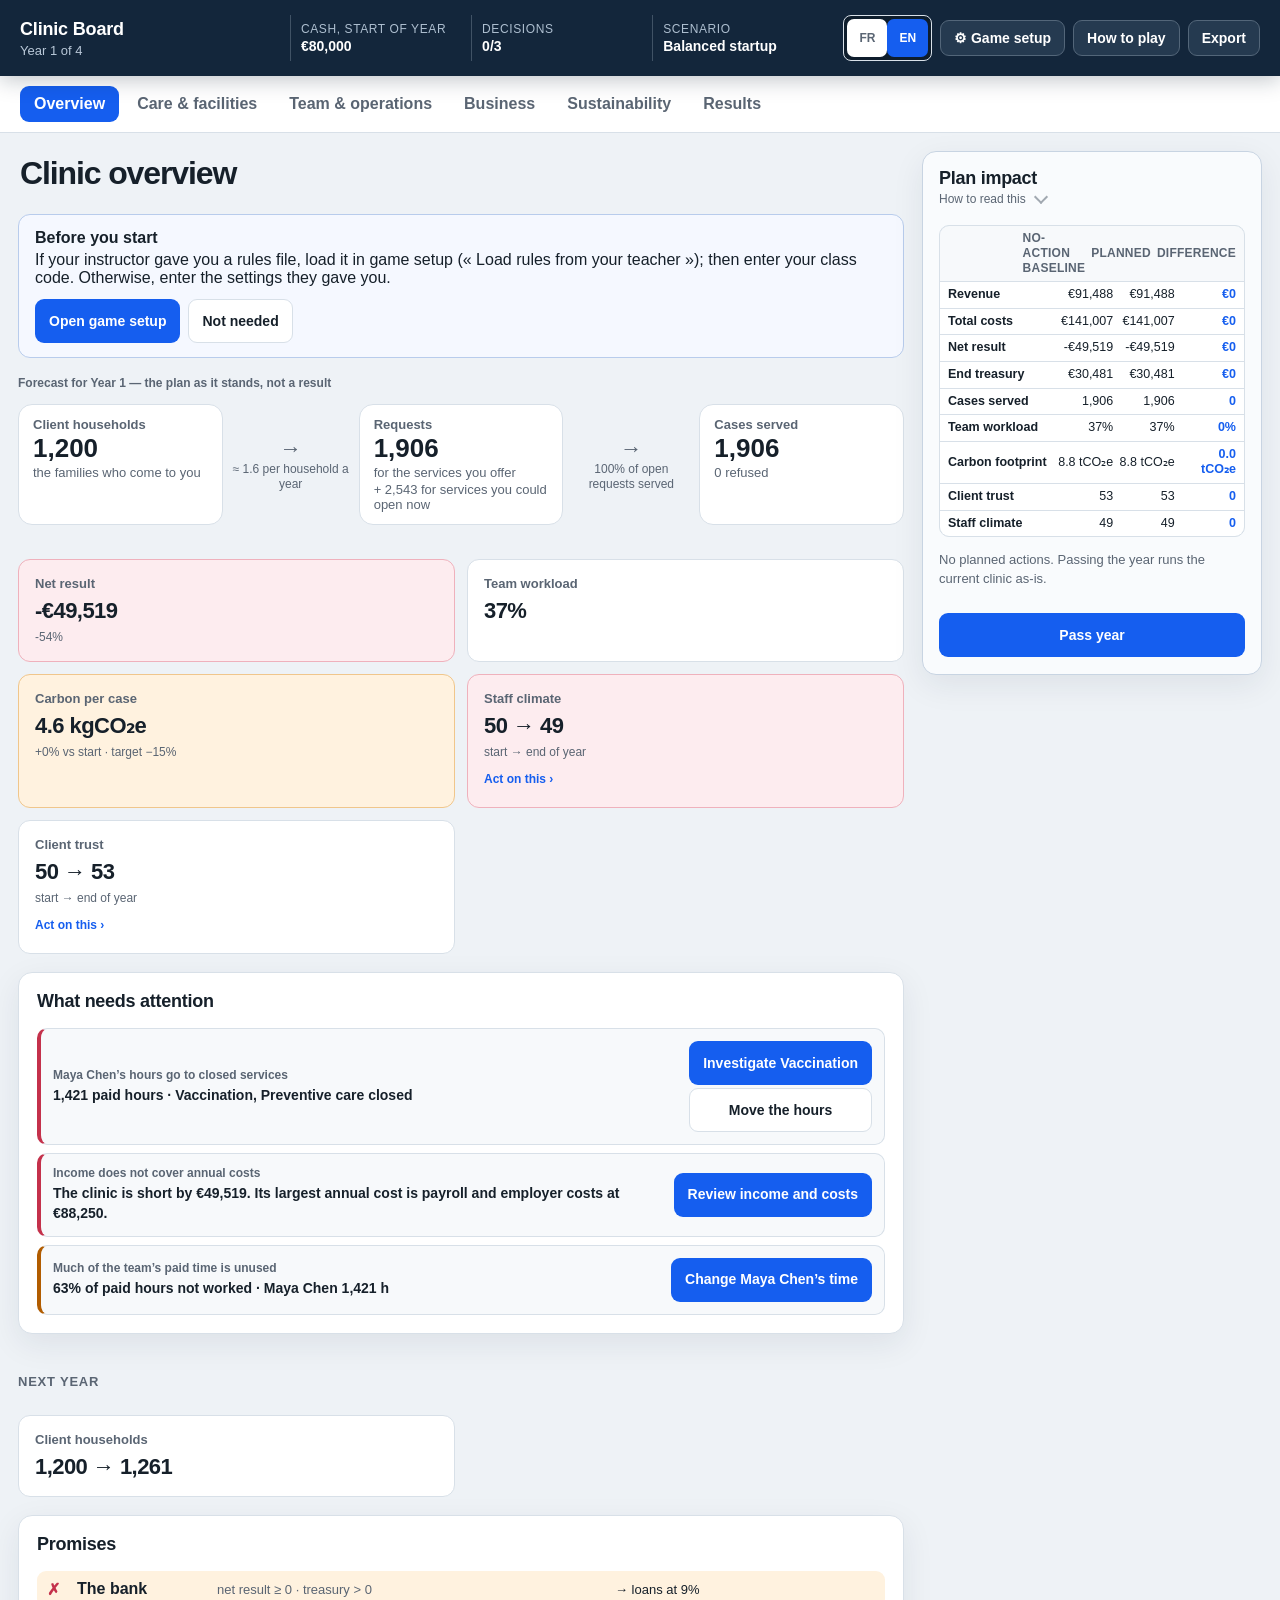
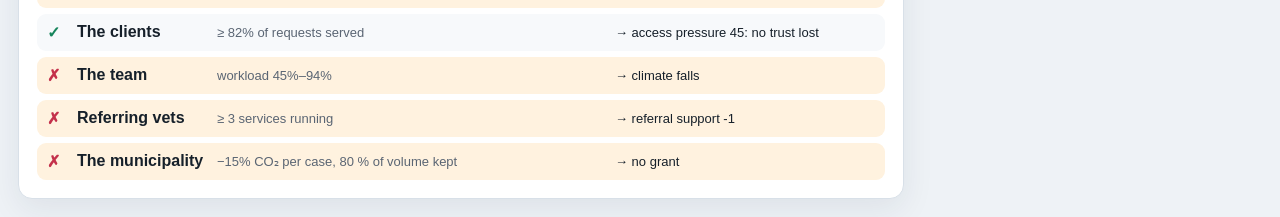
<file: index.html>
<!doctype html>
<html lang="en">
  <head>
    <meta charset="utf-8">
    <meta name="viewport" content="width=device-width, initial-scale=1">
    <title>Veterinary Clinic Systems Simulation</title>
    <link rel="icon" href="data:,">
    <link rel="stylesheet" href="styles.css?v=bd58ee1d">
  </head>
  <body>
    <main id="app" class="app"></main>
    <div id="announcer" class="sr-only" aria-live="polite" aria-atomic="true"></div>
    <script src="i18n.js?v=ca4cb0c1"></script>
    <script src="data.js?v=34dafd43"></script>
    <script src="app.js?v=5fd32e7f"></script>
  </body>
</html>
</file>
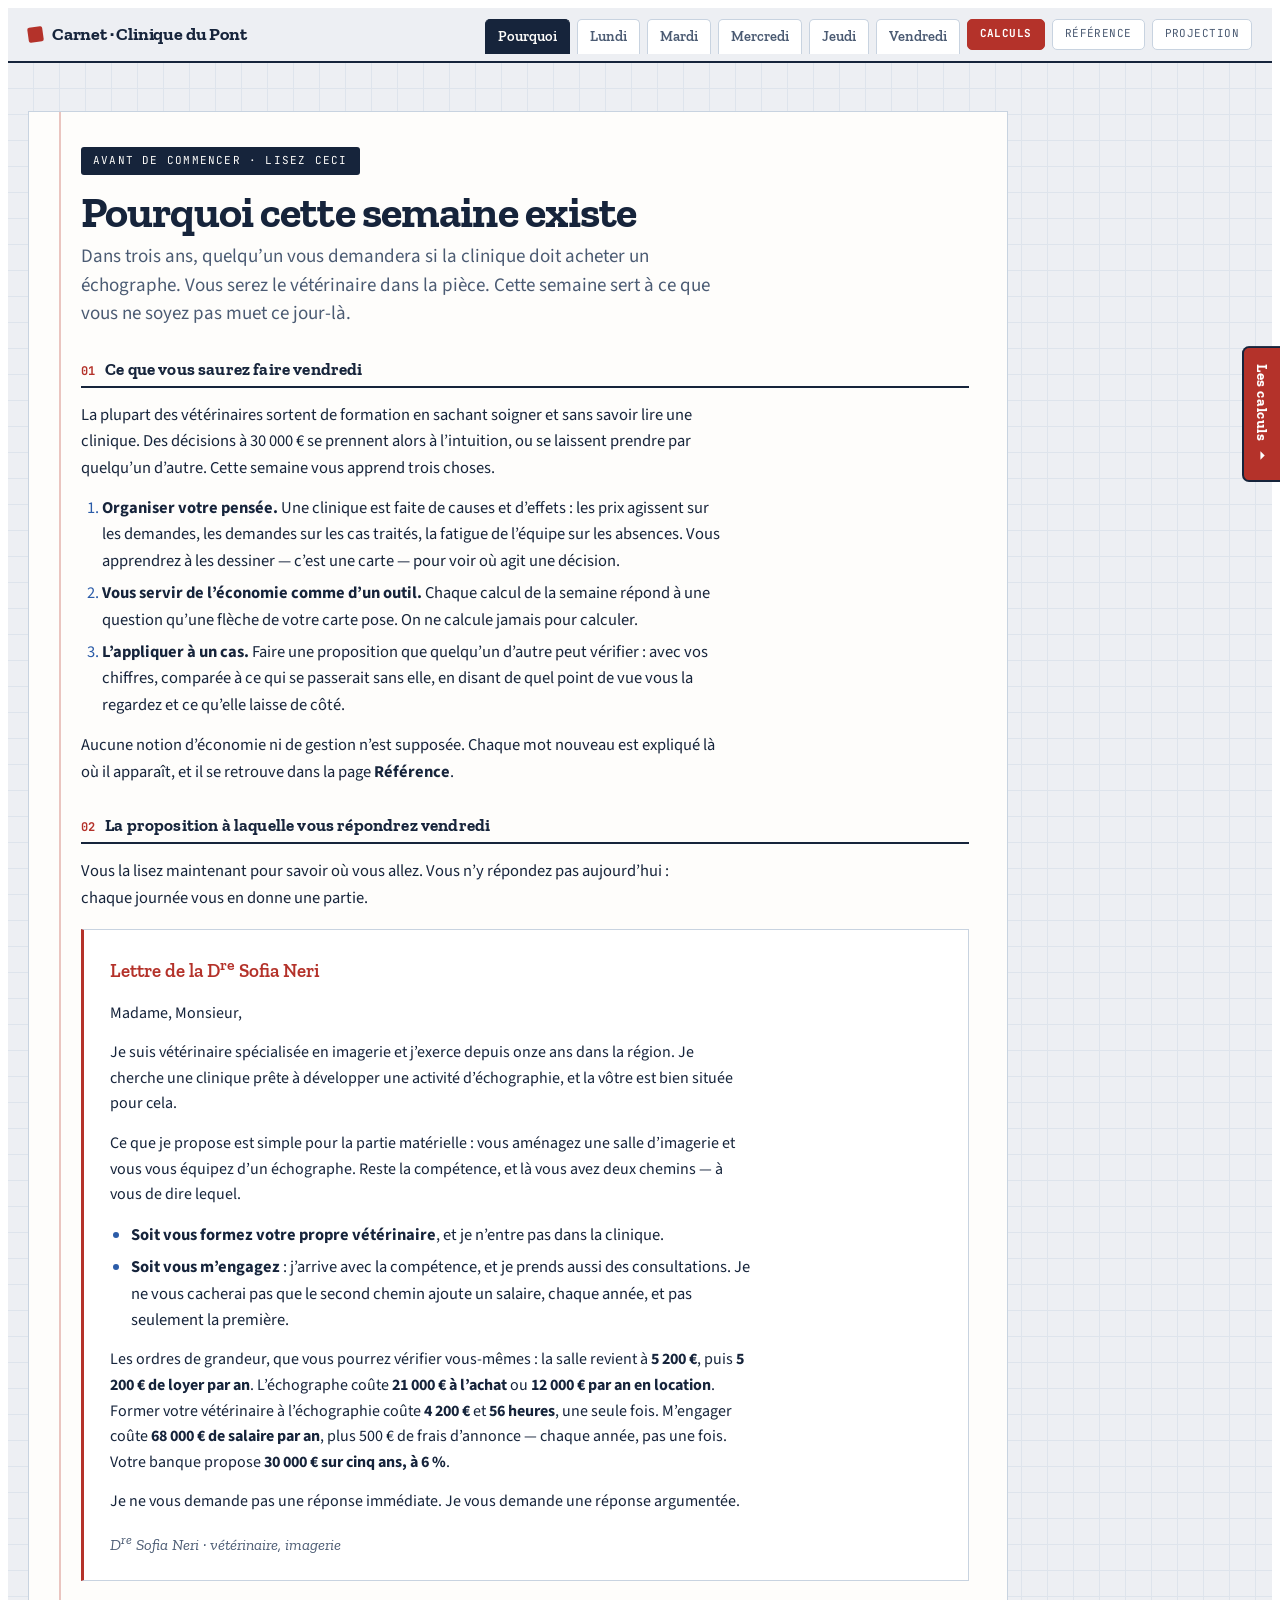
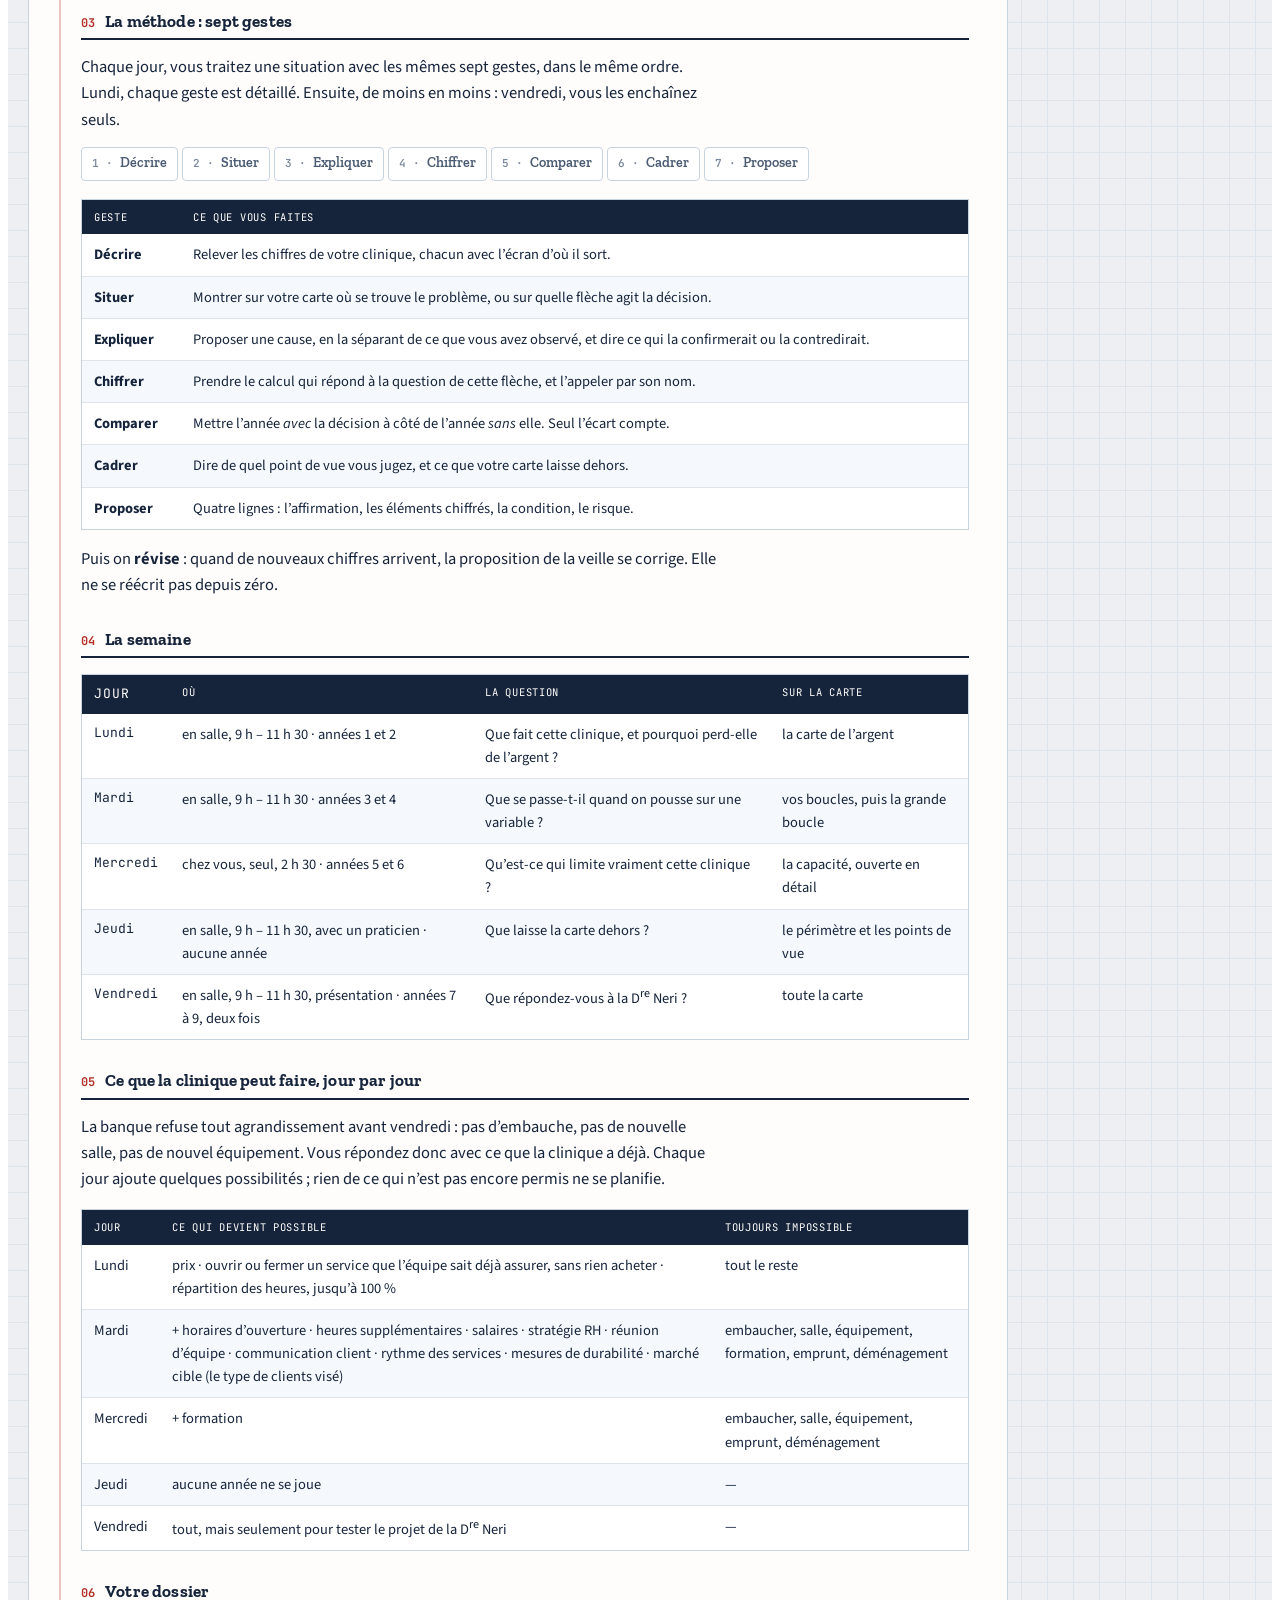
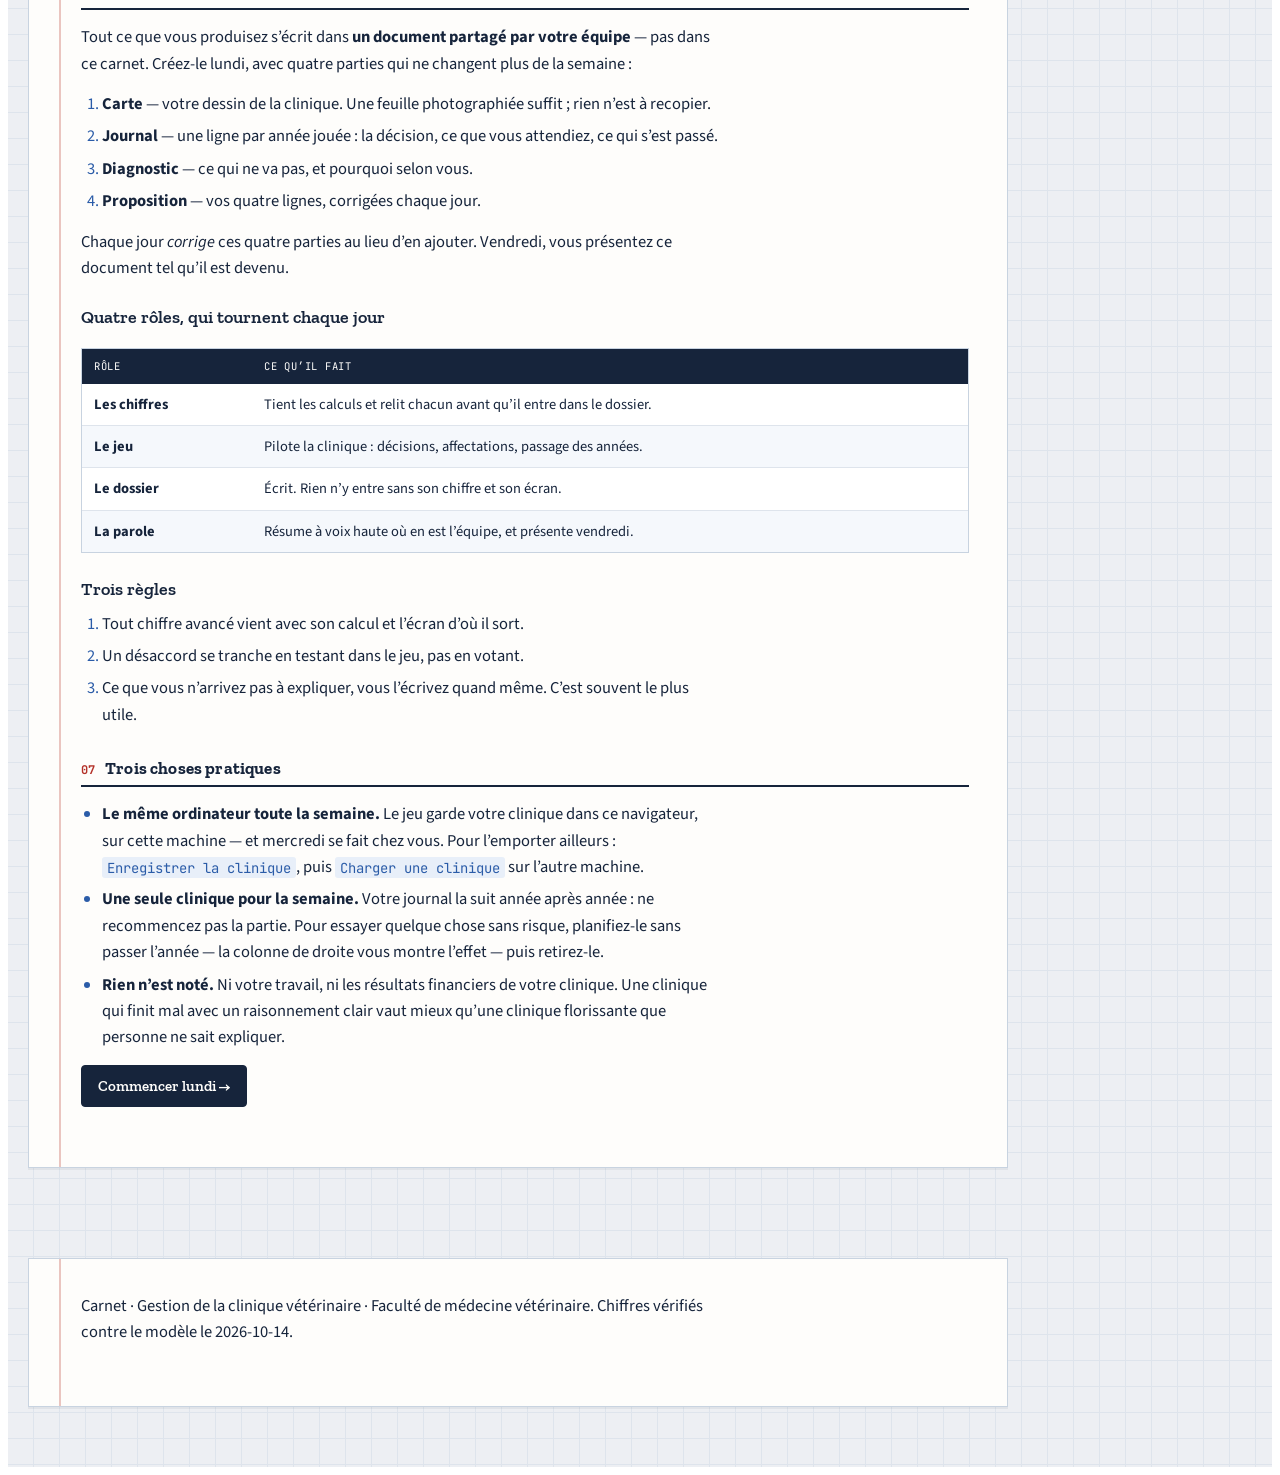
<file: carnet.html>
<!doctype html>
<html lang="fr">
<head>
<meta charset="utf-8">
<meta name="viewport" content="width=device-width, initial-scale=1">
<title>Carnet · Clinique du Pont</title>
<link rel="preconnect" href="https://fonts.googleapis.com">
<link rel="preconnect" href="https://fonts.gstatic.com" crossorigin>
<link rel="stylesheet" href="https://fonts.googleapis.com/css2?family=Zilla+Slab:wght@400;500;600;700&family=Source+Sans+3:ital,wght@0,400;0,600;0,700;1,400&family=JetBrains+Mono:wght@400;700&display=swap">
<style>
  :root{
    --papier:#FEFDFB; --bureau:#EDEFF3; --carte:#FFFFFF; --grille:#DEE4EC; --grille-forte:#C8D3E0;
    --encre:#16243B; --encre-douce:#4B5B73; --encre-pale:#7C8AA0;
    --bleu:#2B5CA8; --bleu-pale:#E8EFF9; --rouge:#B4322A; --rouge-pale:#FBEDEB;
    --vert:#2F6B4F; --vert-pale:#E9F2ED; --jaune:#F6E7A8;
    --slab:"Zilla Slab",Georgia,serif; --sans:"Source Sans 3",-apple-system,Segoe UI,Helvetica,Arial,sans-serif;
    --mono:"JetBrains Mono",ui-monospace,Menlo,Consolas,monospace;
    --rail:340px;
  }
  @media (prefers-color-scheme:dark){:root:not([data-theme="light"]){
    --papier:#182029; --bureau:#0E131A; --carte:#1F2833; --grille:#1C2531; --grille-forte:#2E3B4C;
    --encre:#E6ECF4; --encre-douce:#AFBDD0; --encre-pale:#7F8EA4;
    --bleu:#7FA9E8; --bleu-pale:#1B2A44; --rouge:#E4857C; --rouge-pale:#33211F;
    --vert:#7FC29B; --vert-pale:#18291F; --jaune:#4A4021;}}
  :root[data-theme="dark"]{--papier:#182029;--bureau:#0E131A;--carte:#1F2833;--grille:#1C2531;--grille-forte:#2E3B4C;--encre:#E6ECF4;--encre-douce:#AFBDD0;--encre-pale:#7F8EA4;--bleu:#7FA9E8;--bleu-pale:#1B2A44;--rouge:#E4857C;--rouge-pale:#33211F;--vert:#7FC29B;--vert-pale:#18291F;--jaune:#4A4021;}
  *{box-sizing:border-box}
  .carnet,.carnet-haut{
    container-type:inline-size; container-name:carnet;
    color:var(--encre); font-family:var(--sans); font-size:16.5px; line-height:1.6;
    background-color:var(--bureau);
    background-image:linear-gradient(var(--grille) 1px,transparent 1px),linear-gradient(90deg,var(--grille) 1px,transparent 1px);
    background-size:26px 26px; background-position:-1px -1px;
    -webkit-font-smoothing:antialiased;
  }
  /* ---------- en-tête ---------- */
  .tete{position:sticky;top:0;z-index:40;background:var(--bureau);border-bottom:2px solid var(--encre)}
  .tete-in{max-width:1340px;margin:0 auto;padding:9px 20px;display:flex;align-items:center;gap:7px;flex-wrap:wrap}
  .marque{font-family:var(--slab);font-weight:700;font-size:18px;letter-spacing:-.01em;margin-right:auto;display:flex;align-items:center;gap:9px}
  .marque i{display:block;width:15px;height:15px;background:var(--rouge);border-radius:2px;transform:rotate(-8deg)}
  .onglet{font:inherit;font-family:var(--slab);font-size:14.5px;font-weight:600;padding:5px 12px 6px;border:1.5px solid var(--grille-forte);border-bottom:none;border-radius:5px 5px 0 0;background:var(--carte);color:var(--encre-douce);cursor:pointer;position:relative;top:2px}
  .onglet[aria-current="true"]{background:var(--encre);border-color:var(--encre);color:var(--papier)}
  .onglet.mini{font-family:var(--mono);font-size:11px;font-weight:400;letter-spacing:.04em;text-transform:uppercase;border-radius:5px;top:0;border-bottom:1.5px solid var(--grille-forte)}
  .sauve{width:100%;font-family:var(--mono);font-size:10.5px;color:var(--encre-pale);letter-spacing:.03em}
  /* ---------- mise en page ---------- */
  .page{max-width:1340px;margin:0 auto;padding:22px 20px 60px;display:grid;grid-template-columns:minmax(0,1fr);gap:24px}
  html.rail-ouvert .page{grid-template-columns:minmax(0,1fr) var(--rail)}
  /* La grille reste sur le sous-main. Le texte, lui, est pose sur une feuille pleine :
     c'est la marge rouge et le papier qui portent l'identite du carnet, pas des lignes
     qui passeraient sous chaque phrase. */
  .colonne{max-width:980px;width:100%;background:var(--papier);border:1.5px solid var(--grille-forte);
    padding:34px 38px 46px 52px;position:relative;box-shadow:0 2px 0 rgba(22,36,59,.06)}
  .colonne::before{content:"";position:absolute;left:30px;top:0;bottom:0;width:1.5px;background:var(--rouge);opacity:.28}
  @container carnet (max-width:620px){.colonne{padding:22px 18px 34px 26px}.colonne::before{left:14px}}
  .jour{display:block;padding:26px 0 70px}
  html.interactif .jour{display:none}
  html.interactif .jour.actif{display:block}
  /* Les commandes qui n’ont de sens qu’avec le script ne s’affichent qu’avec lui. */
  .onglet,.poignee{display:none}
  html.interactif .onglet{display:inline-block}
  /* ---------- typographie ---------- */
  h1{font-family:var(--slab);font-weight:700;font-size:clamp(31px,5.2vw,44px);line-height:1.06;letter-spacing:-.02em;margin:0 0 8px}
  h2{font-family:var(--slab);font-weight:600;font-size:25px;line-height:1.2;margin:30px 0 10px}
  h3{font-family:var(--slab);font-weight:600;font-size:18px;margin:22px 0 7px}
  p{margin:0 0 14px;max-width:80ch}
  ul,ol{margin:0 0 14px;padding-left:21px;max-width:80ch}li{margin-bottom:6px}
  li::marker{color:var(--bleu)}
  code{font-family:var(--mono);font-size:.84em;background:var(--bleu-pale);color:var(--bleu);padding:1.5px 5px;border-radius:3px;white-space:nowrap}
  strong{font-weight:700}
  .chapeau{font-size:19px;line-height:1.5;color:var(--encre-douce);max-width:70ch;margin:0 0 4px}
  /* ---------- rubans de jour ---------- */
  .ruban{display:inline-flex;align-items:center;gap:9px;font-family:var(--mono);font-size:11px;letter-spacing:.11em;text-transform:uppercase;color:var(--papier);background:var(--encre);padding:5px 12px;border-radius:3px;margin-bottom:14px}
  .ruban.maison{background:var(--rouge)}
  .ruban.presente{background:var(--vert)}
  /* ---------- blocs ---------- */
  .bloc{margin:30px 0 0;position:relative}
  .bloc-tete{display:flex;align-items:baseline;gap:10px;border-bottom:2px solid var(--encre);padding-bottom:5px;margin-bottom:14px}
  .bloc-num{font-family:var(--mono);font-size:12px;font-weight:700;color:var(--rouge)}
  .bloc-titre{font-family:var(--slab);font-weight:700;font-size:17px;letter-spacing:.01em;margin:0}
  .bloc-min{font-family:var(--mono);font-size:11px;color:var(--encre-pale);margin-left:auto}
  /* ---------- briefing ---------- */
  .brief{background:var(--carte);border:1.5px solid var(--grille-forte);border-left:5px solid var(--bleu);padding:18px 20px;margin:0 0 6px}
  .brief h3{margin-top:0;color:var(--bleu)}
  .brief .sortie{margin:12px 0 0;padding-top:12px;border-top:1px dashed var(--grille-forte)}
  .brief .sortie strong{font-family:var(--mono);font-size:11px;letter-spacing:.08em;text-transform:uppercase;color:var(--encre-pale);display:block;margin-bottom:4px}
  /* ---------- annotations ---------- */
  .note-rouge{border-left:4px solid var(--rouge);background:var(--rouge-pale);padding:13px 16px;margin:16px 0}
  .note-rouge p{margin:0;max-width:none}.note-rouge p+p{margin-top:8px}
  .note-verte{border-left:4px solid var(--vert);background:var(--vert-pale);padding:13px 16px;margin:16px 0}
  .note-verte p{margin:0;max-width:none}.note-verte p+p{margin-top:8px}
  .surligne{background:linear-gradient(transparent 58%,var(--jaune) 58%);padding:0 2px}
  /* ---------- tableaux ---------- */
  .defile{overflow-x:auto;margin:16px 0;border:1.5px solid var(--grille-forte);background:var(--carte)}
  table{width:100%;border-collapse:collapse;font-size:14.5px}
  th,td{text-align:left;padding:9px 12px;border-bottom:1px solid var(--grille);vertical-align:top}
  thead th{font-family:var(--mono);font-size:10.5px;letter-spacing:.07em;text-transform:uppercase;color:var(--papier);background:var(--encre);font-weight:400;border-bottom:none;white-space:nowrap}
  tbody tr:last-child td{border-bottom:none}
  tbody tr:nth-child(even){background:color-mix(in srgb,var(--bleu-pale) 45%,transparent)}
  td.n,th.n{font-family:var(--mono);font-variant-numeric:tabular-nums;white-space:nowrap}
  /* ---------- saisie ---------- */
  label{display:grid;gap:4px;font-size:13px;font-weight:600;color:var(--encre-douce)}
  input,select,textarea{width:100%;font:inherit;font-size:15px;color:var(--encre);background:var(--carte);border:1.5px solid var(--grille-forte);border-radius:4px;padding:7px 9px}
  input:focus,select:focus,textarea:focus{outline:2px solid var(--bleu);outline-offset:1px;border-color:var(--bleu)}
  textarea{min-height:74px;resize:vertical;line-height:1.5;font-size:15px}
  td input,td select{padding:5px 7px;font-size:14px}
  .btn{font:inherit;font-family:var(--slab);font-size:15px;font-weight:600;padding:8px 16px;border-radius:4px;border:1.5px solid var(--encre);background:var(--encre);color:var(--papier);cursor:pointer}
  .btn.creux{background:transparent;color:var(--encre)}
  .btn:hover{opacity:.88}
  /* ---------- étapes ---------- */
  .etapes{counter-reset:e;list-style:none;padding:0;margin:14px 0}
  .etapes>li{counter-increment:e;position:relative;padding-left:40px;margin-bottom:18px}
  .etapes>li::before{content:counter(e);position:absolute;left:0;top:-1px;width:27px;height:27px;border-radius:4px;background:var(--bleu);color:#fff;font-family:var(--mono);font-size:13px;font-weight:700;display:grid;place-items:center}
  /* ---------- verrou ---------- */
  .verrou{border:2px dashed var(--grille-forte);padding:16px;margin:14px 0;background:var(--carte)}
  .verrou-l{display:flex;gap:10px;align-items:flex-end;flex-wrap:wrap}
  .verrou-l label{flex:0 0 165px}
  .reponse{margin-top:14px;padding-top:14px;border-top:2px solid var(--vert)}
  /* ---------- boucle ---------- */
  .boucle{display:block;width:100%;height:auto;margin:16px 0;background:var(--carte);border:1.5px solid var(--grille-forte)}
  .boucle text{font-family:var(--sans);font-size:11px;fill:var(--encre)}
  .boucle .num{font-family:var(--mono);font-size:13px;font-weight:700;fill:var(--rouge)}
  /* ---------- le rail des calculatrices ---------- */
  .poignee{position:fixed;right:0;top:46%;z-index:50;transform:translateY(-50%);writing-mode:vertical-rl;font-family:var(--slab);font-weight:700;font-size:15px;letter-spacing:.04em;padding:16px 9px;border:2px solid var(--encre);border-right:none;border-radius:7px 0 0 7px;background:var(--rouge);color:#fff;cursor:pointer}
  html.interactif .poignee{display:block}
  html.interactif.rail-ouvert .poignee{display:none}
  .rail{display:block;padding:16px 0 40px}
  html.interactif .rail{display:none;position:sticky;top:64px;align-self:start;max-height:calc(100dvh - 78px);overflow-y:auto;overscroll-behavior:contain;padding:16px 0 40px}
  html.interactif.rail-ouvert .rail{display:block}
  html.interactif .rail-tete{position:sticky;top:0;background:var(--bureau);z-index:2;padding-top:2px}
  .rail-tete{display:flex;align-items:center;gap:8px;border-bottom:2px solid var(--encre);padding-bottom:7px;margin-bottom:12px}
  .rail-tete h2{font-size:19px;margin:0;margin-right:auto}
  .calc>summary{list-style:none}
  .calc:not([open])>*:not(summary){display:none}
  html:not(.interactif) .calc>*{display:block!important}
  .calc{background:var(--carte);border:1.5px solid var(--grille-forte);border-top:4px solid var(--bleu);padding:13px 14px;margin-bottom:12px}
  .calc>summary{list-style:none;cursor:pointer;display:flex;flex-direction:column;gap:0}
  .calc>summary::-webkit-details-marker{display:none}
  .calc>summary::after{content:"+";position:absolute;right:14px;top:11px;font-family:var(--mono);color:var(--bleu);font-weight:700}
  .calc{position:relative}
  .calc[open]>summary::after{content:"−"}
  .calc>summary{align-items:flex-start}
  .calc .form{font-family:var(--mono);font-size:11.5px;color:var(--encre-douce);background:var(--bleu-pale);padding:7px 9px;margin:10px 0 8px;border-radius:3px;line-height:1.45}
  .calc .champs{display:grid;gap:9px;margin-bottom:10px}
  .calc output{display:block;background:var(--encre);color:var(--papier);padding:11px 13px;min-height:44px;font-size:14px;border-radius:3px}
  .calc output .gros{display:block;font-family:var(--slab);font-size:21px;font-weight:700;line-height:1.2;margin-bottom:3px}
  .calc .pq{font-size:13px;color:var(--encre-douce);margin:9px 0 0;max-width:none}
  .calc .pq b{color:var(--encre);font-weight:700}
  .report{display:inline-block;font-family:var(--mono);font-size:10px;color:var(--bleu);background:var(--bleu-pale);padding:1px 6px;border-radius:99px;margin-left:5px}
  .rail-note{font-size:13px;color:var(--encre-pale);margin:4px 0 14px}
  @container carnet (max-width:1180px){
    .page{--rail:300px}
    html.interactif.rail-ouvert .colonne{max-width:none}
  }
  @container carnet (max-width:900px){ .page{--rail:272px} }
  @container carnet (max-width:720px){
    html.rail-ouvert .page{grid-template-columns:minmax(0,1fr)}
    html.interactif.rail-ouvert .rail{position:fixed;left:0;right:0;bottom:0;top:auto;width:auto;max-height:min(46vh,420px);overflow-y:auto;background:var(--bureau);border-top:2px solid var(--encre);box-shadow:0 -6px 18px rgba(22,36,59,.18);padding:12px 16px 18px;z-index:45;margin:0}
    html.interactif.rail-ouvert .page{padding-bottom:calc(min(46vh,420px) + 16px)}
    html.interactif.rail-ouvert .poignee{display:none}
  }
  @container carnet (max-width:620px){.marque{width:100%;margin-bottom:3px}.verrou-l label{flex:1 1 100%}}
  /* ---------- mode projection ---------- */
  html.projection{font-size:19px}
  html.projection .colonne{max-width:900px}
  html.projection h1{font-size:44px}
  html.projection .bloc-titre{font-size:26px}
  html.projection .chapeau{font-size:22px}
  html.projection input,html.projection textarea,html.projection .verrou,html.projection .sauve{display:none!important}
  html.projection .defile table{font-size:18px}
  html.projection .etapes li{font-size:19px}
  html.projection .bloc{border-width:2px}
  /* ---------- les concepts nommes ---------- */
  .outil{border-left:3px solid var(--bleu);background:var(--bleu-pale);padding:14px 18px;margin:18px 0}
  .outil h3{margin:0 0 6px;font-size:19px;color:var(--bleu)}
  .outil p{margin:0 0 9px}.outil p:last-child{margin-bottom:0}
  .outil .def{font-size:16px}
  .nom-outil{font-family:var(--slab);font-weight:700;font-size:16.5px;display:block;line-height:1.25}
  .sous-outil{font-size:13.5px;color:var(--encre-douce);display:block;line-height:1.35;margin-top:1px}
  .exemple-nom{border:1.5px solid var(--grille-forte);border-left:3px solid var(--bleu);background:var(--carte);padding:11px 15px;margin:14px 0;max-width:420px}
  span.form{display:inline-block;font-family:var(--mono);font-size:12.5px;background:var(--carte);
    border:1px solid var(--grille-forte);padding:3px 8px;border-radius:3px;margin-top:5px;white-space:normal}
  /* ---------- la situation du jour ---------- */
  .drill{border-left:3px solid var(--vert);background:var(--vert-pale);padding:14px 18px;margin:14px 0}
  .drill h3{margin:0 0 8px;font-size:18px;color:var(--vert)}
  .drill p{margin:0 0 7px}.drill p:last-child{margin-bottom:0}
  .situation{border:2px solid var(--encre);background:var(--carte);padding:20px 22px;margin:18px 0}
  .situation h3{margin:0 0 10px;font-size:21px}
  .situation blockquote{margin:14px 0;padding:12px 16px;background:var(--jaune);border:0;
    font-family:var(--slab);font-size:17px;line-height:1.45;font-style:italic}
  .situation .consigne{font-family:var(--mono);font-size:11px;letter-spacing:.09em;text-transform:uppercase;
    color:var(--encre-pale);margin:16px 0 8px}
  .situation ol{padding-left:19px}.situation ol li{margin-bottom:9px}
  /* ---------- ce que l'equipe depose ---------- */
  .depot{border:1.5px dashed var(--vert);background:var(--vert-pale);padding:16px 20px;margin:18px 0}
  .depot h3{margin:0 0 8px;font-size:18px;color:var(--vert)}
  .depot p:last-child,.depot ol:last-child,.depot ul:last-child{margin-bottom:0}
  .depot .consigne{font-size:14px;color:var(--encre-douce);font-style:italic}
  .jour-tag{font-family:var(--mono);font-size:10px;letter-spacing:.06em;text-transform:uppercase;
    color:var(--encre-pale);margin-left:6px}
  /* ---------- la lettre de vendredi ---------- */
  .lettre{background:var(--carte);border:1.5px solid var(--grille-forte);border-left:3px solid var(--rouge);padding:22px 26px;margin:18px 0}
  .lettre h3{margin:0 0 14px;font-size:19px;color:var(--rouge)}
  .lettre p{font-size:16px}
  .lettre .signature{font-family:var(--slab);font-style:italic;color:var(--encre-douce);margin-bottom:0}
  .terme{font-weight:700;color:var(--bleu);white-space:nowrap}
  .def-courte{color:var(--encre-douce);font-size:.94em}
  .def-courte::before{content:"— "}
  td.ou{color:var(--encre-douce);font-size:.9em}
  .boucle .num{font-family:var(--mono);font-size:13px;font-weight:700;fill:var(--rouge)}
  .chemin{font-family:var(--mono);font-size:12.5px;background:var(--bleu-pale);color:var(--bleu);padding:2px 7px;border-radius:3px;display:inline-block;line-height:1.5}
  .chemin code{background:none;padding:0;color:inherit}
  .vers-rail{font-family:var(--mono);font-size:12.5px;line-height:1.55;color:var(--encre-douce);
    border-top:1.5px solid var(--grille-forte);padding-top:10px;margin-top:18px}
  .vers-rail strong{font-family:var(--sans);color:var(--encre)}
  td.en,.en{font-style:italic;color:var(--encre-douce)}
  .btn.gros{font-size:17px;padding:11px 22px}
  @media print{
    .carnet{background:#fff;background-image:none}.colonne{border:0;box-shadow:none;padding:0}.colonne::before{display:none}.tete,.poignee,.verrou{display:none!important}.rail{display:block!important;position:static!important;height:auto!important;max-height:none!important;width:auto!important;border:0;padding:0;break-before:page}.rail input,.rail button,.rail output,.rail .calc-sortie{display:none!important}.rail .calc>*{display:block!important}
    .jour{display:block!important;break-before:page}.jour:first-of-type{break-before:auto}
    .defile,.calc{background:#fff}
  }

  /* Repli : sans requetes de conteneur, on retombe sur la fenetre. Moins juste dans un LMS,
     mais jamais pire qu'avant. */
  @supports not (container-type: inline-size){
    @media(max-width:1180px){ .page{--rail:300px} html.interactif.rail-ouvert .colonne{max-width:none} }
    @media(max-width:900px){ .page{--rail:272px} }
    @media(max-width:720px){
      html.rail-ouvert .page{grid-template-columns:minmax(0,1fr)}
      html.interactif.rail-ouvert .rail{position:fixed;left:0;right:0;bottom:0;top:auto;width:auto;max-height:min(46vh,420px);overflow-y:auto;background:var(--bureau);border-top:2px solid var(--encre);box-shadow:0 -6px 18px rgba(22,36,59,.18);padding:12px 16px 18px;z-index:45;margin:0}
      html.interactif.rail-ouvert .page{padding-bottom:calc(min(46vh,420px) + 16px)}
    }
    @media(max-width:620px){.colonne{padding:22px 18px 34px 26px}.colonne::before{left:14px}.marque{width:100%;margin-bottom:3px}.verrou-l label{flex:1 1 100%}}
  }
  /* ---------- refonte : la méthode, la carte, les activités ---------- */
  .cycle{list-style:none;display:flex;flex-wrap:wrap;gap:4px;padding:0;margin:14px 0 18px;max-width:none;counter-reset:geste}
  .cycle li{counter-increment:geste;margin:0;font-family:var(--slab);font-weight:600;font-size:14px;padding:4px 10px 5px;border:1.5px solid var(--grille-forte);border-radius:4px;background:var(--carte);color:var(--encre-douce)}
  .cycle li::before{content:counter(geste) " · ";font-family:var(--mono);font-size:11px;color:var(--encre-pale)}
  .cycle li.ici{background:var(--encre);border-color:var(--encre);color:var(--papier)}
  .cycle li.ici::before{color:var(--papier)}
  .horaire td:first-child,.horaire th:first-child{font-family:var(--mono);font-size:13px;white-space:nowrap}
  .horaire tr.pause td{color:var(--encre-pale);font-style:italic}
  .bloc-heure{font-family:var(--mono);font-size:11px;color:var(--papier);background:var(--bleu);padding:1px 6px;border-radius:3px}
  .activite .objectif{font-size:17px;border-left:4px solid var(--bleu);padding-left:12px}
  .activite .objectif strong:first-child,.activite .fini strong:first-child,.activite .bloque strong:first-child{display:block;font-family:var(--mono);font-size:11px;letter-spacing:.08em;text-transform:uppercase;color:var(--encre-pale);font-weight:400}
  .etapes{counter-reset:etape;list-style:none;padding-left:0}
  .etapes>li{counter-increment:etape;position:relative;padding-left:34px;margin-bottom:9px}
  .etapes>li::before{content:counter(etape);position:absolute;left:0;top:1px;width:23px;height:23px;border-radius:50%;background:var(--bleu-pale);color:var(--bleu);font-family:var(--mono);font-size:12px;font-weight:700;display:flex;align-items:center;justify-content:center}
  .fini{background:var(--vert-pale);border:1.5px solid var(--vert);border-radius:4px;padding:10px 14px;margin:16px 0 10px}
  .bloque{background:var(--carte);border:1.5px dashed var(--grille-forte);border-radius:4px;padding:10px 14px;margin:0 0 10px;font-size:15.5px}
  .voir-jeu{background:var(--bleu-pale);border-radius:4px;padding:10px 14px;margin:10px 0 14px}
  .voir-jeu strong:first-child{color:var(--bleu)}
  .dossier-jour{background:var(--carte);border:1.5px solid var(--grille-forte);border-top:4px solid var(--encre);padding:14px 18px;margin:18px 0 6px}
  .dossier-jour h3{margin-top:0}
  .dossier-jour ol{margin-bottom:0}
  .carte-svg{display:block;width:100%;max-width:640px;height:auto;margin:10px 0 16px}
  .carte-svg .noeud rect{fill:var(--carte);stroke:var(--encre);stroke-width:1.5}
  .carte-svg .noeud text{fill:var(--encre);font-family:var(--slab);font-weight:600;font-size:15px;text-anchor:middle;dominant-baseline:central}
  .carte-svg .fleche{stroke:var(--encre-douce);stroke-width:1.6;fill:none;marker-end:url(#pointe)}
  .carte-svg #pointe path{fill:var(--encre-douce)}
  .carte-svg .lettre{font-family:var(--mono);font-weight:700;font-size:14px;text-anchor:middle;dominant-baseline:central}
  .carte-svg .lettre.s{fill:var(--vert)}
  .carte-svg .lettre.o{fill:var(--rouge)}
  .carte-svg .pastille{fill:var(--papier);stroke:var(--grille-forte)}
  .equipes td:first-child{font-family:var(--slab);font-weight:700;white-space:nowrap}
  .concept{background:var(--carte);border:1.5px solid var(--grille-forte);border-left:5px solid var(--encre);padding:12px 16px;margin:0 0 12px}
  .concept h3{margin:0 0 4px}
  .concept p{margin-bottom:8px}
  .concept p:last-child{margin-bottom:0}
  .avant-demain{background:var(--rouge-pale);border:1.5px solid var(--rouge);border-radius:4px;padding:12px 16px;margin:20px 0 6px}
  .avant-demain h3{margin-top:0;color:var(--rouge)}
  .rail .sur-carte{font-size:13.5px;color:var(--encre-douce);border-left:3px solid var(--bleu);padding-left:8px;margin:8px 0}
  .defile code,.voir-jeu code,.etapes code{white-space:normal}
  .onglet.mini.onglet-calculs{background:var(--rouge);border-color:var(--rouge);color:#fff;font-weight:700}
  .onglet.mini.onglet-calculs[aria-pressed="true"]{background:var(--encre);border-color:var(--encre)}
  .permis{background:var(--vert-pale);border:1.5px solid var(--vert);border-radius:4px;padding:12px 16px;margin:16px 0 6px}
  .permis h3{margin-top:0;color:var(--vert)}
  .permis p:last-child{margin-bottom:0}
  tr.groupe th{background:var(--encre);color:var(--papier);font-family:var(--slab);font-size:14px;text-align:left;padding:6px 10px}
</style>
</head>
<body>
<div class="carnet-haut"><header class="tete"><div class="tete-in">
  <span class="marque"><i></i>Carnet · Clinique du Pont</span>
  <button class="onglet" data-aller="accueil">Pourquoi</button>
  <button class="onglet" data-aller="lundi">Lundi</button>
  <button class="onglet" data-aller="mardi">Mardi</button>
  <button class="onglet" data-aller="mercredi">Mercredi</button>
  <button class="onglet" data-aller="jeudi">Jeudi</button>
  <button class="onglet" data-aller="vendredi">Vendredi</button>
  <button class="onglet mini onglet-calculs" data-rail-bascule aria-pressed="false">Calculs</button>
  <button class="onglet mini" data-aller="reference">Référence</button>
  <button class="onglet mini" data-projection>Projection</button>
</div></header></div>
<button class="poignee" data-rail>Les calculs ▸</button>

<div class="carnet"><div class="page">
<main>
<section class="jour" id="accueil"><div class="colonne"><span class="ruban">Avant de commencer · lisez ceci</span><h1>Pourquoi cette semaine existe</h1><p class="chapeau">Dans trois ans, quelqu’un vous demandera si la clinique doit acheter un échographe. Vous serez le vétérinaire dans la pièce. Cette semaine sert à ce que vous ne soyez pas muet ce jour-là.</p>

<div class="bloc"><div class="bloc-tete"><span class="bloc-num">01</span><h2 class="bloc-titre">Ce que vous saurez faire vendredi</h2></div>
<p>La plupart des vétérinaires sortent de formation en sachant soigner et sans savoir lire une clinique. Des décisions à 30 000 € se prennent alors à l’intuition, ou se laissent prendre par quelqu’un d’autre. Cette semaine vous apprend trois choses.</p>
<ol>
<li><strong>Organiser votre pensée.</strong> Une clinique est faite de causes et d’effets : les prix agissent sur les demandes, les demandes sur les cas traités, la fatigue de l’équipe sur les absences. Vous apprendrez à les dessiner — c’est une carte — pour voir où agit une décision.</li>
<li><strong>Vous servir de l’économie comme d’un outil.</strong> Chaque calcul de la semaine répond à une question qu’une flèche de votre carte pose. On ne calcule jamais pour calculer.</li>
<li><strong>L’appliquer à un cas.</strong> Faire une proposition que quelqu’un d’autre peut vérifier : avec vos chiffres, comparée à ce qui se passerait sans elle, en disant de quel point de vue vous la regardez et ce qu’elle laisse de côté.</li>
</ol>
<p>Aucune notion d’économie ni de gestion n’est supposée. Chaque mot nouveau est expliqué là où il apparaît, et il se retrouve dans la page <strong>Référence</strong>.</p></div>

<div class="bloc"><div class="bloc-tete"><span class="bloc-num">02</span><h2 class="bloc-titre">La proposition à laquelle vous répondrez vendredi</h2></div>
<p>Vous la lisez maintenant pour savoir où vous allez. Vous n’y répondez pas aujourd’hui : chaque journée vous en donne une partie.</p>
<div class="lettre"><h3>Lettre de la D<sup>re</sup> Sofia Neri</h3><p>Madame, Monsieur,</p><p>Je suis vétérinaire spécialisée en imagerie et j’exerce depuis onze ans dans la région. Je cherche une clinique prête à développer une activité d’échographie, et la vôtre est bien située pour cela.</p><p>Ce que je propose est simple pour la partie matérielle : vous aménagez une salle d’imagerie et vous vous équipez d’un échographe. Reste la compétence, et là vous avez deux chemins — à vous de dire lequel.</p>
<ul><li><strong>Soit vous formez votre propre vétérinaire</strong>, et je n’entre pas dans la clinique.</li><li><strong>Soit vous m’engagez</strong> : j’arrive avec la compétence, et je prends aussi des consultations. Je ne vous cacherai pas que le second chemin ajoute un salaire, chaque année, et pas seulement la première.</li></ul>
<p>Les ordres de grandeur, que vous pourrez vérifier vous-mêmes : la salle revient à <strong>5 200 €</strong>, puis <strong>5 200 € de loyer par an</strong>. L’échographe coûte <strong>21 000 € à l’achat</strong> ou <strong>12 000 € par an en location</strong>. Former votre vétérinaire à l’échographie coûte <strong>4 200 €</strong> et <strong>56 heures</strong>, une seule fois. M’engager coûte <strong>68 000 € de salaire par an</strong>, plus 500 € de frais d’annonce — chaque année, pas une fois. Votre banque propose <strong>30 000 € sur cinq ans, à 6 %</strong>.</p><p>Je ne vous demande pas une réponse immédiate. Je vous demande une réponse argumentée.</p><p class="signature">D<sup>re</sup> Sofia Neri · vétérinaire, imagerie</p></div></div>

<div class="bloc"><div class="bloc-tete"><span class="bloc-num">03</span><h2 class="bloc-titre">La méthode : sept gestes</h2></div>
<p>Chaque jour, vous traitez une situation avec les mêmes sept gestes, dans le même ordre. Lundi, chaque geste est détaillé. Ensuite, de moins en moins : vendredi, vous les enchaînez seuls.</p>
<ol class="cycle"><li>Décrire</li><li>Situer</li><li>Expliquer</li><li>Chiffrer</li><li>Comparer</li><li>Cadrer</li><li>Proposer</li></ol>
<div class="defile"><table><thead><tr><th>Geste</th><th>Ce que vous faites</th></tr></thead><tbody>
<tr><td><strong>Décrire</strong></td><td>Relever les chiffres de votre clinique, chacun avec l’écran d’où il sort.</td></tr>
<tr><td><strong>Situer</strong></td><td>Montrer sur votre carte où se trouve le problème, ou sur quelle flèche agit la décision.</td></tr>
<tr><td><strong>Expliquer</strong></td><td>Proposer une cause, en la séparant de ce que vous avez observé, et dire ce qui la confirmerait ou la contredirait.</td></tr>
<tr><td><strong>Chiffrer</strong></td><td>Prendre le calcul qui répond à la question de cette flèche, et l’appeler par son nom.</td></tr>
<tr><td><strong>Comparer</strong></td><td>Mettre l’année <em>avec</em> la décision à côté de l’année <em>sans</em> elle. Seul l’écart compte.</td></tr>
<tr><td><strong>Cadrer</strong></td><td>Dire de quel point de vue vous jugez, et ce que votre carte laisse dehors.</td></tr>
<tr><td><strong>Proposer</strong></td><td>Quatre lignes : l’affirmation, les éléments chiffrés, la condition, le risque.</td></tr>
</tbody></table></div>
<p>Puis on <strong>révise</strong> : quand de nouveaux chiffres arrivent, la proposition de la veille se corrige. Elle ne se réécrit pas depuis zéro.</p></div>

<div class="bloc"><div class="bloc-tete"><span class="bloc-num">04</span><h2 class="bloc-titre">La semaine</h2></div>
<div class="defile"><table class="horaire"><thead><tr><th>Jour</th><th>Où</th><th>La question</th><th>Sur la carte</th></tr></thead><tbody>
<tr><td>Lundi</td><td>en salle, 9 h – 11 h 30 · années 1 et 2</td><td>Que fait cette clinique, et pourquoi perd-elle de l’argent ?</td><td>la carte de l’argent</td></tr>
<tr><td>Mardi</td><td>en salle, 9 h – 11 h 30 · années 3 et 4</td><td>Que se passe-t-il quand on pousse sur une variable ?</td><td>vos boucles, puis la grande boucle</td></tr>
<tr><td>Mercredi</td><td>chez vous, seul, 2 h 30 · années 5 et 6</td><td>Qu’est-ce qui limite vraiment cette clinique ?</td><td>la capacité, ouverte en détail</td></tr>
<tr><td>Jeudi</td><td>en salle, 9 h – 11 h 30, avec un praticien · aucune année</td><td>Que laisse la carte dehors ?</td><td>le périmètre et les points de vue</td></tr>
<tr><td>Vendredi</td><td>en salle, 9 h – 11 h 30, présentation · années 7 à 9, deux fois</td><td>Que répondez-vous à la D<sup>re</sup> Neri ?</td><td>toute la carte</td></tr>
</tbody></table></div></div>

<div class="bloc" id="permis-semaine"><div class="bloc-tete"><span class="bloc-num">05</span><h2 class="bloc-titre">Ce que la clinique peut faire, jour par jour</h2></div>
<p>La banque refuse tout agrandissement avant vendredi : pas d’embauche, pas de nouvelle salle, pas de nouvel équipement. Vous répondez donc avec ce que la clinique a déjà. Chaque jour ajoute quelques possibilités ; rien de ce qui n’est pas encore permis ne se planifie.</p>
<div class="defile"><table><thead><tr><th>Jour</th><th>Ce qui devient possible</th><th>Toujours impossible</th></tr></thead><tbody>
<tr><td>Lundi</td><td>prix · ouvrir ou fermer un service que l’équipe sait déjà assurer, sans rien acheter · répartition des heures, jusqu’à 100 %</td><td>tout le reste</td></tr>
<tr><td>Mardi</td><td>+ horaires d’ouverture · heures supplémentaires · salaires · stratégie RH · réunion d’équipe · communication client · rythme des services · mesures de durabilité · marché cible (le type de clients visé)</td><td>embaucher, salle, équipement, formation, emprunt, déménagement</td></tr>
<tr><td>Mercredi</td><td>+ formation</td><td>embaucher, salle, équipement, emprunt, déménagement</td></tr>
<tr><td>Jeudi</td><td>aucune année ne se joue</td><td>—</td></tr>
<tr><td>Vendredi</td><td>tout, mais seulement pour tester le projet de la D<sup>re</sup> Neri</td><td>—</td></tr>
</tbody></table></div></div>

<div class="bloc"><div class="bloc-tete"><span class="bloc-num">06</span><h2 class="bloc-titre">Votre dossier</h2></div>
<p>Tout ce que vous produisez s’écrit dans <strong>un document partagé par votre équipe</strong> — pas dans ce carnet. Créez-le lundi, avec quatre parties qui ne changent plus de la semaine :</p>
<ol>
<li><strong>Carte</strong> — votre dessin de la clinique. Une feuille photographiée suffit ; rien n’est à recopier.</li>
<li><strong>Journal</strong> — une ligne par année jouée : la décision, ce que vous attendiez, ce qui s’est passé.</li>
<li><strong>Diagnostic</strong> — ce qui ne va pas, et pourquoi selon vous.</li>
<li><strong>Proposition</strong> — vos quatre lignes, corrigées chaque jour.</li>
</ol>
<p>Chaque jour <em>corrige</em> ces quatre parties au lieu d’en ajouter. Vendredi, vous présentez ce document tel qu’il est devenu.</p>
<h3>Quatre rôles, qui tournent chaque jour</h3>
<div class="defile"><table><thead><tr><th>Rôle</th><th>Ce qu’il fait</th></tr></thead><tbody><tr><td><strong>Les chiffres</strong></td><td>Tient les calculs et relit chacun avant qu’il entre dans le dossier.</td></tr><tr><td><strong>Le jeu</strong></td><td>Pilote la clinique : décisions, affectations, passage des années.</td></tr><tr><td><strong>Le dossier</strong></td><td>Écrit. Rien n’y entre sans son chiffre et son écran.</td></tr><tr><td><strong>La parole</strong></td><td>Résume à voix haute où en est l’équipe, et présente vendredi.</td></tr></tbody></table></div>
<h3>Trois règles</h3>
<ol><li>Tout chiffre avancé vient avec son calcul et l’écran d’où il sort.</li><li>Un désaccord se tranche en testant dans le jeu, pas en votant.</li><li>Ce que vous n’arrivez pas à expliquer, vous l’écrivez quand même. C’est souvent le plus utile.</li></ol></div>

<div class="bloc"><div class="bloc-tete"><span class="bloc-num">07</span><h2 class="bloc-titre">Trois choses pratiques</h2></div>
<ul><li><strong>Le même ordinateur toute la semaine.</strong> Le jeu garde votre clinique dans ce navigateur, sur cette machine — et mercredi se fait chez vous. Pour l’emporter ailleurs : <code>Enregistrer la clinique</code>, puis <code>Charger une clinique</code> sur l’autre machine.</li>
<li><strong>Une seule clinique pour la semaine.</strong> Votre journal la suit année après année : ne recommencez pas la partie. Pour essayer quelque chose sans risque, planifiez-le sans passer l’année — la colonne de droite vous montre l’effet — puis retirez-le.</li>
<li><strong>Rien n’est noté.</strong> Ni votre travail, ni les résultats financiers de votre clinique. Une clinique qui finit mal avec un raisonnement clair vaut mieux qu’une clinique florissante que personne ne sait expliquer.</li></ul>
<p><button class="btn" data-aller="lundi">Commencer lundi →</button></p></div>
</div></section>
<section class="jour" id="lundi"><div class="colonne"><span class="ruban">Lundi · en salle · 9 h – 11 h 30</span><h1>Lire une clinique</h1><p class="chapeau">La clinique traite 100 % de ce qu’elle propose et perd <strong>64 969 €</strong>. Les deux sont vrais en même temps. Aujourd’hui, vous apprenez à la décrire avec des chiffres, à la dessiner, et à juger une première proposition.</p>
<ol class="cycle"><li class="ici">Décrire</li><li class="ici">Situer</li><li class="ici">Expliquer</li><li class="ici">Chiffrer</li><li class="ici">Comparer</li><li class="ici">Cadrer</li><li class="ici">Proposer</li></ol>
<div class="defile"><table class="horaire"><thead><tr><th>Heure</th><th>Ce que vous faites</th></tr></thead><tbody>
<tr><td>9 h 00</td><td>00 · Ouverture</td></tr><tr><td>9 h 10</td><td>01 · Premier regard</td></tr><tr><td>9 h 20</td><td>02 · La carte de l’argent</td></tr><tr><td>9 h 50</td><td>03 · La proposition de l’associé</td></tr><tr class="pause"><td>10 h 30</td><td>pause</td></tr><tr><td>10 h 40</td><td>04 · Deux années</td></tr><tr><td>11 h 15</td><td>05 · Premier diagnostic</td></tr><tr><td>11 h 30</td><td>fin</td></tr></tbody></table></div>
<div class="dossier-jour"><h3>Ce soir, votre dossier contient</h3><ol><li><strong>Carte</strong> — la carte de l’argent, avec neuf chiffres.</li><li><strong>Proposition</strong> — votre réponse à l’associé, en quatre lignes.</li><li><strong>Journal</strong> — deux lignes, une par année jouée.</li><li><strong>Diagnostic</strong> — quatre phrases.</li></ol></div>
<div class="permis"><h3>Permis aujourd’hui</h3><p><strong>Prix · ouvrir ou fermer un service que l’équipe sait déjà assurer</strong> (le jeu l’ouvre sans rien acheter ni apprendre) <strong>· répartition des heures, jusqu’à 100 %</strong>.</p><p><strong>Pas encore</strong> : tout le reste — voir la page <strong>Pourquoi</strong>, bloc 05.</p></div>

<div class="bloc activite"><div class="bloc-tete"><span class="bloc-num">00</span><h2 class="bloc-titre">Ouverture</h2><span class="bloc-heure">9 h 00</span><span class="bloc-min">10 min</span></div>
<p class="objectif"><strong>Objectif</strong> Savoir à quoi sert la semaine et comment votre équipe travaille.</p>
<ol class="etapes"><li>Écoutez la lettre de la D<sup>re</sup> Neri (page <strong>Pourquoi</strong>, bloc 02).</li><li>Créez le document partagé de l’équipe, avec ses quatre parties : Carte, Journal, Diagnostic, Proposition.</li><li>Répartissez les quatre rôles pour aujourd’hui.</li></ol>
<p class="fini"><strong>Vous avez fini quand</strong> le document existe, chacun peut l’ouvrir, et chacun a un rôle.</p></div>

<div class="bloc activite"><div class="bloc-tete"><span class="bloc-num">01</span><h2 class="bloc-titre">Premier regard</h2><span class="bloc-heure">9 h 10</span><span class="bloc-min">10 min</span></div>
<p class="objectif"><strong>Objectif</strong> Repérer où la clinique montre ses chiffres.</p>
<ol class="etapes"><li>Ouvrez le jeu. Parcourez les six onglets : <code>Vue d’ensemble</code>, <code>Soins et installations</code>, <code>Équipe et opérations</code>, <code>Gestion</code>, <code>Durabilité</code>, <code>Résultats</code>.</li><li>Gardez une question en tête : <em>une clinique qui traite tout ce qu’on lui demande, pourquoi perd-elle de l’argent ?</em></li><li>Chacun note une idée. Une seule.</li></ol>
<div class="note-rouge"><p><strong>Ne passez pas l’année.</strong> Tout le monde doit partir de la même clinique pour le bloc suivant.</p></div>
<p class="fini"><strong>Vous avez fini quand</strong> chaque membre de l’équipe a noté une idée.</p>
<p class="bloque"><strong>Si vous bloquez</strong> commencez par l’onglet <code>Gestion</code>.</p></div>

<div class="bloc activite"><div class="bloc-tete"><span class="bloc-num">02</span><h2 class="bloc-titre">La carte de l’argent</h2><span class="bloc-heure">9 h 20</span><span class="bloc-min">30 min</span></div>
<p class="objectif"><strong>Objectif</strong> Dessiner comment l’argent circule dans la clinique, et mettre un chiffre sur chaque case.</p>
<p>Une <span class="terme">carte causale</span> <span class="def-courte">un dessin des causes et de leurs effets</span> relie des variables par des flèches. Une flèche va d’une cause vers un effet, et porte une lettre, toujours pour la même question : <em>« si le premier augmente, sans rien changer d’autre, le second augmente-t-il ou baisse-t-il ? »</em></p>
<ul><li><strong>S</strong> — dans le <strong>même sens</strong> : il monte, l’autre monte.</li><li><strong>O</strong> — en sens <strong>opposé</strong> : il monte, l’autre baisse.</li></ul>
<svg class="carte-svg" viewBox="0 0 640 380" role="img" aria-labelledby="carte-argent-titre"><title id="carte-argent-titre">La carte de l’argent : prix, demandes, capacité, cas traités, recettes, coûts variables, coûts fixes, résultat net, trésorerie</title>
<defs><marker id="pointe" viewBox="0 0 10 10" refX="9" refY="5" markerWidth="7" markerHeight="7" orient="auto-start-reverse"><path d="M0,0 L10,5 L0,10 z"/></marker></defs>
<path class="fleche" d="M170,45 L243,45"/><path class="fleche" d="M95,67 L95,166"/><path class="fleche" d="M170,190 L243,190"/><path class="fleche" d="M170,322 L262,214"/><path class="fleche" d="M320,168 L320,69"/><path class="fleche" d="M320,212 L320,311"/><path class="fleche" d="M395,58 L478,170"/><path class="fleche" d="M545,67 L545,166"/><path class="fleche" d="M395,322 L478,210"/><path class="fleche" d="M545,212 L545,311"/>
<g class="noeud"><rect x="20" y="23" width="150" height="44" rx="6"/><text x="95" y="45">Prix</text></g>
<g class="noeud"><rect x="245" y="23" width="150" height="44" rx="6"/><text x="320" y="45">Recettes</text></g>
<g class="noeud"><rect x="470" y="23" width="150" height="44" rx="6"/><text x="545" y="45">Coûts fixes</text></g>
<g class="noeud"><rect x="20" y="168" width="150" height="44" rx="6"/><text x="95" y="190">Demandes</text></g>
<g class="noeud"><rect x="245" y="168" width="150" height="44" rx="6"/><text x="320" y="190">Cas traités</text></g>
<g class="noeud"><rect x="470" y="168" width="150" height="44" rx="6"/><text x="545" y="190">Résultat net</text></g>
<g class="noeud"><rect x="20" y="313" width="150" height="44" rx="6"/><text x="95" y="335">Capacité</text></g>
<g class="noeud"><rect x="245" y="313" width="150" height="44" rx="6"/><text x="320" y="335">Coûts variables</text></g>
<g class="noeud"><rect x="470" y="313" width="150" height="44" rx="6"/><text x="545" y="335">Trésorerie</text></g>
<circle class="pastille" cx="207" cy="30" r="11"/><text class="lettre s" x="207" y="30">S</text>
<circle class="pastille" cx="112" cy="117" r="11"/><text class="lettre o" x="112" y="117">O</text>
<circle class="pastille" cx="207" cy="175" r="11"/><text class="lettre s" x="207" y="175">S</text>
<circle class="pastille" cx="230" cy="276" r="11"/><text class="lettre s" x="230" y="276">S</text>
<circle class="pastille" cx="337" cy="117" r="11"/><text class="lettre s" x="337" y="117">S</text>
<circle class="pastille" cx="337" cy="262" r="11"/><text class="lettre s" x="337" y="262">S</text>
<circle class="pastille" cx="451" cy="102" r="11"/><text class="lettre s" x="451" y="102">S</text>
<circle class="pastille" cx="562" cy="117" r="11"/><text class="lettre o" x="562" y="117">O</text>
<circle class="pastille" cx="451" cy="278" r="11"/><text class="lettre o" x="451" y="278">O</text>
<circle class="pastille" cx="562" cy="262" r="11"/><text class="lettre s" x="562" y="262">S</text>
</svg>
<p>Deux mots pour lire les coûts : les <span class="terme">coûts variables</span> <span class="def-courte">consommés par le cas : vaccin, réactif, fil</span> montent avec chaque cas traité ; un <span class="terme">coût fixe</span> <span class="def-courte">existe que le cas ait lieu ou non : salaires, loyer</span> ne bouge pas avec l’activité. Ce n’est pas une question de montant, mais de ce qui fait apparaître le coût.</p>
<h3>Où lire chaque chiffre</h3>
<p>Ce sont des <strong>prévisions pour l’année 1</strong> : elle n’a pas encore eu lieu.</p>
<div class="defile"><table><thead><tr><th>Case</th><th>Où la lire</th></tr></thead><tbody>
<tr><td>Prix</td><td><span class="chemin">Soins et installations › <code>Explorer les services</code></span> → fiche de la consultation → <code>Prix actuel</code></td></tr>
<tr><td>Demandes</td><td><span class="chemin">Vue d’ensemble</span> → bandeau du haut, case <code>Demandes</code> — et dessous, les demandes pour des services ouvrables maintenant</td></tr>
<tr><td>Capacité</td><td><span class="chemin">Équipe et opérations</span> → carte <code>Charge de l’équipe</code> : la part des heures payées qui sert vraiment</td></tr>
<tr><td>Cas traités</td><td><span class="chemin">Vue d’ensemble</span> → bandeau du haut, case <code>Cas traités</code></td></tr>
<tr><td>Recettes</td><td><span class="chemin">Gestion</span> → la barre, repère <code>Recettes</code></td></tr>
<tr><td>Coûts variables</td><td><span class="chemin">Gestion</span> → la barre, <code>Coûts variables</code></td></tr>
<tr><td>Coûts fixes</td><td><span class="chemin">Gestion</span> → la barre, <code>Coûts fixes</code> — vérifiez : <code>Coûts totaux</code> moins <code>Coûts variables</code></td></tr>
<tr><td>Résultat net</td><td><span class="chemin">Gestion</span> → carte <code>Résultat net</code></td></tr>
<tr><td>Trésorerie</td><td><span class="chemin">Gestion</span> → carte <code>Trésorerie finale</code></td></tr>
</tbody></table></div>
<ol class="etapes"><li>Recopiez la carte en grand, sur une feuille.</li><li>Pour chaque case, trouvez le chiffre à l’écran indiqué et écrivez-le dans la case, avec son unité.</li><li>Choisissez deux flèches. Dites leur phrase à voix haute : « si les prix augmentent, sans rien changer d’autre, les demandes… ».</li><li>Photographiez la feuille et placez-la dans le dossier, partie <strong>Carte</strong>.</li></ol>
<p class="fini"><strong>Vous avez fini quand</strong> les neuf cases portent un chiffre et son unité, et que deux phrases ont été dites à voix haute.</p>
<p class="bloque"><strong>Si vous bloquez</strong> sur un chiffre introuvable, écrivez « ? » dans la case et continuez. Votre enseignant passe dans les équipes.</p></div>

<div class="bloc activite"><div class="bloc-tete"><span class="bloc-num">03</span><h2 class="bloc-titre">La proposition de l’associé</h2><span class="bloc-heure">9 h 50</span><span class="bloc-min">40 min</span></div>
<p class="objectif"><strong>Objectif</strong> Répondre à une proposition avec les sept gestes, un par un.</p>
<div class="situation"><p>Votre associé a regardé les comptes et vous écrit :</p><blockquote>« On travaille à pleine capacité et on perd 65 000 €. C’est simple : nos prix sont trop bas. Je propose de les monter de 20 % dès l’an prochain. »</blockquote><p>Il n’attend pas un avis. Il attend des chiffres.</p></div>
<div class="defile"><table class="gestes"><thead><tr><th>Geste</th><th>Ce que vous faites</th></tr></thead><tbody>
<tr><td><strong>1 · Décrire</strong></td><td>Il dit « pleine capacité ». Regardez la case Capacité de votre carte. Est-ce vrai ? De quelle capacité parle-t-il ?</td></tr>
<tr><td><strong>2 · Situer</strong></td><td>Entourez sur votre carte les deux flèches qui partent de Prix. Sa proposition tire dans deux sens : lesquels ?</td></tr>
<tr><td><strong>3 · Expliquer</strong></td><td>Son explication : « les prix sont trop bas ». Écrivez ce qui la confirmerait, et ce qui la contredirait.</td></tr>
<tr><td><strong>4 · Chiffrer</strong></td><td>(a) Quelle part du coût total pèsent les salaires ? <strong>Structure des coûts</strong>. (b) Combien valent, en euros, les heures payées qui ne servent pas ? <strong>Coût de la capacité inutilisée</strong>, une fois par personne.</td></tr>
<tr><td><strong>5 · Comparer</strong></td><td>Testez sa proposition : <strong>Analyse différentielle</strong> (mode d’emploi ci-dessous).</td></tr>
<tr><td><strong>6 · Cadrer</strong></td><td>Dans la colonne de droite, ouvrez <code>Mieux ou moins bien — vu d’où ?</code>. Les comptes s’améliorent-ils ? Et l’accès aux soins ?</td></tr>
<tr><td><strong>7 · Proposer</strong></td><td>Quatre lignes dans le dossier, partie <strong>Proposition</strong> : l’affirmation · les éléments chiffrés · la condition · le risque.</td></tr>
</tbody></table></div>
<div class="voir-jeu"><p><strong>Le test, dans le jeu.</strong> Seule la consultation est ouverte. Passez son prix de 48 € à <strong>58 €</strong> (+20 %, arrondi) : <span class="chemin">Gestion › <code>Prix des services</code></span>. <strong>Ne passez pas l’année.</strong> Dans la colonne de droite, <code>Impact du plan</code>, ligne <code>Résultat net</code> : la colonne <code>Référence sans action</code> donne l’année sans sa proposition, la colonne <code>Planifié</code> l’année avec. Reportez les deux dans le calcul.</p></div>
<p>Pour les heures, ouvrez <span class="chemin">Équipe et opérations</span> → la fiche de chaque personne → onglet Temps : la barre des heures : le nombre au-dessus de la marque (heures disponibles) et <code>travaillées</code>, avec son salaire annuel.</p>
<div class="outil"><h3>Structure des coûts</h3><p class="def">La part que chaque ligne de dépense prend dans le coût total. <span class="form">part = montant de la ligne ÷ coût total × 100</span></p><p>Un montant seul ne dit rien : 103 700 € de salaires est un gros chiffre dans une petite clinique et un petit chiffre dans une grande. La part, elle, se compare.</p><p>L’année 1 n’a pas encore eu lieu : la ligne des salaires se lit dans <span class="chemin">Vue d’ensemble</span>, sous l’alerte <code>Les recettes ne couvrent pas les coûts annuels</code>, qui nomme le coût annuel principal et son montant. Le total : <span class="chemin">Gestion</span> → <code>Coûts totaux</code>. Après une année jouée, toutes les lignes sont dans <span class="chemin"><code>Résultats</code> → <code>Comment le résultat se forme</code></span>.</p></div>
<div class="outil"><h3>Coût de la capacité inutilisée</h3><p class="def">Ce que coûtent les heures payées et non employées. <span class="form">coût = heures inutilisées × (salaire annuel ÷ heures disponibles)</span></p><p>Ces heures sont déjà payées. Elles ne figurent sur aucune ligne de dépense parce qu’elles sont dedans, noyées dans le salaire. Les sortir en euros, c’est transformer « on pourrait mieux s’organiser » en un montant qu’on peut comparer.</p></div>
<div class="outil"><h3>Analyse différentielle</h3><p class="def">L’écart entre l’année avec la décision et l’année sans elle. <span class="form">écart = résultat avec − résultat sans</span></p><p>La question n’est jamais « est-ce que cela rapporte ? » mais « est-ce que cela rapporte <em>plus que de ne rien changer</em> ? ». Le jeu vous donne les deux côte à côte : <code>Référence sans action</code> et <code>Planifié</code>.</p></div>
<p class="vers-rail"><strong>Dans le rail :</strong> <strong>Structure des coûts</strong>, <strong>Coût de la capacité inutilisée</strong>, <strong>Analyse différentielle</strong>.</p>
<p class="fini"><strong>Vous avez fini quand</strong> vos quatre lignes contiennent trois chiffres : la part des salaires, la valeur des heures inutilisées, et l’écart que produit la hausse.</p>
<p class="bloque"><strong>Si vous bloquez</strong> sur le test : on ne lit pas le résultat de la colonne <code>Planifié</code>, on le soustrait de celui de la <code>Référence sans action</code>. C’est l’écart qui répond à l’associé.</p>
<p>Ensuite, décidez : gardez-vous la hausse dans votre plan ? Si oui, elle devient votre décision de l’année 1. Sinon, retirez-la avant le bloc 04.</p></div>

<div class="bloc activite"><div class="bloc-tete"><span class="bloc-num">04</span><h2 class="bloc-titre">Deux années</h2><span class="bloc-heure">10 h 40</span><span class="bloc-min">35 min</span></div>
<p class="objectif"><strong>Objectif</strong> Voir ce que vos décisions font vraiment, en comparant chaque année avec celle que vous auriez eue sans elles.</p>
<p>Deux cases de votre carte ne se lisent pas de la même façon. La <code>Trésorerie finale</code> est un <span class="terme">stock</span> <span class="def-courte">une quantité à un instant donné</span> : l’argent en caisse le 31 décembre. Le <code>Résultat net</code> est un <span class="terme">flux</span> <span class="def-courte">un rythme sur une période</span> : ce que l’année a ajouté ou retiré. Un stock ne change que par des flux : sans emprunt, la trésorerie de fin d’année 1, c’est 160 000 € plus le résultat net de l’année.</p>
<p>Sur votre carte, encadrez deux fois les cases qui sont des stocks.</p>
<h3>Le journal</h3>
<div class="defile"><table><thead><tr><th>Année</th><th>Notre décision (une seule)</th><th>Ce que nous attendons</th><th>Résultat net : Référence → Planifié</th><th>Réalisé</th><th>Ce qui reste à expliquer</th><th>Quelle promesse a bougé, et quand</th></tr></thead><tbody><tr><td>1</td><td></td><td></td><td></td><td></td><td></td><td></td></tr><tr><td>2</td><td></td><td></td><td></td><td></td><td></td><td></td></tr></tbody></table></div>
<ol class="etapes"><li>Choisissez <strong>une</strong> décision pour l’année 1, parmi ce qui est permis aujourd’hui — la hausse de prix, ou autre chose que votre carte vous suggère.</li><li><strong>Avant de passer l’année</strong> : écrivez ce que vous attendez, puis relevez le <code>Résultat net</code> dans les colonnes <code>Référence sans action</code> et <code>Planifié</code>.</li><li>Passez l’année.</li><li>Relevez le résultat net réalisé dans <span class="chemin"><code>Résultats</code> → <code>Résultats de l’année</code></span>. Lisez les <code>Signaux de l’année</code> sur la même page, puis écrivez une chose qui reste à expliquer. Dans <span class="chemin"><code>Vue d’ensemble</code> → <code>Engagements</code></span>, notez si une promesse est passée de ✓ à ✗, ou l’inverse — et si c’est l’année de votre décision ou la suivante.</li><li>Même chose pour l’année 2.</li></ol>
<div class="voir-jeu"><p><strong>Pourquoi deux colonnes ?</strong> L’effet de votre décision, c’est <em>Planifié − Référence</em>. Les prévisions du jeu sont exactes : le réalisé doit être égal au planifié — vérifiez-le. Comparer une année à la précédente, en revanche, mélange votre décision avec tout ce qui change d’une année à l’autre : la première année d’un service, le climat de l’équipe, les clients gagnés ou perdus.</p></div>
<p class="fini"><strong>Vous avez fini quand</strong> les deux lignes du journal sont remplies, la colonne « Planifié » écrite <em>avant</em> de passer l’année.</p>
<p class="bloque"><strong>Si vous bloquez</strong> sur le choix d’une décision : regardez votre carte et demandez-vous quelle case vous voudriez voir bouger. Si vous ouvrez un service, notez sa première année avec attention.</p></div>

<div class="bloc activite"><div class="bloc-tete"><span class="bloc-num">05</span><h2 class="bloc-titre">Premier diagnostic</h2><span class="bloc-heure">11 h 15</span><span class="bloc-min">15 min</span></div>
<p class="objectif"><strong>Objectif</strong> Dire ce qui ne va pas, en séparant ce que vous voyez de ce que vous en pensez.</p>
<p>« La clinique perd de l’argent » est une <span class="terme">observation</span> <span class="def-courte">ce qu’un écran montre</span>. « Elle perd de l’argent parce que ses prix sont trop bas » est une <span class="terme">explication</span> <span class="def-courte">une cause proposée, qui peut être fausse</span> : elle se teste.</p>
<ol class="etapes"><li>Ce que nous observons — avec deux chiffres et leur écran.</li><li>Notre explication.</li><li>Ce qui la confirmerait, ou la contredirait.</li><li>Notre question pour mardi.</li></ol>
<p>Puis entourez, sur votre carte, la case où se trouve selon vous le problème.</p>
<p class="fini"><strong>Vous avez fini quand</strong> les quatre phrases sont dans le dossier, partie <strong>Diagnostic</strong>, et qu’une case est entourée.</p>
<p class="surligne">Avant mardi : rien. Votre clinique reste où elle est.</p></div>

<div class="bloc"><div class="bloc-tete"><span class="bloc-num">06</span><h2 class="bloc-titre">La réponse</h2></div><div class="verrou" data-verrou="lundi"><div class="verrou-l"><label><span>Code de l’enseignant</span><input type="text" inputmode="numeric" data-code></label><button class="btn" data-voir>Voir la réponse</button></div><p class="pq" data-msg></p><div class="reponse" hidden data-reponse></div></div></div>
</div></section>
<section class="jour" id="mardi"><div class="colonne"><span class="ruban">Mardi · en salle · 9 h – 11 h 30</span><h1>Voir le système</h1><p class="chapeau">Hier, vous avez dessiné où va l’argent. Mais une clinique ne se résume pas à ses comptes : des clients attendent, l’équipe se fatigue, l’activité pollue. Aujourd’hui, chaque équipe part d’une autre variable — et vous verrez qu’elles tiennent toutes ensemble.</p>
<ol class="cycle"><li class="ici">Décrire</li><li class="ici">Situer</li><li class="ici">Expliquer</li><li class="ici">Chiffrer</li><li class="ici">Comparer</li><li class="ici">Cadrer</li><li class="ici">Proposer</li></ol>
<div class="defile"><table class="horaire"><thead><tr><th>Heure</th><th>Ce que vous faites</th></tr></thead><tbody><tr><td>9 h 00</td><td>00 · Reprise</td></tr><tr><td>9 h 05</td><td>01 · Votre variable</td></tr><tr class="pause"><td>9 h 30</td><td>pause</td></tr><tr><td>9 h 40</td><td>02 · Assembler</td></tr><tr><td>10 h 05</td><td>03 · Ce que la grande boucle montre</td></tr><tr><td>10 h 20</td><td>04 · « La salle est pleine »</td></tr><tr><td>11 h 05</td><td>05 · Deux années avec votre réponse</td></tr><tr><td>11 h 30</td><td>fin</td></tr></tbody></table></div>
<div class="dossier-jour"><h3>Ce soir, votre dossier contient</h3><ol><li><strong>Carte</strong> — la boucle de votre équipe, puis votre grande carte, marquée ✓ et ✗, avec un trait qui l’entoure et ce qui reste dehors.</li><li><strong>Proposition</strong> — votre réponse à « La salle est pleine », en quatre lignes.</li><li><strong>Journal</strong> — les années 3 et 4.</li></ol></div>
<div class="permis"><h3>Permis à partir d’aujourd’hui</h3><p>En plus de lundi (prix, ouvrir ou fermer un service que l’équipe sait déjà assurer, répartition des heures) : <strong>horaires d’ouverture · heures supplémentaires · salaires · stratégie RH · réunion d’équipe · communication client · rythme des services · mesures de durabilité · marché cible</strong>.</p><p><strong>Toujours impossible</strong> : embaucher, ajouter une salle ou un équipement, former, emprunter, déménager. La banque refuse tout agrandissement avant vendredi.</p></div>

<div class="bloc activite"><div class="bloc-tete"><span class="bloc-num">00</span><h2 class="bloc-titre">Reprise</h2><span class="bloc-heure">9 h 00</span><span class="bloc-min">5 min</span></div>
<p class="objectif"><strong>Objectif</strong> Repartir de ce que chaque équipe cherche à comprendre.</p>
<ol class="etapes"><li>Chaque équipe lit à voix haute sa question pour mardi, écrite hier dans le <strong>Diagnostic</strong>.</li></ol>
<p class="fini"><strong>Vous avez fini quand</strong> les trois questions sont au tableau.</p></div>

<div class="bloc activite"><div class="bloc-tete"><span class="bloc-num">01</span><h2 class="bloc-titre">Votre variable</h2><span class="bloc-heure">9 h 05</span><span class="bloc-min">25 min</span></div>
<p class="objectif"><strong>Objectif</strong> Dessiner ce qui fait bouger une variable de la clinique, et ce qu’elle fait bouger à son tour.</p>
<p>Votre enseignant attribue une variable à chaque équipe. Vous voulez <strong>l’améliorer</strong>.</p>
<div class="defile"><table class="equipes"><thead><tr><th>Équipe</th><th>Votre variable</th><th>Où la lire</th></tr></thead><tbody>
<tr><td>1</td><td><strong>L’accès aux soins</strong> — les demandes qui restent sans réponse</td><td><span class="chemin">Vue d’ensemble</span> → bandeau du haut, case <code>Cas traités</code> : les demandes refusées ; <span class="chemin">Équipe et opérations</span> → <code>Agir sur le climat et la confiance</code> → <code>Pression d’accès</code> (les refus qui s’accumulent) ; colonne de droite → <code>Mieux ou moins bien — vu d’où ?</code> → <code>L’accès aux soins</code></td></tr>
<tr><td>2</td><td><strong>Le climat de l’équipe</strong> — de 0 à 100</td><td><span class="chemin">Vue d’ensemble</span> → carte <code>Climat de l’équipe</code> ; colonne de droite → <code>Mieux ou moins bien — vu d’où ?</code> → <code>Les gens qui font le travail</code></td></tr>
<tr><td>3</td><td><strong>L’empreinte carbone</strong> — en tonnes</td><td><span class="chemin">Durabilité</span> → cartes <code>Empreinte carbone</code> et <code>Par cas traité</code>, puis <code>Origine de l’empreinte</code> ; colonne de droite → <code>Mieux ou moins bien — vu d’où ?</code> → <code>Ce que cela laisse derrière</code></td></tr>
</tbody></table></div>
<p>Hier, la carte de l’argent allait dans un seul sens. Aujourd’hui, cherchez une <span class="terme">boucle causale</span> <span class="def-courte">une carte qui se referme : en suivant les flèches, on revient au point de départ</span>.</p>
<ol class="etapes"><li>Écrivez votre variable au centre d’une grande feuille.</li><li>Trouvez trois à cinq variables qui la font monter ou baisser. Chacune doit exister à un écran du jeu : notez lequel.</li><li>Tracez les flèches. Sur chacune, <strong>S</strong> (même sens) ou <strong>O</strong> (sens opposé), et dites sa phrase à voix haute.</li><li>Continuez dans l’autre sens : sur quoi votre variable agit-elle ? Essayez de revenir jusqu’à elle.</li><li>Testez une flèche dans le jeu.</li></ol>
<div class="voir-jeu"><p><strong>Tester une flèche.</strong> Planifiez un changement sur sa cause, <strong>sans passer l’année</strong>. Regardez dans la colonne de droite si l’effet bouge, et dans le sens que vous avez écrit. Puis retirez le changement.</p></div>
<p class="fini"><strong>Vous avez fini quand</strong> votre feuille porte au moins quatre variables, une lettre sur chaque flèche, une boucle refermée, et une flèche testée dans le jeu.</p>
<p class="bloque"><strong>Si vous bloquez</strong> partez d’une décision que vous pouvez prendre dans le jeu, et demandez-vous ce qu’elle change à votre variable.</p></div>


<div class="bloc activite"><div class="bloc-tete"><span class="bloc-num">02</span><h2 class="bloc-titre">Assembler</h2><span class="bloc-heure">9 h 40</span><span class="bloc-min">25 min</span></div>
<p class="objectif"><strong>Objectif</strong> Relier les trois boucles et la carte de l’argent en une seule carte.</p>
<p>Formez des groupes de trois : <strong>une personne de chaque équipe</strong>. Chacun apporte la boucle de son équipe.</p>
<ol class="etapes"><li>Chacun présente sa boucle en deux minutes : sa variable, deux flèches, la boucle.</li><li>Posez au centre la carte de l’argent de lundi.</li><li>Cherchez les variables qui apparaissent sur plusieurs dessins. Ce sont les points de jonction.</li><li>Reliez tout sur une seule feuille, par ces variables. Une flèche ne relie deux dessins que si les deux personnes concernées savent dire sa phrase.</li><li>Marquez en couleur deux endroits : là où un effet arrive en retard, et là où quelque chose cesse de croître.</li><li>Photographiez la feuille, puis retournez dans votre équipe.</li></ol>
<p class="fini"><strong>Vous avez fini quand</strong> une feuille relie les trois boucles et la carte de l’argent par au moins deux variables communes.</p>
<p class="bloque"><strong>Si vous bloquez</strong> pour trouver une jonction : regardez la case <strong>Cas traités</strong>. Apparaît-elle chez les autres ?</p></div>


<div class="bloc activite"><div class="bloc-tete"><span class="bloc-num">03</span><h2 class="bloc-titre">Ce que la grande boucle montre</h2><span class="bloc-heure">10 h 05</span><span class="bloc-min">15 min</span></div>
<p class="objectif"><strong>Objectif</strong> Nommer quatre choses qu’une grande boucle montre et qu’un tableau de chiffres cache.</p>
<p>Votre enseignant projette une grande boucle, la compare aux vôtres, puis joue devant vous trois années d’une clinique qui force l’allure. Chaque idée ci-dessous se voit dans le jeu.</p>
<div class="concept"><h3>Un délai</h3><p>Le <span class="terme">délai</span> <span class="def-courte">le temps entre une cause et son effet</span> fait apparaître la cause et l’effet sur deux années différentes. Sur la carte : deux traits // sur la flèche.</p><p><strong>Dans le jeu :</strong> un service qui ouvre ne reçoit que 60 % de sa demande la première année ; les heures supplémentaires d’une année reviennent en absences l’année suivante.</p></div>
<div class="concept"><h3>Un plafond</h3><p>Un <span class="terme">plafond</span> <span class="def-courte">une limite qui arrête une croissance</span> transforme une montée en palier. La question utile n’est pas « jusqu’où ça monte ? » mais « qu’est-ce qui l’arrêtera ? ».</p><p><strong>Dans le jeu :</strong> le marché est fini. Sous la case <code>Demandes</code> du bandeau de la vue d’ensemble, les demandes « pour des services ouvrables maintenant » sont ce qui reste à prendre sans rien acheter.</p></div>
<div class="concept"><h3>Un seuil de basculement</h3><p>Un <span class="terme">seuil de basculement</span> <span class="def-courte">un niveau à partir duquel le comportement change d’un coup</span> fait qu’une boucle qui tenait se met à se dégrader.</p><p><strong>Dans le jeu :</strong> sous 50, le climat de l’équipe fait monter les absences ; sous 30, quelqu’un démissionne en fin d’année. Moins de monde, c’est plus de charge pour ceux qui restent — et la charge pèse à son tour sur le climat.</p></div>
<div class="concept"><h3>Une contrainte</h3><p>Une <span class="terme">contrainte</span> <span class="def-courte">la ressource qui limite l’activité, une seule à la fois</span> agit sur toute la boucle : tant qu’elle ne bouge pas, pousser ailleurs ne change rien.</p><p><strong>Dans le jeu :</strong> avant de passer l’année, le jeu ne la nomme pas : comparez ce qui est utilisé à ce qui est disponible — les salles dans <span class="chemin">Soins et installations</span>, les heures dans <span class="chemin">Équipe et opérations</span>. Après, <span class="chemin">Résultats</span> → <code>Contrainte principale</code>, et les refus par cause.</p></div>
<ol class="etapes"><li>Sur votre grande carte, ajoutez // sur chaque délai, une barre sur chaque plafond, un ⚠ sur chaque seuil.</li><li>Entourez ce qui, selon vous, limite votre clinique : la salle ou les heures les plus proches de leur capacité. Vous le vérifierez dans <span class="chemin">Résultats</span> une fois l’année passée.</li></ol>
<p class="fini"><strong>Vous avez fini quand</strong> votre grande carte porte au moins un délai, un plafond, un seuil, et la contrainte entourée.</p></div>


<div class="bloc activite"><div class="bloc-tete"><span class="bloc-num">04</span><h2 class="bloc-titre">« La salle est pleine »</h2><span class="bloc-heure">10 h 20</span><span class="bloc-min">45 min</span></div>
<p class="objectif"><strong>Objectif</strong> Choisir une réponse à une clinique saturée, la prévoir avec votre carte, et la vérifier dans le jeu.</p>
<div class="situation"><p>Réunion d’équipe, début de l’année 3. Des demandes restent sans réponse. Trois propositions sont sur la table :</p>
<ul><li><strong>D<sup>re</sup> Amina Kone</strong> : « Ouvrons plus tard en semaine. Je ferai des heures. »</li><li><strong>Maya Chen</strong> : « Raccourcissons les consultations. »</li><li><strong>Votre associé</strong> : « Montons le prix de la consultation : ça filtrera. »</li></ul>
<p>Et un courrier de la commune demande aux cliniques de réduire les trajets en voiture de leurs clients.</p>
<p>Si, chez vous, ce n’est pas une salle qui est au plus près de sa capacité, remplacez « la salle » par ce que vous trouvez : les propositions restent les mêmes.</p></div>
<div class="defile"><table><thead><tr><th>La proposition</th><th>Où cliquer</th></tr></thead><tbody>
<tr><td>Ouvrir plus tard</td><td><span class="chemin">Équipe et opérations</span> → <code>Horaires d’ouverture</code></td></tr>
<tr><td>Faire des heures</td><td><span class="chemin">Équipe et opérations</span> → fiche de la personne → onglet Temps : au-delà de 100 %, jusqu’à 130 %</td></tr>
<tr><td>Raccourcir les consultations</td><td><span class="chemin">Soins et installations › <code>Explorer les services</code></span> → la consultation → <code>Rythme : temps par rendez-vous</code></td></tr>
<tr><td>Monter le prix</td><td><span class="chemin">Gestion</span> → <code>Prix des services</code> : chaque service y affiche le <code>Prix accepté par vos clients</code> — une fourchette, tant qu’aucune étude du marché local ne la resserre (<span class="chemin">Gestion</span> → <code>Communication et étude de marché</code>). Au-dessus, moins de demandes, et la confiance baisse chaque année.</td></tr>
<tr><td>Changer de clients visés</td><td><span class="chemin">Gestion</span> → <code>Marché cible</code> : chaque type de clients accepte d’autres prix.</td></tr>
<tr><td>Le courrier de la commune</td><td><span class="chemin">Durabilité</span> → <code>Plan d’accès bas carbone</code></td></tr>
</tbody></table></div>
<p>Pour retirer une décision planifiée : la croix à côté d’elle, dans la colonne de droite.</p>
<div class="outil"><h3>Seuil de rentabilité</h3><p class="def">Le nombre de cas à partir duquel on ne perd plus. <span class="form">seuil = coûts fixes ÷ marge moyenne par cas</span> La <span class="terme">marge moyenne par cas</span> <span class="def-courte">ce qu’un cas « ordinaire » de votre clinique laisse une fois payés ses coûts variables</span> se calcule à partir de vos recettes, de vos coûts variables et de vos cas traités.</p><p>Votre clinique gagne déjà de l’argent ? Le seuil sert alors à juger une <em>décision</em> : <strong>combien de cas doit-elle apporter pour payer ce qu’elle coûte ?</strong> Coût fixe ajouté ÷ marge moyenne par cas. Par exemple, une décision qui coûte 12 000 € par an, dans une clinique où le cas moyen laisse 46 €, doit apporter 261 cas de plus.</p></div>
<div class="outil"><h3>Marge de sécurité</h3><p class="def">De combien l’activité peut chuter avant de repasser sous le seuil. <span class="form">(cas traités − seuil) ÷ cas traités × 100</span></p><p>C’est le seul de vos calculs qui parle de l’avenir tel qu’il est : incertain. Une décision qui ajoute des coûts fixes la fait baisser.</p></div>
<ol class="etapes"><li><strong>Une seule carte.</strong> Votre équipe garde une grande carte — la plus complète des trois photos — et la complète. C’est celle-là que vous utiliserez jusqu’à vendredi.</li><li><strong>Décrire.</strong> Relevez ce qui est au plus près de sa capacité, les demandes sans réponse, la <code>Charge de l’équipe</code>, le <code>Climat de l’équipe</code>, la <code>Confiance des clients</code> et l’empreinte <code>Par cas traité</code>.</li><li><strong>Choisir.</strong> Une réponse, deux au plus, parmi les propositions et ce qui est permis aujourd’hui.</li><li><strong>Prévoir avec la carte.</strong> Avant de toucher au jeu : sur chaque case que votre réponse devrait faire bouger, écrivez ↑ ou ↓.</li><li><strong>Comparer.</strong> Planifiez la réponse, <strong>sans passer l’année</strong>. Lisez <code>Référence sans action</code> et <code>Planifié</code>, puis ouvrez <code>Mieux ou moins bien — vu d’où ?</code> (cliquez sur la ligne pour la déplier).</li><li><strong>Vérifier.</strong> Sur la carte, à côté de chaque ↑ ou ↓ : ✓ si le jeu le confirme, ✗ sinon.</li><li><strong>Expliquer chaque ✗.</strong> La flèche est-elle fausse — ou le jeu ne compte-t-il pas cela ? Tracez un trait autour de votre carte : ce que le jeu ne compte pas s’écrit à l’extérieur.</li><li><strong>Chiffrer.</strong> Le <strong>Seuil de rentabilité</strong> de votre réponse : coût fixe ajouté ÷ marge moyenne par cas = cas nécessaires. Le coût fixe ajouté se lit dans <code>Ce que ce choix change</code>, affiché avant de valider la décision : additionnez les lignes <code>Salaires</code>, <code>Charges sociales</code>, <code>Installations</code> et <code>Coûts d’exploitation</code> — pas les <code>Coûts variables</code> ni les <code>Heures supplémentaires</code>, qui suivent l’activité. Comparez aux cas apportés (<code>Cas traités</code>, Planifié − Référence). Puis <strong>Marge de sécurité</strong> : notez votre marge de sécurité en pourcentage, avec la réponse.</li><li><strong>Proposer.</strong> Quatre lignes dans <strong>Proposition</strong> — et dans le risque, ce que votre réponse coûte à l’équipe, aux clients ou au climat.</li></ol>
<p>Tracer ce trait, c’est tracer un <span class="terme">périmètre</span> <span class="def-courte">la limite de ce qu’une carte, ou un modèle, compte</span>. Une carte n’est pas fausse parce qu’elle est incomplète. Elle devient dangereuse quand on oublie ce qu’elle laisse dehors.</p>
<p class="vers-rail"><strong>Dans le rail :</strong> <strong>Seuil de rentabilité</strong>, <strong>Marge de sécurité</strong>.</p>
<p class="fini"><strong>Vous avez fini quand</strong> votre carte porte vos ↑↓ avec leurs ✓ et ✗, au moins une chose écrite hors du trait, les cas nécessaires face aux cas apportés, et vos quatre lignes.</p>
<p class="bloque"><strong>Si vous bloquez</strong> : une réponse qui n’ajoute aucun coût fixe n’a pas de seuil à atteindre — dites-le, c’est une information. Et si mettre l’équipe au-delà de 100 % ne change rien, demandez-vous pourquoi : regardez la contrainte.</p></div>

<div class="bloc activite"><div class="bloc-tete"><span class="bloc-num">05</span><h2 class="bloc-titre">Deux années avec votre réponse</h2><span class="bloc-heure">11 h 05</span><span class="bloc-min">25 min</span></div>
<p class="objectif"><strong>Objectif</strong> Voir ce que votre réponse fait sur deux ans, et ce que la prévision d’un an ne montrait pas.</p>
<ol class="etapes"><li>Gardez votre réponse dans le plan, ou changez-la après la discussion.</li><li>Année 3 : écrivez la ligne du journal (Référence, Planifié avant ; réalisé après), puis passez l’année.</li><li>Année 4 : une décision au plus — ou « aucune décision » — puis passez l’année.</li><li>Sur votre carte, entourez ce qui a bougé en deux ans et que la prévision d’un an ne montrait pas.</li></ol>
<p class="fini"><strong>Vous avez fini quand</strong> les lignes des années 3 et 4 sont au journal, et qu’au moins une case est entourée — ou que vous avez écrit « rien n’a bougé de plus », avec le chiffre qui le montre.</p>
<p class="bloque"><strong>Si vous bloquez</strong> : comparez le <code>Climat de l’équipe</code> et la <code>Confiance des clients</code> de l’année 4 avec ceux que vous aviez relevés au début du bloc 04.</p></div>

<div class="avant-demain"><h3>Avant mercredi</h3><p>Votre clinique a quatre années derrière elle. <code>Enregistrer la clinique</code> et gardez le fichier : mercredi se fait chez vous. Rien d’autre.</p></div>

<div class="bloc"><div class="bloc-tete"><span class="bloc-num">06</span><h2 class="bloc-titre">La réponse</h2></div><div class="verrou" data-verrou="mardi"><div class="verrou-l"><label><span>Code de l’enseignant</span><input type="text" inputmode="numeric" data-code></label><button class="btn" data-voir>Voir la réponse</button></div><p class="pq" data-msg></p><div class="reponse" hidden data-reponse></div></div></div>
</div></section>
<section class="jour" id="mercredi"><div class="colonne"><span class="ruban maison">Mercredi · seul, chez vous · 2 h 30</span><h1>Ce qui limite vraiment la clinique</h1><p class="chapeau">Votre clinique a quatre années derrière elle, et elle ne ressemble plus à celle des autres équipes. Aujourd’hui, vous trouvez ce qui la limite, vous décidez quels services méritent cette ressource rare, et vous jouez les années 5 et 6. Puis vous regardez ce qu’il faudrait pour agrandir.</p>
<ol class="cycle"><li class="ici">Décrire</li><li class="ici">Situer</li><li class="ici">Expliquer</li><li class="ici">Chiffrer</li><li class="ici">Comparer</li><li>Cadrer</li><li class="ici">Proposer</li></ol>
<p>Vous travaillez seul, à votre rythme. Les gestes ne sont plus détaillés : leurs noms suffisent. Prévoyez une pause quand vous en avez besoin.</p>
<div class="defile"><table class="horaire"><thead><tr><th>Durée</th><th>Ce que vous faites</th></tr></thead><tbody>
<tr><td>10 min</td><td>00 · Reprise</td></tr><tr><td>25 min</td><td>01 · Ce qui limite votre clinique</td></tr><tr><td>35 min</td><td>02 · Quels services méritent la ressource rare ?</td></tr><tr><td>30 min</td><td>03 · Deux années</td></tr><tr><td>40 min</td><td>04 · Ce qu’il faudrait pour agrandir</td></tr><tr><td>10 min</td><td>05 · Une question pour jeudi</td></tr></tbody></table></div>
<div class="dossier-jour"><h3>Ce soir, votre dossier contient</h3><ol><li><strong>Diagnostic</strong> — la contrainte de votre clinique, avec son chiffre, et votre classement des services.</li><li><strong>Journal</strong> — les années 5 et 6.</li><li><strong>Proposition</strong> — le premier jet de votre réponse à la D<sup>re</sup> Neri.</li><li>Une question pour le praticien.</li></ol></div>
<div class="permis"><h3>Permis à partir d’aujourd’hui</h3><p>En plus de lundi et mardi : <strong>former une personne</strong> à une nouvelle compétence.</p><p><strong>Toujours impossible</strong> : embaucher, ajouter une salle ou un équipement, emprunter, déménager. Vendredi seulement.</p></div>

<div class="bloc activite"><div class="bloc-tete"><span class="bloc-num">00</span><h2 class="bloc-titre">Reprise</h2><span class="bloc-min">10 min</span></div>
<p class="objectif"><strong>Objectif</strong> Retrouver votre clinique là où vous l’avez laissée.</p>
<ol class="etapes"><li>Si vous changez d’ordinateur : <code>Charger une clinique</code>, avec le fichier enregistré mardi.</li><li>Vérifiez que les lignes des années 3 et 4 du journal sont complètes.</li><li>Ouvrez votre grande carte : c’est sur elle que vous travaillez aujourd’hui.</li></ol>
<p class="fini"><strong>Vous avez fini quand</strong> le jeu affiche l’année 5 et que votre carte est sous les yeux.</p></div>

<div class="bloc activite"><div class="bloc-tete"><span class="bloc-num">01</span><h2 class="bloc-titre">Ce qui limite votre clinique</h2><span class="bloc-min">25 min</span></div>
<p class="objectif"><strong>Objectif</strong> Nommer la ressource qui limite votre clinique, avec un chiffre.</p>
<div class="outil"><h3>Analyse de la contrainte</h3><p class="def">À un instant donné, une seule ressource limite l’activité. <span class="form">cas possibles = le plus petit de : ce que le temps permet, ce que la demande permet</span></p><p>Ajouter n’importe quelle autre ressource que la contrainte ne produit pas un cas de plus. Mettre l’équipe au-delà de 100 % quand c’est la salle qui est pleine, c’est payer des heures sans toucher à ce qui bloque. La démarche : trouver la contrainte, en tirer le maximum — et seulement ensuite payer pour l’élargir.</p></div>
<div class="defile"><table><thead><tr><th>Le nombre qu’il vous faut</th><th>Où il se lit</th></tr></thead><tbody>
<tr><td>Ce qui limite la clinique</td><td>à déduire : salles (<span class="chemin">Soins et installations</span>) et heures (<span class="chemin">Équipe et opérations</span>), utilisées contre disponibles ; l’année passée : <span class="chemin">Résultats</span> → <code>Contrainte principale</code></td></tr>
<tr><td>Une salle : heures utilisées et disponibles, demandes refusées</td><td><span class="chemin">Soins et installations</span> → <code>Utilisation des salles et équipements</code></td></tr>
<tr><td>Une personne : heures disponibles</td><td><span class="chemin">Équipe et opérations</span> → sa fiche → onglet Temps → le nombre au-dessus de la marque de la barre</td></tr>
<tr><td>Un service : temps par cas, demandes</td><td>sa fiche : <code>Temps vétérinaire par cas</code>, <code>Temps de soutien par cas</code>, <code>Temps de salle par cas</code>, <code>Demandes prévues</code></td></tr>
</tbody></table></div>
<ol class="etapes"><li><strong>Décrire.</strong> Cherchez ce qui est au plus près de sa capacité : une salle, des heures vétérinaires, des heures de soutien, une compétence ?</li><li><strong>Chiffrer.</strong> Pour un service qui en dépend, entrez dans <strong>Analyse de la contrainte</strong> les heures disponibles de cette ressource, le temps qu’un cas en prend, ses demandes et sa marge. Qu’est-ce qui limite : le temps ou la demande ?</li><li><strong>Situer.</strong> Sur votre grande carte, entourez cette ressource dans la case Capacité, avec son chiffre.</li></ol>
<p class="vers-rail"><strong>Dans le rail :</strong> <strong>Analyse de la contrainte</strong>.</p>
<p class="fini"><strong>Vous avez fini quand</strong> votre diagnostic nomme la contrainte, avec un chiffre lu à l’écran.</p>
<p class="bloque"><strong>Si vous bloquez</strong> : un service ouvert cette année ne reçoit que 60 % de sa demande. Cochez « première année : oui » dans le calcul.</p></div>

<div class="bloc activite"><div class="bloc-tete"><span class="bloc-num">02</span><h2 class="bloc-titre">Quels services méritent la ressource rare ?</h2><span class="bloc-min">35 min</span></div>
<p class="objectif"><strong>Objectif</strong> Classer les services selon ce que rapporte une heure de ce qui vous manque — puis le vérifier dans le jeu.</p>
<p>Quand une ressource est pleine, plusieurs services se la disputent. La question n’est plus « combien rapporte un cas ? » mais « combien rapporte une heure de ce qui manque ? ».</p>
<div class="outil"><h3>Marge sur coûts variables</h3><p class="def">Ce qu’un cas laisse une fois payés ses coûts variables. <span class="form">marge = prix − coût variable</span> Rapportée au prix, elle donne le <span class="terme">taux de marge</span> <span class="def-courte">la part du prix qui reste</span>.</p><p>Ce n’est <em>pas</em> un bénéfice : le bénéfice n’apparaît que lorsque les marges accumulées ont couvert les coûts fixes. Une consultation à 48 € ne vous laisse pas 48 € mais 42 €.</p></div>
<div class="outil"><h3>Marge par heure de la ressource rare</h3><p class="def">Ce que rapporte une heure de la ressource qui manque. <span class="form">marge par cas ÷ heures de cette ressource par cas</span></p><p>Si c’est une salle qui manque, l’heure qui compte est le <code>Temps de salle par cas</code>. Si ce sont des heures de vétérinaire ou de soutien, c’est <code>Temps vétérinaire par cas</code> ou <code>Temps de soutien par cas</code>. Un service qui ne consomme rien de cette ressource ne se classe pas : il passe devant.</p></div>
<div class="note-rouge"><p><strong>Ne les additionnez jamais.</strong> La marge par heure se divise par les heures d’<em>une seule</em> ressource : celle qui manque. Une vaccination prend 0,34 h de soutien et aucune heure de vétérinaire ; elle occupe la salle 0,34 h. Additionner des heures de ressources différentes donne un nombre qui ne répond à aucune question.</p></div>
<ol class="etapes"><li><strong>Décrire.</strong> Listez les services ouverts qui utilisent votre ressource rare.</li><li><strong>Chiffrer.</strong> Pour chacun : <strong>Marge sur coûts variables</strong>, puis <strong>Marge par heure de la ressource rare</strong>. Classez-les.</li><li><strong>Prévoir avec la carte.</strong> Le dernier du classement occupe la ressource pour peu. Comment lui faire rapporter plus par heure — son prix, son rythme, le temps que l’équipe lui donne ? Écrivez ↑ ou ↓ sur les cases que cela devrait faire bouger.</li><li><strong>Comparer.</strong> Planifiez-le, sans passer l’année : <code>Référence sans action</code> et <code>Planifié</code>, puis <code>Mieux ou moins bien — vu d’où ?</code>. Marquez ✓ ou ✗ sur la carte.</li><li><strong>Expliquer.</strong> Si le jeu vous contredit, pourquoi ? Un service peut avoir besoin de plusieurs ressources à la fois.</li></ol>
<p class="vers-rail"><strong>Dans le rail :</strong> <strong>Marge sur coûts variables</strong>, <strong>Marge par heure de la ressource rare</strong>.</p>
<p class="fini"><strong>Vous avez fini quand</strong> votre diagnostic contient le classement, et un changement testé avec son résultat — gardé ou retiré.</p>
<p class="bloque"><strong>Si vous bloquez</strong> : le classement par heure n’est pas le classement par cas. S’il donne le même ordre, une division a été oubliée.</p></div>

<div class="bloc activite"><div class="bloc-tete"><span class="bloc-num">03</span><h2 class="bloc-titre">Deux années</h2><span class="bloc-min">30 min</span></div>
<p class="objectif"><strong>Objectif</strong> Vérifier sur deux vraies années ce que votre classement prévoyait.</p>
<ol class="etapes"><li>Une décision au plus par année, parmi ce qui est permis.</li><li><strong>Avant de passer chaque année</strong> : écrivez la <code>Contrainte principale</code> que vous prévoyez, et relevez <code>Référence sans action</code> et <code>Planifié</code>.</li><li>Quand vous passez l’année, le jeu vous demande aussi votre prévision : choisissez la même contrainte, plutôt que <code>Passer — pas de prédiction</code>.</li><li>Passez les années 5 et 6. Remplissez leurs lignes du journal.</li><li>La contrainte annoncée est-elle celle que vous aviez prévue ? Sinon, qu’est-ce qui vous avait échappé ?</li></ol>
<p class="fini"><strong>Vous avez fini quand</strong> les lignes des années 5 et 6 sont complètes, avec votre prévision et ce qui s’est passé.</p>
<p class="bloque"><strong>Si vous bloquez</strong> : un écart entre prévu et réalisé n’est pas un échec. C’est souvent la meilleure question pour jeudi et vendredi.</p></div>

<div class="bloc activite"><div class="bloc-tete"><span class="bloc-num">04</span><h2 class="bloc-titre">Ce qu’il faudrait pour agrandir</h2><span class="bloc-min">40 min</span></div>
<p class="objectif"><strong>Objectif</strong> Chiffrer ce que coûterait d’élargir la clinique, et écrire un premier jet de réponse à la D<sup>re</sup> Neri.</p>
<div class="situation"><p>En réunion, quelqu’un tranche :</p><blockquote>« La chirurgie laisse 269 € par cas, la vaccination 45 €. Le jour où la banque dira oui, on ouvre la chirurgie. »</blockquote><p>Et sur la table, la lettre de la D<sup>re</sup> Neri (page <strong>Pourquoi</strong>, bloc 02). Deux façons d’agrandir, aucune possible avant vendredi.</p></div>
<div class="outil"><h3>Point d’indifférence</h3><p class="def">Le niveau d’activité où deux options coûtent exactement la même chose. <span class="form">(coût fixe 1 − coût fixe 2) ÷ (coût par cas 2 − coût par cas 1)</span></p><p>Il ne sert que lorsque les deux options n’ont pas la même forme de coût : l’une chère à l’année et bon marché au cas, l’autre l’inverse. Si les deux coûtent la même chose par cas, il n’y a pas de point d’indifférence : le volume ne tranche pas, c’est la durée qui tranche.</p></div>
<p>La durée se mesure avec les deux derniers champs de <strong>Analyse différentielle</strong> : le <span class="terme">délai de récupération</span> <span class="def-courte">le nombre d’années avant de récupérer le montant investi</span>. En <em>montant investi</em>, ce que l’achat coûte le premier jour ; en <em>gain annuel</em>, le loyer que vous ne payez plus, moins l’entretien de l’appareil acheté.</p>
<ol class="etapes"><li><strong>La chirurgie.</strong> Ouvrez sa fiche : que faudrait-il acheter, louer ou apprendre ? Par heure de vétérinaire, combien laisse-t-elle (<strong>Marge par heure de la ressource rare</strong>) ? Et un cas de chirurgie occuperait-il votre ressource rare ?</li><li><strong>L’échographie.</strong> Acheter ou louer l’appareil : essayez <strong>Point d’indifférence</strong> avec le même coût par cas des deux côtés. Puis le délai de récupération avec <strong>Analyse différentielle</strong>. L’entretien annuel se lit sur la carte de l’échographe : <span class="chemin">Soins et installations › Gérer l’équipement</span>.</li><li><strong>Situer.</strong> Sur votre grande carte : par quelle flèche un agrandissement agit-il, quel délai porte-t-elle, et qu’arriverait-il à votre contrainte ?</li><li><strong>Proposer.</strong> Quatre lignes dans <strong>Proposition</strong> : votre premier jet de réponse à la D<sup>re</sup> Neri.</li></ol>
<p class="vers-rail"><strong>Dans le rail :</strong> <strong>Point d’indifférence</strong>, <strong>Analyse différentielle</strong>, <strong>Marge par heure de la ressource rare</strong>.</p>
<p class="fini"><strong>Vous avez fini quand</strong> votre premier jet tient en quatre lignes et cite au moins un délai de récupération.</p>
<p class="bloque"><strong>Si vous bloquez</strong> : n’essayez aucun agrandissement dans le jeu aujourd’hui. Vendredi, vous le testerez sur trois ans.</p></div>

<div class="bloc activite"><div class="bloc-tete"><span class="bloc-num">05</span><h2 class="bloc-titre">Une question pour jeudi</h2><span class="bloc-min">10 min</span></div>
<p class="objectif"><strong>Objectif</strong> Préparer une question qui ouvre une conversation avec le praticien.</p>
<p>Jeudi, un vétérinaire qui a exercé toute sa carrière vient parler du métier. Il est à la retraite et ne connaît pas votre clinique : ne l’interrogez pas sur le jeu. Demandez-lui une histoire.</p>
<ul><li>« Comment organisiez-vous votre temps entre les consultations, la chirurgie et le reste ? »</li><li>« Comment avez-vous décidé d’ouvrir un nouveau service — et qu’est-ce qui vous a surpris ensuite ? »</li><li>« Une décision d’argent que vous referiez autrement ? »</li></ul>
<ol class="etapes"><li>Écrivez une question dans le dossier, sous votre nom.</li><li>Lisez celles des autres. Avant jeudi 9 h, l’équipe en retient une.</li></ol>
<p class="fini"><strong>Vous avez fini quand</strong> votre question est écrite, et qu’elle demande une expérience plutôt qu’un avis sur votre clinique.</p>
<div class="avant-demain"><h3>Avant vendredi</h3><p>Votre clinique a six années derrière elle. <code>Enregistrer la clinique</code>, et apportez le fichier vendredi.</p></div></div>

<div class="bloc"><div class="bloc-tete"><span class="bloc-num">06</span><h2 class="bloc-titre">La réponse</h2></div><div class="verrou" data-verrou="mercredi"><div class="verrou-l"><label><span>Code de l’enseignant</span><input type="text" inputmode="numeric" data-code></label><button class="btn" data-voir>Voir la réponse</button></div><p class="pq" data-msg></p><div class="reponse" hidden data-reponse></div></div></div>
</div></section>
<section class="jour" id="jeudi"><div class="colonne"><span class="ruban">Jeudi · en salle, avec un praticien · 9 h – 11 h 30</span><h1>Ce que la carte laisse dehors</h1><p class="chapeau">Un vétérinaire qui a exercé toute sa carrière vient parler du métier. Il ne connaît pas votre clinique, et ce qu’il racontera ne se trouve dans aucune de vos cases. C’est justement ce qui rend la matinée utile.</p>
<ol class="cycle"><li>Décrire</li><li>Situer</li><li>Expliquer</li><li>Chiffrer</li><li>Comparer</li><li class="ici">Cadrer</li><li class="ici">Proposer</li></ol>
<div class="defile"><table class="horaire"><thead><tr><th>Heure</th><th>Ce que vous faites</th></tr></thead><tbody>
<tr><td>9 h 00</td><td>00 · Avant qu’il commence</td></tr><tr><td>9 h 05</td><td>01 · La rencontre</td></tr><tr class="pause"><td>10 h 35</td><td>pause</td></tr><tr><td>10 h 45</td><td>02 · Hors du périmètre</td></tr><tr><td>11 h 00</td><td>03 · Cadrer votre premier jet</td></tr><tr><td>11 h 30</td><td>fin</td></tr></tbody></table></div>
<div class="dossier-jour"><h3>Ce soir, votre dossier contient</h3><ol><li><strong>Carte</strong> — les phrases du praticien, dedans ou hors du trait.</li><li><strong>Proposition</strong> — le premier jet de mercredi, corrigé, avec une phrase qui dit de quel point de vue il juge.</li></ol></div>

<div class="bloc activite"><div class="bloc-tete"><span class="bloc-num">00</span><h2 class="bloc-titre">Avant qu’il commence</h2><span class="bloc-heure">9 h 00</span><span class="bloc-min">5 min</span></div>
<ol class="etapes"><li>Ouvrez une page blanche et coupez-la en deux. À gauche : <strong>ce qui vaut la peine</strong> — ce qu’il dit du métier, de ce qui le rend bon. À droite : <strong>ce qui pèse</strong> — ce qui est dur, ce qui use, ce qui n’est jamais payé.</li><li>Ayez sous la main la question que votre équipe a retenue mercredi.</li></ol>
<p class="fini"><strong>Vous avez fini quand</strong> la page est prête et que la question est choisie.</p></div>

<div class="bloc activite"><div class="bloc-tete"><span class="bloc-num">01</span><h2 class="bloc-titre">La rencontre</h2><span class="bloc-heure">9 h 05</span><span class="bloc-min">90 min</span></div>
<p class="objectif"><strong>Objectif</strong> Écouter ce que le métier recouvre vraiment, et l’entendre raconté par quelqu’un qui l’a fait.</p>
<p>La conversation lui appartient. Il parlera sans doute d’où il vient, de ce qui l’a fait tenir, et de tout ce qu’un vétérinaire peut être. Il ne connaît pas votre clinique : ne lui demandez pas de juger vos chiffres.</p>
<ol class="etapes"><li>Remplissez les deux colonnes, <strong>avec ses mots</strong> plutôt que les vôtres : une phrase entendue se discute, un résumé ne se discute pas.</li><li>Chaque fois qu’un rôle du métier est évoqué — rural, urbain, recherche, santé publique, refuge, urgence, enseignement — écrivez-le.</li><li>Quand la conversation s’y prête, votre équipe pose sa question. Écoutez l’histoire jusqu’au bout avant d’en poser une autre.</li><li>Notez surtout ce qu’il raconte du temps, de l’ouverture d’un service, d’une équipe, d’une décision d’argent.</li></ol>
<p class="fini"><strong>Vous avez fini quand</strong> chaque colonne porte au moins trois phrases dites par lui, et que votre équipe a posé sa question.</p>
<p class="bloque"><strong>Si vous ne savez pas quoi noter</strong> : une phrase où il dit pourquoi il fait ce métier ; une où il dit ce qu’il a arrêté de faire ; une où il parle d’un animal, d’un client ou d’un collègue en particulier.</p></div>

<div class="bloc activite"><div class="bloc-tete"><span class="bloc-num">02</span><h2 class="bloc-titre">Hors du périmètre</h2><span class="bloc-heure">10 h 45</span><span class="bloc-min">15 min</span></div>
<p class="objectif"><strong>Objectif</strong> Ajouter à votre carte ce que le praticien a nommé et que la clinique ne compte pas.</p>
<p>Mardi, vous avez tracé un trait autour de votre grande carte : son <strong>périmètre</strong>. Les phrases du praticien le complètent.</p>
<ol class="etapes"><li>Reprenez ses phrases une par une : la clinique compte-t-elle cela ? Si oui, trouvez la case de votre carte et l’écran où cela se lit.</li><li>Si non, écrivez-la à l’extérieur du trait, avec ses mots.</li></ol>
<p class="fini"><strong>Vous avez fini quand</strong> au moins trois de ses phrases sont placées : dedans avec leur écran, ou dehors avec ses mots.</p></div>

<div class="bloc activite"><div class="bloc-tete"><span class="bloc-num">03</span><h2 class="bloc-titre">Cadrer votre premier jet</h2><span class="bloc-heure">11 h 00</span><span class="bloc-min">30 min</span></div>
<p class="objectif"><strong>Objectif</strong> Dire de quel point de vue votre réponse à la D<sup>re</sup> Neri est bonne, et vérifier qu’elle ne compte que ce qui compte.</p>
<p>Dans le jeu, <code>Mieux ou moins bien — vu d’où ?</code> juge un même plan depuis quatre points de vue : les comptes, l’accès aux soins, les gens qui font le travail, ce que l’année laisse derrière. Ce sont les quatre boucles de mardi. Elles ne comptent pas la même chose : l’accès aux soins compte aussi les demandes que la clinique ne propose pas — 8 700 au début de la semaine —, que le résultat net ignore. Quand elles divergent, aucun chiffre ne tranche : c’est un choix, et c’est le vôtre.</p>
<div class="concept"><h3>Coûts pertinents et coûts irrécupérables</h3><p>Un <span class="terme">coût pertinent</span> <span class="def-courte">un montant qui change selon l’option retenue</span> entre dans la décision. Un <span class="terme">coût irrécupérable</span> <span class="def-courte">un montant déjà engagé, que plus aucune décision ne récupère</span> n’y entre pas. « On a déjà mis 12 000 € dedans, on ne va pas s’arrêter maintenant » est l’erreur la plus fréquente en réunion.</p></div>
<div class="concept"><h3>Coût d’opportunité</h3><p>Le <span class="terme">coût d’opportunité</span> <span class="def-courte">ce que rapporte la meilleure option à laquelle vous renoncez</span> n’apparaît dans aucune comptabilité, et il est pourtant réel. Vous savez déjà le chiffrer : c’est la marge par heure de la ressource rare, calculée mercredi.</p></div>
<ol class="etapes"><li>Relisez votre premier jet. Écrivez une phrase : de quel point de vue juge-t-il ? Si vous ne savez pas, c’est qu’il en adopte un sans le dire.</li><li>Rayez tout montant irrécupérable qui s’y trouverait.</li><li>Ajoutez ce à quoi vous renoncez : les heures de votre vétérinaire qui partiraient à l’échographie, et ce qu’elles rapportaient.</li><li>Ajoutez, si elle est vraie, une chose que le praticien a dite et que votre réponse doit prendre en compte.</li></ol>
<p class="fini"><strong>Vous avez fini quand</strong> votre premier jet corrigé dit son point de vue, et cite ce à quoi il renonce.</p></div>

<div class="bloc"><div class="bloc-tete"><span class="bloc-num">04</span><h2 class="bloc-titre">La réponse</h2></div><div class="verrou" data-verrou="jeudi"><div class="verrou-l"><label><span>Code de l’enseignant</span><input type="text" inputmode="numeric" data-code></label><button class="btn" data-voir>Voir la réponse</button></div><p class="pq" data-msg></p><div class="reponse" hidden data-reponse></div></div></div>
</div></section>
<section class="jour" id="vendredi"><div class="colonne"><span class="ruban presente">Vendredi · présentation · 9 h – 11 h 30</span><h1>Répondre</h1><p class="chapeau">Accepter, refuser ou amender la proposition de la D<sup>re</sup> Neri — et à quelles conditions. Vous avez tous les outils ; aujourd’hui, vous enchaînez les sept gestes seuls.</p>
<ol class="cycle"><li class="ici">Décrire</li><li class="ici">Situer</li><li class="ici">Expliquer</li><li class="ici">Chiffrer</li><li class="ici">Comparer</li><li class="ici">Cadrer</li><li class="ici">Proposer</li></ol>
<div class="defile"><table class="horaire"><thead><tr><th>Heure</th><th>Ce que vous faites</th></tr></thead><tbody>
<tr><td>9 h 00</td><td>00 · Ouverture</td></tr><tr><td>9 h 05</td><td>01 · Tester la proposition sur trois ans</td></tr><tr><td>9 h 55</td><td>02 · Si la demande n’arrive pas</td></tr><tr><td>10 h 10</td><td>03 · Finir la réponse</td></tr><tr class="pause"><td>10 h 30</td><td>pause</td></tr><tr><td>10 h 40</td><td>04 · Présentations</td></tr><tr><td>11 h 25</td><td>05 · Fin</td></tr><tr><td>11 h 30</td><td>fin</td></tr></tbody></table></div>
<div class="permis"><h3>Permis aujourd’hui, pour le projet seulement</h3><p>Pour tester la proposition de la D<sup>re</sup> Neri : <strong>salle, équipement, formation, embauche, emprunt</strong>. Rien d’autre ne change.</p></div>
<div class="dossier-jour"><h3>Ce que vous présentez</h3><ol><li><strong>Proposition</strong> — les quatre parties, dans leur dernière version.</li><li><strong>Carte</strong> — votre grande carte, avec la flèche sur laquelle agit votre réponse.</li><li>Le tableau des trois années, et le tableau 100 / 80 / 60.</li></ol><p>En dix minutes. Toute l’équipe prend la parole.</p></div>

<div class="bloc activite"><div class="bloc-tete"><span class="bloc-num">00</span><h2 class="bloc-titre">Ouverture</h2><span class="bloc-heure">9 h 00</span><span class="bloc-min">5 min</span></div>
<ol class="etapes"><li>Relisez la lettre de la D<sup>re</sup> Neri (page <strong>Pourquoi</strong>, bloc 02) et votre premier jet corrigé hier.</li><li>Notez l’ordre de passage annoncé par votre enseignant.</li></ol>
<p class="fini"><strong>Vous avez fini quand</strong> chacun sait ce que l’équipe répond aujourd’hui, même provisoirement.</p></div>

<div class="bloc activite"><div class="bloc-tete"><span class="bloc-num">01</span><h2 class="bloc-titre">Tester la proposition sur trois ans</h2><span class="bloc-heure">9 h 05</span><span class="bloc-min">50 min</span></div>
<p class="objectif"><strong>Objectif</strong> Comparer, sur trois années, la clinique avec le projet et la clinique sans lui.</p>
<p>Un service neuf ne reçoit que 60 % de sa demande sa première année, et l’emprunt court sur cinq. Juger sur la seule première année, c’est juger sur la plus mauvaise : la réponse se joue sur trois ans.</p>
<ol class="etapes"><li><code>Enregistrer la clinique</code>, au début de l’année 7. C’est votre point de départ commun.</li><li><strong>Sans le projet.</strong> Passez les années 7, 8 et 9 sans rien ajouter. Relevez à chaque fois <code>Résultat net</code>, <code>Trésorerie finale</code> et <code>Contrainte principale</code>.</li><li><code>Charger une clinique</code> : rechargez votre point de départ.</li><li><strong>Avec le projet</strong>, dans la version que vous recommandez : la salle, l’échographe (acheter ou louer), la compétence (former ou engager), puis l’ouverture du service. Donnez-lui ensuite des heures : <span class="chemin">Équipe et opérations</span> → fiche de la personne qui fait l’échographie → onglet Temps. Sans heures, le service ouvert ne traite aucun cas. Avant de le planifier, écrivez sur votre grande carte ↑ ou ↓ sur les cases qu’il devrait faire bouger. Avant de passer l’année 7, relevez <code>Référence sans action</code> et <code>Planifié</code>.</li><li>Passez les années 7, 8 et 9. Relevez les mêmes trois lignes, puis marquez ✓ ou ✗ à côté de vos ↑ et ↓. Dans <span class="chemin"><code>Vue d’ensemble</code> → <code>Engagements</code></span>, notez quelle promesse le projet met en jeu, et quelle année elle passe à ✗.</li><li>Si votre version emprunte : le taux se lit dans <span class="chemin"><code>Gestion</code> → <code>Financement</code></span>. Il dépend de la promesse faite à la banque les années précédentes — une année manquée le relève, deux de suite et la banque refuse. Notez le taux que votre clinique obtient, et pourquoi.</li><li>S’il reste du temps : rechargez, et testez l’autre chemin pour la compétence.</li></ol>
<div class="defile"><table><thead><tr><th>Année</th><th>Sans le projet : résultat net · trésorerie</th><th>Avec le projet : résultat net · trésorerie</th><th>Contrainte principale avec le projet</th><th>Engagement manqué avec le projet</th></tr></thead><tbody><tr><td>7</td><td></td><td></td><td></td><td></td></tr><tr><td>8</td><td></td><td></td><td></td><td></td></tr><tr><td>9</td><td></td><td></td><td></td><td></td></tr></tbody></table></div>
<p class="fini"><strong>Vous avez fini quand</strong> les trois lignes du tableau sont remplies, des deux côtés.</p>
<p class="bloque"><strong>Si vous bloquez</strong> : le projet demande quatre actions la même année. Si le jeu refuse la quatrième, prévenez votre enseignant. Si votre réponse change entre l’année 1 et l’année 3, dites-le : c’est un résultat, pas une hésitation.</p></div>

<div class="bloc activite"><div class="bloc-tete"><span class="bloc-num">02</span><h2 class="bloc-titre">Si la demande n’arrive pas</h2><span class="bloc-heure">9 h 55</span><span class="bloc-min">15 min</span></div>
<p class="objectif"><strong>Objectif</strong> Dire si votre réponse tient quand la demande d’échographie est plus faible que prévu.</p>
<ol class="etapes"><li>Relevez l’écart de la troisième année : résultat avec le projet − résultat sans.</li><li>Relevez les cas d’échographie de la troisième année, et la marge d’un cas d’échographie (<strong>Marge sur coûts variables</strong>).</li><li>Si la demande n’arrive qu’à 80 % : écart à 80 % = écart − 20 % des cas d’échographie × marge par cas. À 60 % : retirez 40 %. Les coûts fixes du projet, eux, restent entiers.</li><li>Calculez la <strong>Marge de sécurité</strong> de la clinique avec le projet, et comparez-la au pourcentage noté mardi.</li></ol>
<div class="defile"><table><thead><tr><th>Si la demande arrive à…</th><th>Écart de la 3<sup>e</sup> année</th><th>Votre réponse tient-elle ?</th></tr></thead><tbody><tr><td>100 % de la prévision</td><td></td><td></td></tr><tr><td>80 %</td><td></td><td></td></tr><tr><td>60 %</td><td></td><td></td></tr></tbody></table></div>
<p class="vers-rail"><strong>Dans le rail :</strong> <strong>Marge sur coûts variables</strong>, <strong>Marge de sécurité</strong>.</p>
<p class="fini"><strong>Vous avez fini quand</strong> le tableau est rempli. Si votre réponse ne tient qu’à la première ligne, ce n’est pas un échec du calcul : c’est le résultat, et c’est ce qu’il faut dire à la D<sup>re</sup> Neri.</p></div>

<div class="bloc activite"><div class="bloc-tete"><span class="bloc-num">03</span><h2 class="bloc-titre">Finir la réponse</h2><span class="bloc-heure">10 h 10</span><span class="bloc-min">20 min</span></div>
<p class="objectif"><strong>Objectif</strong> Mettre la réponse dans la forme qui se défend.</p>
<ol class="etapes"><li><strong>L’affirmation</strong> — accepter, refuser ou amender, en une phrase.</li><li><strong>Les éléments</strong> — des chiffres de votre clinique, chacun avec son calcul et son écran.</li><li><strong>La condition</strong> — ce qui doit être vrai pour que l’affirmation tienne.</li><li><strong>Le risque</strong> — ce qui la renverserait, et comment vous le verriez venir.</li><li><strong>Sur la carte</strong> — la flèche de votre grande boucle sur laquelle agit votre réponse, le délai qu’elle porte, et ce qui l’arrêtera : le plafond, ou la contrainte que le jeu nomme.</li></ol>
<h3>Relisez avant de présenter</h3>
<ul><li>Chaque chiffre est accompagné de son calcul, et vient de <em>votre</em> clinique.</li><li>Vous comparez l’année avec le projet à l’année sans lui — pas seulement au fait que le projet rapporte.</li><li>Votre condition est vérifiable : quelqu’un pourrait dire si elle est remplie ou non.</li><li>Vous dites de quel point de vue la réponse est bonne, et à quoi elle renonce.</li><li>Toute l’équipe prend la parole.</li></ul>
<p class="fini"><strong>Vous avez fini quand</strong> les cinq points de relecture sont cochés.</p></div>

<div class="bloc activite"><div class="bloc-tete"><span class="bloc-num">04</span><h2 class="bloc-titre">Présentations</h2><span class="bloc-heure">10 h 40</span><span class="bloc-min">45 min</span></div>
<ol class="etapes"><li>Chaque équipe présente en dix minutes, puis cinq minutes de questions.</li><li>Quand vous écoutez une autre équipe, notez une flèche ou un chiffre qu’elle a vu et pas vous.</li></ol>
<p class="fini"><strong>Vous avez fini quand</strong> les trois équipes ont présenté.</p></div>

<div class="bloc activite"><div class="bloc-tete"><span class="bloc-num">05</span><h2 class="bloc-titre">Fin</h2><span class="bloc-heure">11 h 25</span><span class="bloc-min">5 min</span></div>
<ol class="etapes"><li>Dans le jeu, <code>Exporter</code>. Entrez le <code>Code d’équipe</code> donné par votre enseignant.</li><li><code>Télécharger le JSON analytique</code>, et remettez le fichier à votre enseignant.</li><li>Votre enseignant ouvre la réponse ci-dessous.</li></ol>
<p class="fini"><strong>Vous avez fini quand</strong> votre enseignant a reçu le fichier de votre équipe.</p></div>

<div class="bloc"><div class="bloc-tete"><span class="bloc-num">06</span><h2 class="bloc-titre">La réponse</h2></div><div class="verrou" data-verrou="vendredi"><div class="verrou-l"><label><span>Code de l’enseignant</span><input type="text" inputmode="numeric" data-code></label><button class="btn" data-voir>Voir la réponse</button></div><p class="pq" data-msg></p><div class="reponse" hidden data-reponse></div></div></div>
</div></section>
<section class="jour" id="reference"><div class="colonne"><h1>Référence</h1><p class="chapeau">Les noms, les formules, et ce qui rend une proposition défendable.</p><div class="bloc"><div class="bloc-tete"><h2 class="bloc-titre">Les noms des concepts</h2></div><p>Chaque mot de ce carnet a une seule définition, et elle est ici. Le nom de gauche est celui que vous emploierez face à un banquier ou un associé ; celui du milieu est le terme anglais que vous rencontrerez dans la littérature ; la dernière colonne dit où lire le chiffre dans le jeu, ou s’il se calcule.</p><div class="defile"><table><thead><tr><th>En français</th><th>En anglais</th><th>Ce que c’est</th><th>Où le trouver</th></tr></thead><tbody><tr class="groupe"><th colspan="4">Penser la clinique : la carte</th></tr><tr><td><strong>Carte causale</strong></td><td class="en">causal map</td><td>Un dessin des causes et de leurs effets : des variables reliées par des flèches, chacune marquée S ou O.</td><td class="ou">— (se dessine)</td></tr><tr><td><strong>Variable</strong></td><td class="en">variable</td><td>Tout ce qui peut prendre une valeur différente d’une année à l’autre.</td><td class="ou">—</td></tr><tr><td><strong>S et O</strong></td><td class="en">same / opposite</td><td>Sur une flèche : S, les deux vont dans le même sens ; O, en sens opposé.</td><td class="ou">—</td></tr><tr><td><strong>Boucle causale</strong></td><td class="en">causal loop</td><td>Un dessin des influences entre variables, refermé sur lui-même.</td><td class="ou">—</td></tr><tr><td><strong>Stock</strong></td><td class="en">stock</td><td>Une quantité à un instant donné : la trésorerie, les clients, les heures disponibles.</td><td class="ou">En-tête › « Trésorerie »</td></tr><tr><td><strong>Flux</strong></td><td class="en">flow</td><td>Un rythme sur une période : les recettes de l’année, les cas traités, les coûts.</td><td class="ou">Gestion › la barre, repère « Recettes »</td></tr><tr><td><strong>Délai</strong></td><td class="en">delay</td><td>Le temps entre une cause et son effet. Il les fait apparaître sur deux années différentes.</td><td class="ou">—</td></tr><tr><td><strong>Plafond</strong></td><td class="en">ceiling</td><td>Une limite qui arrête une boucle : ici, le marché est fini.</td><td class="ou">Vue d’ensemble › bandeau du haut, sous « Demandes »</td></tr><tr><td><strong>Seuil de basculement</strong></td><td class="en">tipping point</td><td>Un niveau à partir duquel le comportement change d’un coup : sous 30, le climat de l’équipe fait partir quelqu’un.</td><td class="ou">Résultats › « Signaux de l’année »</td></tr><tr><td><strong>Périmètre</strong></td><td class="en">system boundary</td><td>La limite de ce qu’un modèle compte. Un chiffre incomplet n’est pas faux ; il est dangereux quand on l’oublie.</td><td class="ou">—</td></tr><tr><td><strong>Observation</strong></td><td class="en">observation</td><td>Ce qu’un écran montre. « La clinique perd de l’argent. »</td><td class="ou">—</td></tr><tr><td><strong>Explication</strong></td><td class="en">explanation</td><td>Une cause proposée pour une observation. Elle peut être fausse : elle se teste.</td><td class="ou">—</td></tr><tr class="groupe"><th colspan="4">Demandes, capacité, cas traités</th></tr><tr><td><strong>Foyers clients</strong></td><td class="en">client households</td><td>Les familles qui considèrent la clinique comme la leur. Chaque foyer fait plusieurs demandes par an : c’est pourquoi il y a plus de cas traités que de foyers.</td><td class="ou">Vue d’ensemble › bandeau du haut, case « Foyers clients » ; ce qu’ils deviennent, sous « L’an prochain »</td></tr><tr><td><strong>Demande</strong></td><td class="en">demand</td><td>Ce que les clients réclament, compté pour les services ouverts.</td><td class="ou">Vue d’ensemble › bandeau du haut, case « Demandes », et « ≈ x par foyer et par an » sur la flèche</td></tr><tr><td><strong>Demandes ouvertes</strong></td><td class="en">open requests</td><td>Les demandes qui portent sur un service que vous proposez. Celles qui portent sur un service fermé n’entrent dans aucun pourcentage.</td><td class="ou">Vue d’ensemble › bandeau du haut, case <code>Demandes</code></td></tr><tr><td><strong>Capacité</strong></td><td class="en">capacity</td><td>Le maximum réalisable avec le personnel, les compétences, les salles et les horaires.</td><td class="ou">Équipe et opérations › heures disponibles</td></tr><tr><td><strong>Cas traité</strong></td><td class="en">case served</td><td>Une demande réellement honorée.</td><td class="ou">Vue d’ensemble › bandeau du haut, case « Cas traités »</td></tr><tr><td><strong>Charge de l’équipe</strong></td><td class="en">team workload</td><td>La part des heures disponibles réellement employée.</td><td class="ou">Vue d’ensemble › carte « Charge de l’équipe »</td></tr><tr><td><strong>Contrainte</strong></td><td class="en">bottleneck, constraint</td><td>La ressource qui limite l’activité à un instant donné. Une seule à la fois. Aussi appelée goulot d’étranglement, ou facteur rare.</td><td class="ou">Résultats › <code>Contrainte principale</code>, une fois l’année passée ; avant, elle se déduit des salles et des heures, utilisées contre disponibles</td></tr><tr><td><strong>Décote de première année</strong></td><td class="en">ramp-up discount</td><td>Un service qui ouvre ne reçoit que 60 % de sa demande la première année, le temps que la clientèle l’apprenne. Juger un investissement sur sa première année, c’est le juger sur sa plus mauvaise.</td><td class="ou">se constate : passez une année avec un service neuf</td></tr><tr><td><strong>Climat de l’équipe</strong></td><td class="en">staff climate</td><td>Indicateur de 0 à 100. Il modifie l’absentéisme ; sous 30, quelqu’un démissionne en fin d’année.</td><td class="ou">Vue d’ensemble › carte « Climat de l’équipe »</td></tr><tr><td><strong>Confiance des clients</strong></td><td class="en">client trust</td><td>Indicateur de 0 à 100. Il modifie le nombre de demandes reçues.</td><td class="ou">Vue d’ensemble › carte « Confiance des clients »</td></tr><tr><td><strong>Signaux de l’année</strong></td><td class="en">signals</td><td>Après chaque année passée, une ligne par signal : ce qui a bougé, et ce que cela fait l’année suivante — des demandes refusées aux foyers partis, d’un climat bas au temps perdu par cas, d’une promesse manquée à sa conséquence. Chaque ligne mène à l’écran où l’on agit. C’est de là qu’on diagnostique l’année suivante.</td><td class="ou">Résultats › « Signaux de l’année »</td></tr><tr><td><strong>Engagement</strong></td><td class="en">commitment</td><td>Un objectif de la clinique, vu comme une promesse à quelqu’un — la banque, les clients, l’équipe, les confrères, la commune — qui réagit l’année suivante.</td><td class="ou">Vue d’ensemble › « Engagements »</td></tr><tr class="groupe"><th colspan="4">De l’activité au résultat</th></tr><tr><td><strong>Coûts variables</strong></td><td class="en">variable cost</td><td>Un coût que le cas lui-même fait apparaître : vaccin, réactif, fil.</td><td class="ou">Gestion › la barre, « Coûts variables »</td></tr><tr><td><strong>Coût fixe</strong></td><td class="en">fixed cost</td><td>Un coût qui existe que le cas ait lieu ou non : salaires, loyer, assurance.</td><td class="ou">Gestion › la barre, « Coûts fixes » (= coûts totaux − coûts variables)</td></tr><tr><td><strong>Ligne de dépense</strong></td><td class="en">cost line</td><td>Un type de dépense regroupé : les salaires, le loyer, les fournitures.</td><td class="ou">Résultats › « Comment le résultat se forme »</td></tr><tr><td><strong>Structure des coûts</strong></td><td class="en">cost structure</td><td>La répartition du coût total entre ses lignes de dépense, en pourcentage.</td><td class="ou">Résultats › « Comment le résultat se forme »</td></tr><tr><td><strong>Coût de la capacité inutilisée</strong></td><td class="en">cost of unused capacity</td><td>Ce que coûtent les heures payées et non employées.</td><td class="ou">Équipe et opérations › heures inutilisées</td></tr><tr><td><strong>Marge sur coûts variables</strong></td><td class="en">contribution margin</td><td>Ce qu’un cas laisse une fois payés ses coûts variables. Prix moins coût variable.</td><td class="ou">Soins et installations › Explorer les services › ligne « Argent restant après les fournitures directes »</td></tr><tr><td><strong>Taux de marge</strong></td><td class="en">contribution margin ratio</td><td>La part du prix qui reste après le coût variable. Sert à comparer des services dont les prix diffèrent.</td><td class="ou">se calcule</td></tr><tr><td><strong>Marge moyenne par cas</strong></td><td class="en">average contribution margin</td><td>La marge d’un cas « ordinaire » de la clinique, pondérée par le volume : chaque service compte à hauteur du nombre de cas qu’il traite. Avec un seul service ouvert, c’est sa marge à lui.</td><td class="ou">se calcule</td></tr><tr><td><strong>Seuil de rentabilité</strong></td><td class="en">break-even point</td><td>Le nombre de cas à partir duquel on ne perd plus. Aussi appelé le point mort.</td><td class="ou">se calcule</td></tr><tr><td><strong>Marge de sécurité</strong></td><td class="en">margin of safety</td><td>De combien l’activité peut chuter avant de repasser sous le seuil.</td><td class="ou">se calcule</td></tr><tr><td><strong>Résultat net</strong></td><td class="en">net result, net profit</td><td>Ce qui reste de l’année une fois tous les coûts et l’impôt payés. C’est le chiffre d’<em>une année</em> ; la trésorerie, elle, est ce qui reste en caisse.</td><td class="ou">Gestion › carte <code>Résultat net</code> — et dans <code>Impact du plan</code></td></tr><tr><td><strong>Marge par heure de la ressource rare</strong></td><td class="en">contribution per unit of the constraint</td><td>Ce que rapporte une heure de la ressource qui manque. Le critère de classement quand une ressource est rare.</td><td class="ou">se calcule</td></tr><tr><td><strong>Analyse de la contrainte</strong></td><td class="en">bottleneck analysis</td><td>La recherche de ce qui limite : le plus petit de ce que le temps permet et de ce que la demande permet.</td><td class="ou">Résultats › <code>Contrainte principale</code>, une fois l’année passée ; avant, elle se déduit des salles et des heures, utilisées contre disponibles</td></tr><tr class="groupe"><th colspan="4">Juger une décision</th></tr><tr><td><strong>Analyse différentielle</strong></td><td class="en">incremental analysis</td><td>La comparaison entre l’avenir avec le projet et l’avenir sans lui.</td><td class="ou">colonne de droite, <code>Impact du plan</code> › <code>Référence sans action</code></td></tr><tr><td><strong>Délai de récupération</strong></td><td class="en">payback period</td><td>Le nombre d’années avant de récupérer le montant investi.</td><td class="ou">se calcule</td></tr><tr><td><strong>Point d’indifférence</strong></td><td class="en">indifference point</td><td>Le niveau d’activité où deux options coûtent la même chose.</td><td class="ou">se calcule</td></tr><tr><td><strong>Coût pertinent</strong></td><td class="en">relevant cost</td><td>Un montant qui change selon l’option retenue. Lui seul entre dans la décision.</td><td class="ou">—</td></tr><tr><td><strong>Coût irrécupérable</strong></td><td class="en">sunk cost</td><td>Un montant déjà engagé, que plus aucune décision ne récupère. Il ne doit pas entrer dans le calcul.</td><td class="ou">—</td></tr><tr><td><strong>Coût d’opportunité</strong></td><td class="en">opportunity cost</td><td>Ce que rapporte la meilleure option à laquelle on renonce.</td><td class="ou">—</td></tr></tbody></table></div></div><div class="bloc"><div class="bloc-tete"><h2 class="bloc-titre">Les formules</h2></div><p class="form">marge sur coûts variables = prix − coût variable</p><p class="form">coûts fixes = coûts totaux − coûts variables</p><p class="form">seuil de rentabilité = coûts fixes ÷ marge moyenne par cas</p><p class="form">marge de sécurité = (cas traités − seuil) ÷ cas traités × 100</p><p class="form">marge par heure de la ressource rare = marge par cas ÷ heures de cette ressource</p><p class="form">délai de récupération = montant investi ÷ gain annuel</p><p class="form">point d’indifférence = (coût fixe 1 − coût fixe 2) ÷ (coût par cas 2 − coût par cas 1)</p></div><div class="bloc"><div class="bloc-tete"><h2 class="bloc-titre">Les engagements de la clinique</h2></div><p>Les objectifs de la clinique ne sont pas une note : ce sont des promesses à quelqu’un. Chaque année passée, chacun regarde si la sienne a été tenue, et réagit <strong>l’année suivante</strong>. On ne voit donc l’effet d’un engagement manqué qu’un an plus tard.</p><div class="defile"><table><thead><tr><th>À qui</th><th>Ce qui est promis</th><th>Tenu</th><th>Manqué</th></tr></thead><tbody><tr><td><strong>La banque</strong></td><td>un <strong>résultat net non négatif</strong> et une <strong>trésorerie positive</strong></td><td>emprunt à 6 %</td><td>un an : emprunt à 9 % ; deux ans de suite : nouvel emprunt refusé</td></tr><tr><td><strong>Les clients</strong></td><td>servir au moins <strong>82 %</strong> des demandes ouvertes</td><td colspan="2">les refus restants s’accumulent dans la pression d’accès ; au-dessus de 50, elle coûte de la confiance l’année suivante, promesse tenue ou non</td></tr><tr><td><strong>L’équipe</strong></td><td>une charge entre <strong>45 % et 94 %</strong></td><td>le climat tient</td><td>le climat baisse, puis les absences montent</td></tr><tr><td><strong>Les confrères</strong></td><td>au moins <strong>3 services</strong> prêts et dotés en personnel</td><td>soutien des référents +2</td><td>soutien des référents −1</td></tr><tr><td><strong>La commune</strong></td><td><strong>−15 %</strong> de carbone par cas traité, en gardant 80 % du volume initial, <em>et</em> une mesure de durabilité</td><td>une prime de 2 000 €</td><td>pas de prime</td></tr></tbody></table></div><p>Tenir une promesse en coûte souvent une autre : servir tout le monde charge l’équipe, protéger le résultat refuse des clients. Une promesse manquée revient, l’année suivante, dans les <code>Signaux de l’année</code>.</p></div><div class="bloc"><div class="bloc-tete"><h2 class="bloc-titre">Ce qui rend une proposition défendable</h2></div><div class="note-verte"><p><strong>Rien n’est noté</strong> : ni votre travail, ni les résultats financiers de votre clinique. Ces quatre questions servent à relire votre proposition avant de la présenter.</p></div><div class="defile"><table><thead><tr><th>Critère</th><th>Question à vous poser</th></tr></thead><tbody><tr><td><strong>Outils</strong></td><td>Le calcul retenu répond-il à la question de la flèche, est-il correctement appliqué, et appelé par son nom ?</td></tr><tr><td><strong>Ancrage</strong></td><td>Chaque affirmation se rattache-t-elle à un chiffre de votre propre clinique, avec son écran ?</td></tr><tr><td><strong>Raisonnement</strong></td><td>L’argument suit-il des flèches de votre carte, compare-t-il avec et sans la décision, et énonce-t-il sa condition ?</td></tr><tr><td><strong>Limites</strong></td><td>Dites-vous de quel point de vue vous jugez, et ce que votre carte laisse dehors ?</td></tr></tbody></table></div><p>Un argument solide fondé sur le bien-être animal ou sur ce qu’une équipe peut soutenir, sans aucun chiffre, est un raisonnement fort et un ancrage faible. Les deux comptent, séparément.</p><p class="surligne">Une recommandation différente de celle qui est proposée, correctement argumentée, vaut autant qu’une autre. Il n’y a pas de bonne réponse attendue.</p></div><div class="bloc"><div class="bloc-tete"><h2 class="bloc-titre">Quelques repères du jeu</h2></div><ul><li><strong>Heures supplémentaires</strong> — au-delà de 100 % de charge, payées 1,25×, suivies d’absences accrues l’année suivante.</li><li><strong>Climat de l’équipe</strong> — indicateur de 0 à 100 ; sous 30, quelqu’un démissionne en fin d’année.</li><li><strong>Première année d’un service</strong> — il ne reçoit que 60 % de sa demande.</li><li><strong>Confiance des clients</strong> — indicateur de 0 à 100 ; sous 45, des clients partent chaque année ; sous 35, ils partent vite ; au-dessus de 65, le bouche-à-oreille en amène. Elle fait aussi monter ou baisser le prix que vos clients acceptent.</li><li><strong>Clients</strong> — leur nombre fait toute la demande ; il se lit dans le bandeau du haut de la vue d’ensemble, case <code>Foyers clients</code> ; celui de l’an prochain, sous « L’an prochain ». Un foyer fait plusieurs demandes par an.</li><li><strong>Familles refusées</strong> — sur cent demandes refusées, six foyers partent pour de bon, avec toutes leurs autres visites. Une clinique qui refuse trop cesse de grandir, puis rétrécit.</li><li><strong>Équipe fatiguée</strong> — sous 50 de climat, chaque point en moins ajoute 0,4 % de temps à chaque cas, pour l’équipe comme pour la salle : un climat bas coûte des cas même quand la salle est pleine.</li><li><strong>Pression d’accès</strong> — les demandes refusées qui s’accumulent : elle suit la part refusée avec un temps de retard ; au-dessus de 50, elle coûte de la confiance chaque année.</li><li><strong>Soutien des référents</strong> — les confrères qui vous adressent imagerie et chirurgie : il monte quand vous servez ces cas et avec « Développer les référents », il s’érode sans eux ; chaque point au-dessus de 50 apporte 1 % de demandes avancées en plus.</li><li><strong>Empreinte par cas</strong> — si elle baisse d’une année à l’autre, la confiance des clients monte ; si elle monte, elle baisse.</li><li><strong>Étude du marché local</strong> — elle achète de l’information, pas des clients : sans étude, le prix accepté n’est connu qu’à ±20 % ; l’étude par l’équipe le resserre à ±8 %, celle d’un cabinet le donne exactement.</li><li><strong>Prix accepté par vos clients</strong> — il dépend du type de clients visé et de leur confiance ; un prix au-dessus coûte des demandes et de la confiance chaque année.</li><li><strong>Rythme rapide</strong> — 20 % de temps en moins par cas, mais 10 % des cas reviennent, non payés ; la confiance baisse et le climat de l’équipe perd un point par an.</li><li><strong>Durée d’une décision</strong> — chaque décision porte sa mention : <code>Une fois</code>, <code>Chaque année</code>, ou <code>Jusqu’au prochain changement</code>.</li></ul></div></div></section>
<section class="jour" id="outils"><div class="colonne"><h1>Outils</h1><p class="chapeau">Page non listée : sert à préparer les réponses de la semaine suivante.</p><div class="bloc"><div class="bloc-tete"><h2 class="bloc-titre">Encoder une réponse</h2></div><label><span>Code du jour</span><input type="text" data-enc-code value="12345"></label><label style="margin-top:10px"><span>Le texte de la réponse (HTML autorisé)</span><textarea data-enc-texte rows="6"></textarea></label><p><button class="btn" data-encoder>Encoder</button></p><label><span>À coller dans data-reponse</span><textarea data-enc-sortie rows="4"></textarea></label></div></div></section><div class="colonne" style="margin-top:20px"><footer><p>Carnet · Gestion de la clinique vétérinaire · Faculté de médecine vétérinaire. Chiffres vérifiés contre le modèle le 2026-10-14.</p></footer></div>
</main>
<aside class="rail" id="rail"><div class="rail-tete"><h2>Les calculs</h2><button class="btn creux" data-rail-fermer>Fermer</button></div><p class="rail-note">Ouvrez-les quand vous voulez, n’importe quel jour. Chaque calcul porte son nom réel : c’est celui-là que vous emploierez face à un banquier, un associé ou un confrère.</p><details class="calc" data-calc="struct" open><summary><span class="nom-outil">Structure des coûts</span><span class="sous-outil">quelle part du total pèse une ligne de dépense</span></summary><p class="sur-carte"><strong>Sur la carte :</strong> les cases de coûts. Quelle ligne pèse le plus ?</p><p class="form">part = une ligne de dépense ÷ le total × 100</p><div class="champs"><label><span>La ligne de dépense (€)</span><input type="number" step="any" data-in="montant" data-champ="struct.montant"></label><label><span>Le total (€)</span><input type="number" step="any" data-in="total" data-champ="struct.total"></label></div><output data-out>…</output><p class="pq"><b>À quoi sert ce calcul.</b> Un montant seul ne veut rien dire. 103 700 €, est-ce beaucoup ? Rapporté au total, c’est deux tiers — et on ne redresse pas une clinique sans toucher à ce qui pèse deux tiers.</p><p class="pq"><b>Ce qu’il change pour votre décision.</b> Il vous dit par quelle ligne de dépense commencer, et lesquels ne méritent pas la réunion.</p></details><details class="calc" data-calc="capacite"><summary><span class="nom-outil">Coût de la capacité inutilisée</span><span class="sous-outil">ce que coûtent les heures payées et non employées</span></summary><p class="sur-carte"><strong>Sur la carte :</strong> la case Capacité. Que vaut ce qui ne sert pas ?</p><p class="form">heures inutilisées × coût horaire · taux d’utilisation = heures utilisées ÷ heures disponibles</p><div class="champs"><label><span>Heures disponibles</span><input type="number" step="any" data-in="dispo" data-champ="capacite.dispo"></label><label><span>Heures utilisées</span><input type="number" step="any" data-in="utilisees" data-champ="capacite.utilisees"></label><label><span>Salaire annuel (€)</span><input type="number" step="any" data-in="salaire" data-champ="capacite.salaire"></label></div><output data-out>…</output><p class="pq"><b>À quoi sert ce calcul.</b> Une heure payée et non employée coûte exactement autant qu’une heure travaillée. Tant qu’on ne la convertit pas en euros, elle reste invisible dans les comptes.</p><p class="pq"><b>Ce qu’il change pour votre décision.</b> Ces heures sont une capacité déjà payée : ce que vous pouvez ouvrir sans embaucher personne.</p></details><details class="calc" data-calc="marge"><summary><span class="nom-outil">Marge sur coûts variables</span><span class="sous-outil">ce qu’un cas laisse après ses coûts variables</span></summary><p class="sur-carte"><strong>Sur la carte :</strong> la flèche Cas traités → Recettes. Que laisse un cas ?</p><p class="form">marge = prix − coût variable · taux de marge = marge ÷ prix</p><div class="champs"><label><span>Prix (€)</span><input type="number" step="any" data-in="tarif" data-champ="marge.tarif"></label><label><span>Part des coûts variables (%)</span><input type="number" step="any" data-in="fournitures" data-champ="marge.fournitures"></label></div><output data-out>…</output><p class="pq"><b>À quoi sert ce calcul.</b> Le prix n’est pas ce que vous gardez. La marge sur coûts variables est la seule partie du prix qui puisse payer les salaires et le loyer. C’est le chiffre de base de toute décision d’activité.</p><p class="pq"><b>Ce qu’il change pour votre décision.</b> Sans elle, vous ne pouvez ni comparer deux services, ni savoir combien d’cas il vous faut.</p></details><details class="calc" data-calc="seuil"><summary><span class="nom-outil">Seuil de rentabilité</span><span class="sous-outil">le nombre de cas à partir duquel on ne perd plus</span></summary><p class="sur-carte"><strong>Sur la carte :</strong> la flèche Cas traités → Résultat net. Combien de cas faut-il ?</p><p class="form">seuil = coûts fixes ÷ marge moyenne par cas · coûts fixes = coûts totaux − coûts variables · marge moyenne = (recettes − coûts variables) ÷ cas traités</p><div class="champs"><label><span>Coûts totaux (€)</span><input type="number" step="any" data-in="total" data-champ="seuil.total"></label><label><span>Coûts variables (€)</span><input type="number" step="any" data-in="directs" data-champ="seuil.directs"></label><label><span>Recettes (€)</span><input type="number" step="any" data-in="recettes" data-champ="seuil.recettes"></label><label><span>Cas traités</span><input type="number" step="any" data-in="traites" data-champ="seuil.traites"></label><label><span>Marge moyenne par cas (€) — laissez vide si vous avez rempli les recettes</span><input type="number" step="any" data-in="marge" data-champ="seuil.marge"></label></div><p class="sur-carte"><strong>Pour une décision :</strong> mettez le coût fixe qu’elle ajoute dans « Coûts totaux », 0 dans « Coûts variables », et votre marge moyenne par cas. Le résultat est le nombre de cas qu’elle doit apporter pour payer ce qu’elle coûte.</p><output data-out>…</output><p class="pq"><b>À quoi sert ce calcul.</b> Le seuil transforme une inquiétude en quantité. « On perd de l’argent » n’est pas une consigne de travail ; « il nous manque tant de cas » en est une.</p><p class="pq"><b>Ce qu’il change pour votre décision.</b> Il donne l’échelle du problème, donc le type de décision qui peut le résoudre : un horaire, ou un service entier.</p></details><details class="calc" data-calc="securite"><summary><span class="nom-outil">Marge de sécurité</span><span class="sous-outil">de combien l’activité peut chuter avant de repasser sous le seuil</span></summary><p class="sur-carte"><strong>Sur la carte :</strong> la même flèche. Quelle erreur peut-on se permettre ?</p><p class="form">marge de sécurité = (cas traités − seuil) ÷ cas traités × 100</p><div class="champs"><label><span>Cas traités</span><input type="number" step="any" data-in="traites" data-champ="securite.traites"></label><label><span>Seuil de rentabilité</span><input type="number" step="any" data-in="seuil" data-champ="securite.seuil"></label></div><output data-out>…</output><p class="pq"><b>À quoi sert ce calcul.</b> Tous vos autres calculs donnent une valeur unique, comme si l’avenir était connu. Celui-ci dit ce que cette valeur supporte d’erreur — c’est la seule façon honnête de présenter une prévision.</p><p class="pq"><b>Ce qu’il change pour votre décision.</b> Une décision qui ne tient qu’à un scénario parfait n’est pas une décision, c’est un pari. La marge de sécurité vous dit lequel des deux vous proposez.</p></details><details class="calc" data-calc="facteur"><summary><span class="nom-outil">Marge par heure de la ressource rare</span><span class="sous-outil">ce que rapporte une heure de la ressource qui manque</span></summary><p class="sur-carte"><strong>Sur la carte :</strong> la flèche Capacité → Cas traités. Que rapporte une heure de ce qui manque ?</p><p class="form">marge par cas ÷ heures de cette ressource par cas</p><div class="champs"><label><span>Marge par cas (€)</span><input type="number" step="any" data-in="marge" data-champ="facteur.marge"></label><label><span>Heures de la ressource rare par cas — pas la somme des deux</span><input type="number" step="any" data-in="heures" data-champ="facteur.heures"></label></div><output data-out>…</output><p class="pq"><b>À quoi sert ce calcul.</b> Quand ce qui manque est du temps et non des clients, la bonne question n’est plus « combien rapporte un cas » mais « combien rapporte une heure de ce qui manque ». C’est le critère de classement en situation de ressource rare.</p><p class="pq"><b>Ce qu’il change pour votre décision.</b> Le classement s’inverse par rapport à la marge par cas — et c’est celui-ci qui décide lesquels ouvrir.</p></details><details class="calc" data-calc="goulot"><summary><span class="nom-outil">Analyse de la contrainte</span><span class="sous-outil">ce que la ressource peut produire, et qui limite</span></summary><p class="sur-carte"><strong>Sur la carte :</strong> la case Capacité, ouverte en détail. Qu’est-ce qui limite ?</p><p class="form">le plus petit de : ce que le temps permet, ce que la demande permet</p><div class="champs"><label><span>Heures disponibles</span><input type="number" step="any" data-in="dispo" data-champ="goulot.dispo"></label><label><span>Heures par cas</span><input type="number" step="any" data-in="parCas" data-champ="goulot.parCas"></label><label><span>Demandes du service</span><input type="number" step="any" data-in="demandes" data-champ="goulot.demandes"></label><label><span>Première année du service ?</span><select data-in="premiere" data-champ="goulot.premiere"><option value="non">non — 100 % de la demande</option><option value="oui">oui — 60 % de la demande</option></select></label><label><span>Marge par cas (€)</span><input type="number" step="any" data-in="marge" data-champ="goulot.marge"></label></div><output data-out>…</output><p class="pq"><b>À quoi sert ce calcul.</b> Trois choses doivent tenir ensemble : le temps que vous avez, ce que les clients demandent, ce que le cas laisse. La plus petite décide — et c’est elle, la contrainte.</p><p class="pq"><b>Ce qu’il change pour votre décision.</b> Nommer la contrainte évite la dépense la plus courante : payer pour élargir ce qui ne limitait rien.</p></details><details class="calc" data-calc="differentiel"><summary><span class="nom-outil">Analyse différentielle</span><span class="sous-outil">l’écart avec l’année que vous auriez eue sans le projet</span></summary><p class="sur-carte"><strong>Sur la carte :</strong> deux versions de toute la carte, avec et sans la décision. Laquelle vaut mieux ?</p><p class="form">écart = résultat avec le projet − résultat sans le projet · délai de récupération = montant investi ÷ gain annuel</p><div class="champs"><label><span>Résultat sans le projet (€)</span><input type="number" step="any" data-in="sans" data-champ="differentiel.sans"></label><label><span>Résultat avec le projet (€)</span><input type="number" step="any" data-in="avec" data-champ="differentiel.avec"></label><label><span>Montant investi (€)</span><input type="number" step="any" data-in="mise" data-champ="differentiel.mise"></label><label><span>Gain annuel ensuite (€)</span><input type="number" step="any" data-in="suite" data-champ="differentiel.suite"></label></div><output data-out>…</output><p class="pq"><b>À quoi sert ce calcul.</b> La question n’est pas « est-ce que ça rapporte ? » mais « est-ce que ça rapporte plus que de ne rien changer ? ». Seuls les montants qui changent entre les deux options comptent — ce sont les coûts pertinents.</p><p class="pq"><b>Ce qu’il change pour votre décision.</b> C’est la différence entre « ça rapporte » et « ça rapporte plus que l’autre option ». Seule la seconde est une décision.</p></details><details class="calc" data-calc="indifference"><summary><span class="nom-outil">Point d’indifférence</span><span class="sous-outil">le niveau d’activité où deux options coûtent la même chose</span></summary><p class="sur-carte"><strong>Sur la carte :</strong> la forme des coûts d’un choix de capacité. À partir de quel volume une option passe-t-elle devant ?</p><p class="form">point d’indifférence = (coût fixe 1 − coût fixe 2) ÷ (coût par cas 2 − coût par cas 1)</p><div class="champs"><label><span>Option 1 · coût fixe annuel (€)</span><input type="number" step="any" data-in="f1" data-champ="indifference.f1"></label><label><span>Option 1 · coût par cas (€)</span><input type="number" step="any" data-in="v1" data-champ="indifference.v1"></label><label><span>Option 2 · coût fixe annuel (€)</span><input type="number" step="any" data-in="f2" data-champ="indifference.f2"></label><label><span>Option 2 · coût par cas (€)</span><input type="number" step="any" data-in="v2" data-champ="indifference.v2"></label></div><output data-out>…</output><p class="pq"><b>À quoi sert ce calcul.</b> Deux options ne se départagent pas dans l’absolu : l’une gagne en dessous d’un certain volume, l’autre au-dessus. Le point d’indifférence est ce volume.</p><p class="pq"><b>Ce qu’il change pour votre décision.</b> Il remplace « je pense que » par un seuil : au lieu de défendre une option, vous dites à partir de quand elle devient la bonne — et vous pouvez alors discuter du volume, qui est vérifiable.</p></details></aside>
</div></div>
<script>
(function(){
"use strict";
// L'etat se porte sur <html> : les onglets sont dans l'en-tete et la poignee hors du
// conteneur, aucun selecteur descendant du conteneur ne peut les atteindre.
const RACINE = document.documentElement;
const marquer = (classe, etat) => RACINE.classList.toggle(classe, etat);
marquer("interactif", true);
const CHIFFRES = {
  "an1": {
    "net": -64969,
    "recettes": 91488,
    "coutsTotaux": 156457,
    "coutsDirects": 11857,
    "salaires": 103700,
    "installations": 26000,
    "coutsFixes": 144600,
    "seuil": 3462,
    "margeMoyenne": 41.78,
    "traites": 1906,
    "ouvertes": 1906,
    "marche": 10606,
    "nonProposees": 8700,
    "contrainte": "demandMet",
    "climat": 49,
    "confiance": 53
  },
  "equipe": {
    "vetNom": "Dr Amina Kone",
    "vetDispo": 1421,
    "vetUtilisees": 1048,
    "vetInutilisees": 373,
    "vetSalaire": 56000,
    "supNom": "Maya Chen",
    "supDispo": 1421,
    "supUtilisees": 0,
    "supInutilisees": 1421,
    "supSalaire": 29000
  },
  "an2": {
    "net": 33825,
    "traites": 4155,
    "contrainte": "roomFull",
    "salleSaturee": "consult",
    "refusees": 146
  },
  "proposition": {
    "neriSalaire": 68000,
    "neriAnnonce": 500,
    "soutienImagerie": 1500,
    "salleAmenagement": 5200,
    "salleLoyer": 5200,
    "appareilAchat": 21000,
    "appareilLocation": 12000,
    "formationCout": 4200,
    "formationHeures": 56
  },
  "services": [
    {
      "id": "consult",
      "nom": "Consultation générale",
      "tarif": 48,
      "fournitures": 0.12,
      "marge": 42.24,
      "hVet": 0.55,
      "hSoutien": 0,
      "demandes": 1906
    },
    {
      "id": "vaccination",
      "nom": "Vaccination",
      "tarif": 58,
      "fournitures": 0.22,
      "marge": 45.24,
      "hVet": 0,
      "hSoutien": 0.34,
      "demandes": 1440
    },
    {
      "id": "preventive",
      "nom": "Soins préventifs",
      "tarif": 72,
      "fournitures": 0.2,
      "marge": 57.6,
      "hVet": 0.25,
      "hSoutien": 0.47,
      "demandes": 1103
    },
    {
      "id": "surgery",
      "nom": "Chirurgie courante",
      "tarif": 420,
      "fournitures": 0.36,
      "marge": 268.8,
      "hVet": 2.6,
      "hSoutien": 2.6,
      "demandes": 250
    },
    {
      "id": "lab",
      "nom": "Analyses de laboratoire",
      "tarif": 86,
      "fournitures": 0.28,
      "marge": 61.92,
      "hVet": 0,
      "hSoutien": 0.38,
      "demandes": 657
    },
    {
      "id": "ultrasound",
      "nom": "Échographie",
      "tarif": 145,
      "fournitures": 0.22,
      "marge": 113.1,
      "hVet": 0.82,
      "hSoutien": 0.45,
      "demandes": 382
    },
    {
      "id": "dentistry",
      "nom": "Détartrage dentaire",
      "tarif": 205,
      "fournitures": 0.3,
      "marge": 143.5,
      "hVet": 1.35,
      "hSoutien": 1.08,
      "demandes": 351
    },
    {
      "id": "emergency",
      "nom": "Consultation d’urgence",
      "tarif": 150,
      "fournitures": 0.18,
      "marge": 123,
      "hVet": 1,
      "hSoutien": 0.4,
      "demandes": 381
    },
    {
      "id": "radiography",
      "nom": "Radiographie",
      "tarif": 120,
      "fournitures": 0.25,
      "marge": 90,
      "hVet": 0.19,
      "hSoutien": 0.36,
      "demandes": 467
    },
    {
      "id": "hospital",
      "nom": "Hospitalisation / soins de jour",
      "tarif": 180,
      "fournitures": 0.32,
      "marge": 122.4,
      "hVet": 0.45,
      "hSoutien": 1.8,
      "demandes": 297
    },
    {
      "id": "orthopedic",
      "nom": "Chirurgie orthopédique",
      "tarif": 950,
      "fournitures": 0.42,
      "marge": 551,
      "hVet": 4,
      "hSoutien": 4,
      "demandes": 116
    },
    {
      "id": "pharmacy",
      "nom": "Délivrance pharmaceutique",
      "tarif": 42,
      "fournitures": 0.62,
      "marge": 15.96,
      "hVet": 0,
      "hSoutien": 0.12,
      "demandes": 1491
    },
    {
      "id": "retail",
      "nom": "Nutrition et vente",
      "tarif": 35,
      "fournitures": 0.68,
      "marge": 11.2,
      "hVet": 0,
      "hSoutien": 0.02,
      "demandes": 957
    },
    {
      "id": "boarding",
      "nom": "Pension",
      "tarif": 48,
      "fournitures": 0.35,
      "marge": 31.2,
      "hVet": 0,
      "hSoutien": 0.35,
      "demandes": 808
    }
  ]
};

// Les cinq codes de la semaine. Un seul endroit. À changer avant chaque promotion.
const CODES = {lundi:"12345",mardi:"12345",mercredi:"12345",jeudi:"12345",vendredi:"12345"};
const REPONSES = {"lundi": "[base64]/aCEVFSRxVFQFJdQfKbQBQEEQsDAhXzhRNGUFJXR0BQQhIKBRUFCgsU17OeE/aCEVFc945FQRNCVENbUlZZVEETBQQRCgYDFdOwnxT3hhJQW/[base64]/[base64]/[base64]/[base64]/GaURUDEvCUFV3Qs61UX1zwnVARAxNVQBFeWlFAEVZWFGVdU11dU1jxmhT2kRJh95xX8ZpGUF9RVhoJHkIN", "mardi": "[base64]/[base64]/[base64]/GaURVCR1pCVF9GVhQPEUddFFHym19VXB8OHEQLDUINCEZFQFxaUg/[base64]/[base64]/[base64]/[base64]/[base64]/[base64]/[base64]/ecEQkTUVldVxNRWxFTQ0RaQ0ZWFAQRUVJHCR5GVwoJRVYNV1lYX1JAFQQBE9azoxIGBxXzhRNXWl9UWlVbUlcTAQwR0LWmFQQLE/aCEVFSRldeXFYUBAAeBhTXt6ATBQQdBxNACR5GVwoJRVYNWFARQkFdTRFW8J1FUEFAURVSVxNFQFQSX1UVQV1DQVlQRlpbWxFeXFdUXVcTVVZSV0NAUBEIE1laWFxAFFFUEldRWFBcV1FGHRJWQBVdUxNXWl9UWlVbUlcTRFBDVhNBWxFCVkEVUlpSRUBUElJaW/[base64]/[base64]/[base64]", "mercredi": "DUINCEZFQFxaUg9+VkcVUl5aWlxAR1ZHFV5cRxRRWERWRlLymw8bRkVAXFpSDxIJFENeQRNXXVhUVUZQQhJXXVNX8ZtGUF9GHxRZUBJe95xFWlxQUBFcXFobEWRcXVZYEl9VFVJeWlpcQEdWFEREWxNVFV5HRVFHRRJFVVZSW11VQVhdXRRQRRJAW1xfQRNER/KbRVFbRVtVRxVdR11QXB0SVkAVX9CzrVQRQFpRWxFRW1VbVvGaFFhQQFddGw0dQwo/DUINCEZFQFxaUg9+UhRWXlxHRlRYXEdRCR5BR0ZaX1UNFA8RXlIURlBeX1EVVVcTV1pfQUZYQVBGWltbHRIBFAcEBBNcUERAVkcVQVNBFFRfHhNFQFQSR0ZaWEETR1BDRFpXUEISQFEVQVNBQFRWV11AGw0dQwo/[base64]/[base64]/[base64]/[base64]/GaURkRX1JdRhFTWVtARVcTUFBCEltRQENXQBRRVBJF95xF8ZpGXF9TWkZQEdCzoBVAR1oUW1QSQVVFQV1BQFBfRhNFQFQSQF0VXVMTV1pfRkFVXF9GVhRQQkYTWFARRlZZRUISRfecRfGaRlxfU1pGUB0SQ1VGEV5SFEZQXl9RGw0dQwo/[base64]", "jeudi": "[base64]/[base64]", "vendredi": "[base64]/[base64]/ecW/[base64]/[base64]/CdVkNTXRRR07KqW/aIElpYFUJdQUAbDR1DCg=="};

const JOURS = ["accueil","lundi","mardi","mercredi","jeudi","vendredi","reference","outils"];
const CLE = "carnet-clinique-v2";

const nf = new Intl.NumberFormat("fr-BE");
const eur = (n)=> nf.format(Math.round(n))+" €";
const dec = (n,d)=> new Intl.NumberFormat("fr-BE",{minimumFractionDigits:d,maximumFractionDigits:d}).format(n);
const pct = (n)=> dec(n*100,0)+" %";
const num = (el)=> { const v=parseFloat(String(el.value).replace(",",".")); return isFinite(v)?v:null; };

// ---------- etat ----------
// Le carnet ne conserve plus que les saisies des calculs : tout le travail des etudiants
// vit dans le document partage de leur equipe, pas ici.
let etat = {version:3, jour:"accueil", champs:{}, ouverts:{}, defile:{}, rail:false, calcOuvert:null};
try { const brut = localStorage.getItem(CLE); if(brut) etat = Object.assign(etat, JSON.parse(brut)); } catch(e){}
let minuteur = null;
function enregistrer(){
  clearTimeout(minuteur);
  minuteur = setTimeout(()=>{ try { localStorage.setItem(CLE, JSON.stringify(etat)); } catch(e){} }, 400);
}
function restaurer(){
  document.querySelectorAll("[data-champ]").forEach(el=>{
    const v = etat.champs[el.dataset.champ];
    if(v!==undefined && v!==null) el.value = v;
  });
}

// ---------- navigation ----------
function aller(jour, pousser){
  if(JOURS.indexOf(jour)<0) jour="accueil";
  const courant = document.querySelector(".jour.actif");
  if(courant) etat.defile[courant.id] = window.scrollY;
  document.querySelectorAll(".jour").forEach(s=> s.classList.toggle("actif", s.id===jour));
  document.querySelectorAll("[data-aller]").forEach(b=> b.setAttribute("aria-current", String(b.dataset.aller===jour)));
  etat.jour = jour; enregistrer();
  if(pousser!==false && location.hash.slice(1)!==jour) history.pushState(null,"","#"+jour);
  window.scrollTo(0, etat.defile[jour]||0);
}
window.addEventListener("hashchange", ()=> aller(location.hash.slice(1)||etat.jour, false));

// ---------- le rail ----------
function rail(ouvert){
  // Sous 720 px le rail se range sous le texte : l'ouvrir ne suffit pas, il faut y aller.
  if(ouvert){
    const colonne = document.querySelector(".rail");
    if(colonne) setTimeout(()=>{ if(getComputedStyle(colonne).position === "static") colonne.scrollIntoView({behavior:"smooth", block:"start"}); }, 60);
  }
  marquer("rail-ouvert", !!ouvert);
  document.querySelectorAll("[data-rail-bascule]").forEach((b)=> b.setAttribute("aria-pressed", String(!!ouvert)));
  etat.rail = !!ouvert; enregistrer();
}

// Neuf calculs ouverts en meme temps font une colonne plus haute que l'ecran : celui dans
// lequel on tape sort du champ des qu'on fait defiler la page pour lire ou se trouve le
// nombre. Un seul reste ouvert, il est amene sous les yeux, et on le retrouve au retour.
const CARTES = [...document.querySelectorAll("[data-calc]")];
CARTES.forEach((carte)=>{
  carte.addEventListener("toggle", ()=>{
    if(!carte.open){
      if(etat.calcOuvert === carte.dataset.calc){ etat.calcOuvert = null; enregistrer(); }
      return;
    }
    CARTES.forEach((autre)=>{ if(autre !== carte) autre.open = false; });
    etat.calcOuvert = carte.dataset.calc; enregistrer();
    const colonne = document.querySelector(".rail");
    if(colonne) colonne.scrollTop = Math.max(0, carte.offsetTop - colonne.offsetTop - 8);
  });
});
if(etat.calcOuvert){
  const voulue = CARTES.find((carte)=> carte.dataset.calc === etat.calcOuvert);
  if(voulue) CARTES.forEach((carte)=>{ carte.open = (carte === voulue); });
}

// ---------- les neuf calculs ----------
const CALCS = {
  struct: (v)=> (v.total ? '<span class="gros">'+pct(v.montant/v.total)+'</span> de '+eur(v.total) : ""),
  capacite: (v)=>{
    if(!(v.dispo>0)) return "";
    const inut = Math.max(0, v.dispo - (v.utilisees||0));
    const taux = v.salaire ? v.salaire/v.dispo : null;
    let s = '<span class="gros">'+nf.format(Math.round(inut))+' h inutilisées</span>';
    s += 'Taux d’utilisation : '+pct((v.utilisees||0)/v.dispo);
    if(taux) s += ' · une heure coûte '+dec(taux,2)+' € · ces heures valent <strong>'+eur(inut*taux)+'</strong>';
    return s;
  },
  marge: (v)=>{
    if(!(v.tarif>0) || v.fournitures===null) return "";
    const part = v.fournitures>1 ? v.fournitures/100 : v.fournitures;
    const f = v.tarif*part, m = v.tarif-f;
    return '<span class="gros">'+eur(m)+'</span>'+eur(f)+' partent en coûts variables · taux de marge '+pct(m/v.tarif);
  },
  seuil: (v)=>{
    if(!(v.total>0)) return "";
    // La marge moyenne se pondere par le volume. Les recettes et les couts variables la portent
    // deja : trois nombres lus a l'ecran suffisent, quel que soit le nombre de services ouverts.
    const calculee = (v.recettes>0 && v.traites>0) ? (v.recettes-(v.directs||0))/v.traites : null;
    const marge = calculee !== null ? calculee : v.marge;
    if(!(marge>0)) return "";
    const fixes = v.total-(v.directs||0), seuil = Math.ceil(fixes/marge);
    let s = '<span class="gros">'+nf.format(seuil)+' cas</span>Coûts fixes : '+eur(v.total)+' − '+eur(v.directs||0)+' = <strong>'+eur(fixes)+'</strong>';
    if(calculee !== null) s += '<br>Marge moyenne par cas : ('+eur(v.recettes)+' − '+eur(v.directs||0)+') ÷ '+nf.format(v.traites)+' = <strong>'+dec(calculee,2)+' €</strong>. Elle est déjà pondérée par le volume : un service qui traite beaucoup de cas y pèse à hauteur de ce qu’il traite.';
    if(v.traites>0) s += '<br>Vous en traitez '+nf.format(v.traites)+' : il en manque <strong>'+nf.format(Math.max(0,seuil-v.traites))+'</strong>.';
    return s;
  },
  securite: (v)=>{
    if(!(v.traites>0) || !(v.seuil>0)) return "";
    const ecart = v.traites - v.seuil, part = ecart/v.traites;
    if(ecart < 0) return '<span class="gros">−'+dec(Math.abs(part)*100,1)+' %</span>Vous êtes <strong>sous</strong> le seuil de '+nf.format(Math.abs(ecart))+' cas. Il n’y a pas de marge à protéger : il y a un écart à combler.';
    let s = '<span class="gros">'+dec(part*100,1)+' %</span>L’activité peut chuter de '+nf.format(ecart)+' cas avant de repasser sous le seuil.';
    s += part < 0.15 ? '<br><strong>C’est mince.</strong> Une mauvaise année suffit à vous ramener en perte : dites-le en présentant.'
                     : '<br>Vous pouvez annoncer ce chiffre : il dit ce que votre prévision supporte comme erreur.';
    return s;
  },
  facteur: (v)=>{
    if(v.marge===null) return "";
    if(!(v.heures>0)) return '<span class="gros">n’utilise aucune heure de cette ressource</span>Ce service ne consomme rien de la ressource rare : il ne se classe pas, il passe devant.';
    return '<span class="gros">'+eur(v.marge/v.heures)+' par heure</span>'+eur(v.marge)+' ÷ '+dec(v.heures,2)+' h';
  },
  goulot: (v)=>{
    if(!(v.parCas>0) || !(v.dispo>0)) return "";
    const parTemps = Math.floor(v.dispo/v.parCas);
    const plafond = v.demandes>0 ? Math.floor(v.demandes*(v.premiere==="oui"?0.6:1)) : null;
    const cas = plafond===null ? parTemps : Math.min(parTemps, plafond);
    const quoi = plafond!==null && plafond<parTemps ? "la demande" : "le temps";
    let s = '<span class="gros">'+nf.format(cas)+' cas</span>';
    s += 'Le temps permet '+nf.format(parTemps)+' cas';
    if(plafond!==null) s += ' · la demande en permet '+nf.format(plafond)+(v.premiere==="oui"?" (60 % la première année)":"");
    s += '<br>Le goulot, c’est <strong>'+quoi+'</strong>.';
    if(v.marge>0) s += '<br>Marge totale attendue : <strong>'+eur(cas*v.marge)+'</strong>';
    return s;
  },
  differentiel: (v)=>{
    // Deux usages, deux reponses. Sur le choix acheter/louer on ne remplit que les deux
    // derniers champs : renvoyer alors un ecart de 0 € et une sensibilite a 0 € donnerait
    // trois lignes fausses autour de la seule qui repond.
    if((v.sans===null || v.avec===null) && v.mise>0){
      if(!(v.suite>0)) return '<span class="gros">jamais, en l’état</span>Sans gain annuel, le montant investi ne revient pas. Ajoutez ce que l’option la moins chère à l’usage vous fait économiser chaque année.';
      return '<span class="gros">'+dec(v.mise/v.suite,1)+' ans</span>Au-delà de cette durée, l’option qui coûte cher une fois devient la moins chère. En deçà, c’est l’autre.'
        +'<br><em>Comparez-la à la durée pendant laquelle vous comptez vraiment exercer cette activité. Remplissez les deux premiers champs si vous voulez aussi l’écart de la première année.</em>';
    }
    if(v.sans===null || v.avec===null) return "";
    const ecart = v.avec - v.sans;
    let s = '<span class="gros">'+(ecart>=0?"+":"")+eur(ecart)+'</span>';
    s += ecart>0 ? "Le projet fait mieux que ne rien faire dès la première année."
                 : ecart===0 ? "Le projet fait <strong>exactement</strong> ce que ferait l’inaction : il n’apporte rien la première année, et il engage quand même la clinique."
                 : "Le projet fait <strong>moins bien</strong> que ne rien faire la première année. Cela ne le condamne pas : regardez le délai de récupération.";
    if(v.mise>0){ s += v.suite>0 ? '<br>Délai de récupération : <strong>'+dec(v.mise/v.suite,1)+' ans</strong>.'
                                 : '<br>Délai de récupération : <strong>jamais, en l’état</strong> — sans gain annuel, le montant investi ne revient pas.'; }
    s += '<br><strong>Si la demande n’arrive pas.</strong> Chaque cas qui manque retire sa marge entière de cet écart, et <em>aucun</em> coût fixe du projet ne disparaît avec lui : ni le loyer de la salle, ni l’entretien ou la location de l’appareil, ni l’annuité de l’emprunt. Une demande à 80 % coûte donc bien plus que 20 % de l’écart — et d’autant plus que le projet apporte de charges fixes.';
    s += '<br><em>Pour 80 % de la demande : retirez de l’écart 20 % des cas du projet × sa marge par cas. Pour 60 %, 40 %. Ne multipliez jamais l’écart lui-même par 0,8.</em>';
    return s;
  },
  indifference: (v)=>{
    if(v.f1===null || v.f2===null || v.v1===null || v.v2===null) return "";
    const dv = v.v2 - v.v1, df = v.f1 - v.f2;
    if(dv === 0) return '<span class="gros">aucun point d’indifférence</span>Les deux options coûtent la même chose par cas : c’est le coût fixe qui tranche, à tout volume.';
    const q = df/dv;
    if(q < 0) return '<span class="gros">aucun croisement</span>Une option est moins chère à tout volume : ses deux coûts sont inférieurs. Le volume n’est pas l’argument ici.';
    const moinsCherEnDessous = v.f1 < v.f2 ? "l’option 1" : "l’option 2";
    const moinsCherAuDessus = v.f1 < v.f2 ? "l’option 2" : "l’option 1";
    return '<span class="gros">'+nf.format(Math.round(q))+' cas par an</span>'
      +'En dessous : <strong>'+moinsCherEnDessous+'</strong>. Au-dessus : <strong>'+moinsCherAuDessus+'</strong>.'
      +'<br>Votre désaccord ne porte plus sur les options, mais sur le volume attendu — qui, lui, se discute.';
  }
};
function recalculer(carte){
  const fn = CALCS[carte.dataset.calc]; if(!fn) return;
  const v = {};
  carte.querySelectorAll("[data-in]").forEach(el=>{ v[el.dataset.in] = el.tagName==="SELECT" ? el.value : num(el); });
  const out = carte.querySelector("[data-out]");
  if(out) out.innerHTML = fn(v) || "…";
}
function recalculerTout(){ document.querySelectorAll("[data-calc]").forEach(recalculer); }

// ---------- ce qu'un calcul passe au suivant ----------
function reporter(){
  const t = etat.champs["marge.tarif"], f = etat.champs["marge.fournitures"];
  if(t && f){
    const part = parseFloat(f)>1 ? parseFloat(f)/100 : parseFloat(f);
    const m = parseFloat(t)*(1-part);
    ["facteur.marge","goulot.marge"].forEach(cle=>{
      const el = document.querySelector('[data-champ="'+cle+'"]');
      if(el && !el.value){ el.value = m.toFixed(2); etat.champs[cle]=el.value; }
    });
  }
  const seuil = document.querySelector('[data-calc="seuil"]');
  if(seuil){
    const total = parseFloat(etat.champs["seuil.total"]), directs = parseFloat(etat.champs["seuil.directs"]), marge = parseFloat(etat.champs["seuil.marge"]);
    if(isFinite(total) && isFinite(marge) && marge>0){
      const el = document.querySelector('[data-champ="securite.seuil"]');
      if(el && !el.value){ el.value = String(Math.ceil((total-(directs||0))/marge)); etat.champs["securite.seuil"]=el.value; }
    }
    const tr = etat.champs["seuil.traites"];
    const el2 = document.querySelector('[data-champ="securite.traites"]');
    if(tr && el2 && !el2.value){ el2.value = tr; etat.champs["securite.traites"]=tr; }
  }
}

// ---------- verrou ----------
function decoder(b64, code){
  try{
    const bin = atob(b64); const k = new TextEncoder().encode(code);
    const out = new Uint8Array(bin.length);
    for(let i=0;i<bin.length;i++) out[i] = bin.charCodeAt(i) ^ k[i%k.length];
    return new TextDecoder().decode(out);
  }catch(e){ return null; }
}
document.addEventListener("click",(e)=>{
  const b = e.target.closest("button"); if(!b) return;
  if(b.dataset.aller!==undefined){ aller(b.dataset.aller); return; }
  if(b.dataset.rail!==undefined){ rail(true); return; }
  if(b.dataset.railBascule!==undefined){ rail(!RACINE.classList.contains("rail-ouvert")); return; }
  if(b.dataset.railFermer!==undefined){ rail(false); return; }
  if(b.dataset.projection!==undefined){
    marquer("projection", !RACINE.classList.contains("projection"));
    try{ sessionStorage.setItem("carnet-projection", RACINE.classList.contains("projection")?"1":"0"); }catch(err){}
    return;
  }
  if(b.dataset.voir!==undefined){
    const boite = b.closest("[data-verrou]"), jour = boite.dataset.verrou;
    const msg = boite.querySelector("[data-msg]"), cible = boite.querySelector("[data-reponse]");
    const saisi = String(boite.querySelector("[data-code]").value).trim();
    const texte = saisi===CODES[jour] ? decoder(REPONSES[jour], CODES[jour]) : null;
    if(!texte){ msg.textContent="Ce code ne correspond pas. Votre enseignant le donne après les présentations."; return; }
    msg.textContent=""; cible.innerHTML = texte; cible.hidden = false;
    etat.ouverts[jour]=true; enregistrer();
    return;
  }
  if(b.dataset.encoder!==undefined){
    const code=document.querySelector("[data-enc-code]").value.trim();
    const txt=document.querySelector("[data-enc-texte]").value;
    const bytes=new TextEncoder().encode(txt), k=new TextEncoder().encode(code);
    let bin=""; for(let i=0;i<bytes.length;i++) bin+=String.fromCharCode(bytes[i]^k[i%k.length]);
    document.querySelector("[data-enc-sortie]").value = btoa(bin);
    return;
  }
});

// ---------- saisie ----------
function saisie(e){
  const el = e.target.closest("[data-champ]"); if(!el) return;
  etat.champs[el.dataset.champ] = el.value; enregistrer();
  const carte = el.closest("[data-calc]"); if(carte) recalculer(carte);
  if(/^(marge|seuil)\./.test(el.dataset.champ)) reporter();
}
document.addEventListener("input", saisie);
document.addEventListener("change", saisie);

// ---------- demarrage ----------
try{ if(sessionStorage.getItem("carnet-projection")==="1") marquer("projection", true); }catch(e){}
document.addEventListener("keydown",(e)=>{
  if(/^(INPUT|TEXTAREA|SELECT)$/.test(document.activeElement.tagName)) return;
  if(e.key==="p") marquer("projection", !RACINE.classList.contains("projection"));
  if(e.key==="c") rail(!RACINE.classList.contains("rail-ouvert"));
});
restaurer(); reporter(); recalculerTout();
if(etat.rail){ marquer("rail-ouvert", true); document.querySelectorAll("[data-rail-bascule]").forEach((b)=> b.setAttribute("aria-pressed","true")); }
aller(location.hash.slice(1) || etat.jour || "accueil", false);
})();

</script>
</body>
</html>
</file>
<file: styles.css>
:root {
  color-scheme: light;
  --bg: #eef2f6;
  --surface: #ffffff;
  --surface-soft: #f7f9fb;
  --surface-strong: #e7edf3;
  --text: #16202a;
  --muted: #5a6573;
  --line: #d8e0e8;
  --primary: #155eef;
  --primary-dark: #1149ba;
  --good: #16845b;
  --good-soft: #e7f6ef;
  --warn: #b15c00;
  --warn-soft: #fff2df;
  --bad: #c4314b;
  --bad-soft: #fdecef;
  --shadow: 0 10px 32px rgba(21, 39, 58, .08);
  --radius: 14px;
  --font: Inter, ui-sans-serif, -apple-system, BlinkMacSystemFont, "Segoe UI", sans-serif;
}

* { box-sizing: border-box; }

html, body { margin: 0; min-height: 100%; overflow-x: hidden; background: var(--bg); color: var(--text); font-family: var(--font); }
body { min-width: 320px; }
button, input, select, textarea { font: inherit; }
button { cursor: pointer; }
button:disabled { cursor: not-allowed; opacity: .55; }

:focus-visible { outline: 3px solid rgba(21, 94, 239, .35); outline-offset: 2px; }

.sr-only {
  position: absolute !important;
  width: 1px !important;
  height: 1px !important;
  padding: 0 !important;
  margin: -1px !important;
  overflow: hidden !important;
  clip: rect(0, 0, 0, 0) !important;
  white-space: nowrap !important;
  border: 0 !important;
}

.command-bar {
  position: sticky;
  top: 0;
  z-index: 40;
  min-height: 76px;
  padding: 12px 20px;
  display: grid;
  grid-template-columns: minmax(180px, .8fr) minmax(360px, 1.7fr) auto;
  align-items: center;
  gap: 18px;
  color: #fff;
  background: #13263b;
  box-shadow: 0 4px 20px rgba(13, 30, 48, .25);
}

.brand-block { display: flex; flex-direction: column; gap: 3px; }
.brand-block strong { font-size: 18px; letter-spacing: -.01em; }
.brand-block span { color: #b9c8d8; font-size: 13px; }

.command-metrics { display: grid; grid-template-columns: repeat(3, minmax(0, 1fr)); gap: 8px; }
.command-metrics > div { min-width: 0; padding: 7px 10px; border-left: 1px solid #405265; }
.command-metrics span { display: block; color: #aebfd0; font-size: 12px; text-transform: uppercase; letter-spacing: .05em; }
.command-metrics strong { display: block; overflow: hidden; margin-top: 2px; font-size: 14px; text-overflow: ellipsis; white-space: nowrap; }

.header-actions, .button-row { display: flex; align-items: center; gap: 8px; }
.button-row.wrap { flex-wrap: wrap; }
.language-switch { display: inline-flex; padding: 3px; border: 1px solid #526579; border-radius: 10px; background: #0e1d2c; }
.language-switch button { min-width: 38px; padding: 6px 8px; border: 0; border-radius: 7px; color: #b7c6d5; background: transparent; font-size: 12px; font-weight: 800; }
.language-switch button.active { color: #102236; background: #fff; }

.button {
  min-height: 44px;
  padding: 8px 13px;
  border: 1px solid transparent;
  border-radius: 9px;
  font-weight: 750;
  font-size: 14px;
  line-height: 1.2;
}
.command-bar .button { min-height: 36px; }
.button.primary { color: #fff; background: var(--primary); }
.button.primary:hover { background: var(--primary-dark); }
.button.secondary { color: var(--text); border-color: var(--line); background: #fff; }
.command-bar .button.secondary { color: #fff; border-color: #536679; background: #253a50; }
.button.danger { color: var(--bad); border-color: #efb7c0; background: var(--bad-soft); }

.domain-nav {
  position: sticky;
  top: 76px;
  z-index: 30;
  display: flex;
  gap: 4px;
  padding: 10px 20px;
  overflow-x: auto;
  background: rgba(255, 255, 255, .96);
  border-bottom: 1px solid var(--line);
  backdrop-filter: blur(12px);
}
.domain-nav button { flex: 0 0 auto; padding: 9px 14px; border: 0; border-radius: 9px; color: var(--muted); background: transparent; font-weight: 750; }
.domain-nav button:hover { color: var(--text); background: var(--surface-strong); }
.domain-nav button.active { color: #fff; background: var(--primary); }
.nav-compact { display: none; }

.workspace { max-width: 1720px; margin: 0 auto; display: grid; grid-template-columns: minmax(0, 1fr) 380px; align-items: start; gap: 18px; padding: 18px; }
.content { min-width: 0; }
.page { display: grid; gap: 18px; }
.page-heading { display: flex; justify-content: space-between; align-items: flex-start; gap: 20px; padding: 4px 2px; }
.page-heading h1 { margin: 0; font-size: clamp(24px, 2.5vw, 34px); letter-spacing: -.035em; }
.page-heading p { margin: 6px 0 0; color: var(--muted); font-size: 14px; line-height: 1.5; }

.card-section {
  padding: 18px;
  border: 1px solid var(--line);
  border-radius: var(--radius);
  background: var(--surface);
  box-shadow: var(--shadow);
}
.panel-heading { display: flex; justify-content: space-between; align-items: flex-start; gap: 16px; margin-bottom: 16px; }
.panel-heading h2 { margin: 0; font-size: 18px; letter-spacing: -.015em; }
.panel-heading p { max-width: 760px; margin: 5px 0 0; color: var(--muted); font-size: 13px; line-height: 1.45; }
.panel-heading > strong { white-space: nowrap; }

.plan-panel {
  position: sticky;
  top: 142px;
  max-height: calc(100vh - 160px);
  padding: 16px;
  overflow: auto;
  border: 1px solid #c8d4e2;
  border-radius: var(--radius);
  background: #f9fbfd;
  box-shadow: var(--shadow);
}
.forecast-table { display: grid; gap: 1px; overflow: hidden; border: 1px solid var(--line); border-radius: 10px; background: var(--line); }
.forecast-head, .forecast-row { display: grid; grid-template-columns: 1.35fr repeat(3, .72fr); gap: 6px; align-items: center; padding: 5px 8px; background: #fff; line-height: 1.25; }
.forecast-head { color: var(--muted); background: var(--surface-soft); font-size: 12px; font-weight: 800; text-transform: uppercase; letter-spacing: .02em; }
.forecast-row { font-size: 12.5px; }
.forecast-row strong { font-size: 12.5px; font-weight: 600; }
.forecast-row span, .forecast-row em { text-align: right; font-style: normal; }
.forecast-row em { color: var(--primary); font-weight: 800; }
.forecast-row.constraint { grid-template-columns: 1fr 1fr 1fr 24px; align-items: start; }
.plan-actions { display: grid; gap: 7px; margin: 14px 0; }
.plan-action { display: flex; justify-content: space-between; align-items: center; gap: 10px; padding: 9px 10px; border: 1px solid var(--line); border-radius: 9px; background: #fff; font-size: 12px; }
.plan-action button { flex: 0 0 27px; width: 27px; height: 27px; border: 0; border-radius: 50%; color: var(--bad); background: var(--bad-soft); font-size: 18px; }
.plan-action.free-action { border-style: dashed; background: var(--surface, #fbfbfb); }
.plan-action small { display: block; color: var(--muted); font-weight: 400; font-size: 12px; }
.metric-card .text-button { margin-top: 6px; font-size: 12px; }
.hours-table.ledger [role="row"] { grid-template-columns: 1.4fr .6fr .9fr .9fr .8fr .8fr .8fr; }
.hours-table.ledger [role="row"].total { border-top: 2px solid var(--line); font-weight: 700; }
.hours-table.ledger [role="row"].ajustement { color: var(--muted); font-style: italic; }
.note-repliee > summary { list-style: none; cursor: pointer; color: var(--muted); font-size: 12px; padding: 3px 0; }
.note-repliee > summary::-webkit-details-marker { display: none; }
.note-repliee p { margin: 4px 0 0; font-size: 12px; line-height: 1.45; color: var(--muted); }
.export-choices.sauvegarde { border: 1px dashed var(--line); border-radius: 10px; padding: 10px; margin-bottom: 12px; }
.bouton-fichier input[type="file"] { position: absolute; width: 1px; height: 1px; opacity: 0; }
.bouton-fichier span { display: inline-block; cursor: pointer; }
.heures-exactes { display: flex; align-items: baseline; gap: 7px; flex-wrap: wrap; margin: 2px 0 1px; }
.heures-exactes input { width: 78px; min-height: 40px; padding: 6px 9px; font-size: 14px; font-weight: 700; text-align: right; border: 1px solid var(--line); border-radius: 8px; background: #fff; }
.heures-exactes input:focus { outline: 2px solid var(--primary); outline-offset: 1px; }
.heures-exactes span { color: var(--muted); font-size: 12px; }
.reservation-note { margin: 6px 0 10px; font-size: 12.5px; line-height: 1.6; color: var(--muted); }
.reservation-note strong { color: var(--text); }
.reservation-note .text-button { margin-right: 8px; }
.panel-note { margin: 10px 0 0; padding: 9px 11px; border-left: 3px solid var(--line); color: var(--muted); font-size: 12.5px; line-height: 1.45; }
.prediction-ask { margin: 14px 0 4px; padding: 12px; border: 1px dashed var(--line); border-radius: 9px; }
.prediction-ask small { display: block; margin-top: 6px; color: var(--muted); font-size: 12px; }
.prediction-verdict { border-left: 5px solid var(--line); }
.prediction-verdict.matched { border-left-color: var(--good, #2f6b4f); }
.prediction-verdict.missed { border-left-color: var(--warn, #b4322a); }
.prediction-verdict p { margin: 8px 0; }
.prediction-verdict .arguable { padding: 10px 12px; border: 1px dashed var(--line); border-radius: 8px; font-size: 13.5px; line-height: 1.5; }
.plan-frames { margin: 14px 0 0; padding: 0 12px 11px; border: 1px solid var(--line); border-radius: 10px; background: #fff; }
.plan-frames > summary { list-style: none; cursor: pointer; padding: 10px 0; display: grid; grid-template-columns: minmax(0, 1fr) auto; grid-template-areas: "titre chevron" "note chevron"; align-items: center; gap: 2px 10px; font-size: 12px; }
.plan-frames > summary::-webkit-details-marker { display: none; }
.plan-frames > summary strong { grid-area: titre; }
.plan-frames > summary span { grid-area: note; }
.plan-frames > summary span { color: var(--muted); font-size: 12px; }
.plan-frames.split > summary span { color: var(--bad, #b4322a); }
.plan-frames.split { border-color: var(--warn, #b4322a); }
.plan-frames h3 { margin: 0 0 9px; font-size: 13px; }
.frame-row { display: grid; grid-template-columns: 1fr auto; gap: 2px 8px; padding: 6px 0; border-top: 1px solid var(--line); font-size: 12px; }
.frame-row:first-of-type { border-top: 0; }
.frame-row strong { font-weight: 700; }
.frame-row em { grid-column: 1 / -1; font-style: normal; color: var(--muted); font-size: 12px; line-height: 1.4; }
.frame-mark { font-weight: 700; font-size: 15px; line-height: 1; }
.frame-row.better .frame-mark { color: var(--good, #2f6b4f); }
.frame-row.worse .frame-mark { color: var(--bad, #b4322a); }
.frame-row.flat .frame-mark { color: var(--muted); }
.frame-note { margin: 9px 0 0; font-size: 12px; line-height: 1.5; color: var(--muted); }
.plan-frames.split .frame-note { color: var(--text); }
.pass-button { width: 100%; min-height: 44px; }
.plan-footer { position: sticky; bottom: -16px; padding-top: 10px; padding-bottom: 1px; background: #f9fbfd; }
.empty { margin: 0; color: var(--muted); font-size: 13px; line-height: 1.45; }

.dashboard-grid { display: grid; grid-template-columns: repeat(3, minmax(0, 1fr)); gap: 12px; }
/* Says which year the cards below belong to, and whether they are a forecast or an outcome. */
.grille-note { margin: 0 0 -4px; color: var(--muted); font-size: 12px; font-weight: 700; }
.metric-card { min-width: 0; padding: 16px; border: 1px solid var(--line); border-radius: 12px; background: var(--surface); }
.metric-card > span { display: block; color: var(--muted); font-size: 13px; font-weight: 700; }
.metric-card > strong { display: block; margin-top: 7px; overflow-wrap: anywhere; font-size: 22px; letter-spacing: -.025em; }
.metric-card > em { display: block; margin-top: 5px; color: var(--muted); font-size: 12px; font-style: normal; line-height: 1.4; }
.metric-card.good { border-color: #9ed9c3; background: var(--good-soft); }
.metric-card.warn { border-color: #f0c68b; background: var(--warn-soft); }
.metric-card.bad { border-color: #efb1bc; background: var(--bad-soft); }
.mini-metrics, .signal-grid, .ledger-grid { display: grid; grid-template-columns: repeat(2, minmax(0, 1fr)); gap: 10px; margin-top: 14px; }
.ledger-grid { grid-template-columns: repeat(3, minmax(0, 1fr)); }

.rules-grid { display: grid; grid-template-columns: repeat(4, minmax(130px, 1fr)) auto auto; align-items: end; gap: 12px; }
label { display: grid; gap: 6px; color: var(--muted); font-size: 14px; font-weight: 700; }
input, select, textarea { width: 100%; border: 1px solid #bbc7d3; border-radius: 8px; color: var(--text); background: #fff; }
input, select { min-height: 38px; padding: 7px 9px; }
textarea { min-height: 112px; padding: 10px; resize: vertical; line-height: 1.45; }
.check-line { display: flex; flex-direction: row; align-items: center; min-height: 38px; }
.check-line input { width: 18px; min-height: auto; height: 18px; }

.scenario-grid, .choice-grid, .service-grid, .staff-grid, .candidate-grid { display: grid; grid-template-columns: repeat(3, minmax(0, 1fr)); gap: 12px; }
.choice-grid.compact { grid-template-columns: repeat(3, minmax(0, 1fr)); }
.choice-card, .service-card, .staff-card { display: flex; flex-direction: column; gap: 10px; min-width: 0; padding: 15px; border: 1px solid var(--line); border-radius: 12px; background: var(--surface-soft); }
.choice-card.selected { border-color: #8eb3fa; background: #edf4ff; }
.choice-card h3, .choice-card h4, .staff-card h3 { margin: 0; font-size: 15px; }
.choice-card p, .service-card p { margin: 0; color: var(--muted); font-size: 14px; line-height: 1.45; }
.choice-card small { display: block; color: var(--muted); font-size: 12px; line-height: 1.45; }
.choice-card .button { align-self: flex-start; margin-top: auto; }

.goals { display: grid; gap: 7px; }
.goal-row { display: grid; grid-template-columns: 24px 1fr auto; align-items: center; gap: 8px; padding: 10px; border-radius: 9px; background: var(--surface-soft); }
.goal-row span { font-weight: 900; }
.goal-row em { color: var(--muted); font-style: normal; }
.goal-row.good span { color: var(--good); }
.goal-row.bad span { color: var(--bad); }

.two-column { display: grid; grid-template-columns: minmax(0, 1.35fr) minmax(280px, .65fr); gap: 18px; }
.waterfall { display: grid; gap: 9px; }
.waterfall > div { display: grid; grid-template-columns: 160px 1fr 105px; align-items: center; gap: 10px; font-size: 12px; }
.waterfall strong { text-align: right; }
.bar, .meter { height: 8px; overflow: hidden; border-radius: 99px; background: #e6ebf0; }
.bar i, .meter i { display: block; height: 100%; border-radius: inherit; background: var(--primary); }
.bar i.in, .meter i.good { background: var(--good); }
.bar i.out, .meter i.bad { background: var(--bad); }
.meter i.warn { background: var(--warn); }
.loan-box { display: grid; gap: 16px; }

.price-grid { display: grid; grid-template-columns: repeat(2, minmax(0, 1fr)); gap: 8px; }
.price-row { grid-template-columns: minmax(0, 1fr) 110px 120px; align-items: center; gap: 10px; padding: 9px 10px; border: 1px solid var(--line); border-radius: 9px; background: var(--surface-soft); }
.price-row span { display: grid; gap: 2px; }
.price-row em { color: var(--muted); font-size: 12px; font-style: normal; }
.price-row small { color: var(--muted); font-weight: 600; }

.table-list { display: grid; gap: 1px; overflow: hidden; border: 1px solid var(--line); border-radius: 10px; background: var(--line); }
.table-row { display: grid; grid-template-columns: 1.2fr repeat(3, .8fr) 1fr; gap: 10px; align-items: center; padding: 10px; background: #fff; font-size: 12px; }
.table-row em { color: var(--muted); font-style: normal; }

.service-grid { grid-template-columns: repeat(2, minmax(0, 1fr)); }
.service-card.open { border-color: #97baf7; background: #f6f9ff; }
.service-head, .staff-head { display: flex; justify-content: space-between; align-items: flex-start; gap: 12px; }
.service-head h2 { margin: 3px 0 0; font-size: 17px; }
.service-head > div > span { color: var(--muted); font-size: 12px; font-weight: 800; text-transform: uppercase; letter-spacing: .05em; }
.status { padding: 4px 7px; border-radius: 99px; font-size: 12px; font-weight: 900; text-transform: uppercase; }
.status.good { color: var(--good); background: var(--good-soft); }
.status.bad { color: var(--bad); background: var(--bad-soft); }
.service-stats { display: grid; grid-template-columns: repeat(3, minmax(0, 1fr)); gap: 6px; }
.service-stats span { display: grid; gap: 2px; padding: 8px; border-radius: 8px; background: #fff; color: var(--muted); font-size: 12px; }
.service-stats b { color: var(--text); font-size: 14px; }
.chips { display: flex; flex-wrap: wrap; gap: 5px; }
.chip { padding: 5px 7px; border: 1px solid var(--line); border-radius: 99px; color: #405060; background: #fff; font-size: 12px; font-weight: 700; }
.chip.good { color: var(--good); border-color: #a5d9c6; background: var(--good-soft); }
.chip.bad { color: var(--bad); border-color: #edb3bd; background: var(--bad-soft); }

.staff-grid { grid-template-columns: repeat(2, minmax(0, 1fr)); }
.staff-head span { color: var(--muted); font-size: 12px; }
.assignment-grid { display: grid; grid-template-columns: 1fr 1fr; gap: 8px; }
.assignment-grid label:last-child { grid-column: 1 / -1; grid-template-columns: 1fr 3fr 48px; align-items: center; }
.assignment-grid output { text-align: right; color: var(--text); }
.candidate-grid { grid-template-columns: repeat(4, minmax(0, 1fr)); }
.candidate-grid .choice-card > span { color: var(--muted); font-size: 12px; }

.feature-row { display: flex; justify-content: space-between; align-items: center; gap: 20px; padding: 14px; border: 1px solid var(--line); border-radius: 11px; background: var(--surface-soft); }
.feature-row h3, .feature-row p { margin: 0; }
.feature-row p { margin-top: 4px; color: var(--muted); font-size: 12px; line-height: 1.45; }
.feature-row small { display: block; margin-top: 5px; color: var(--muted); }
.facility-head strong { min-width: 0; font-size: 15px; line-height: 1.3; overflow-wrap: anywhere; }

.strategy-groups { display: grid; gap: 18px; }
.strategy-group { display: grid; gap: 8px; }
.strategy-group > h3 { margin: 0; font-size: 14px; text-transform: capitalize; }
.parking-row { margin-top: 14px; }

.reflection-grid { display: grid; grid-template-columns: repeat(2, minmax(0, 1fr)); gap: 12px; margin-bottom: 12px; }
.reflection-grid label:first-child { grid-column: 1 / -1; }
.timeline { display: grid; gap: 8px; }
.timeline article { display: grid; grid-template-columns: 120px 1fr 1fr; gap: 12px; padding: 10px; border-left: 4px solid var(--primary); border-radius: 0 8px 8px 0; background: var(--surface-soft); font-size: 12px; }
.timeline em { color: var(--muted); font-style: normal; }
.recruitment-results { margin-top: 12px; }
.good-text { color: var(--good); }
.bad-text { color: var(--bad); }
.empty-state { min-height: 220px; display: grid; place-items: center; color: var(--muted); text-align: center; }

.modal-backdrop { position: fixed; inset: 0; z-index: 100; display: grid; place-items: center; padding: 18px; background: rgba(9, 20, 32, .66); backdrop-filter: blur(5px); }
.modal { width: min(720px, 100%); max-height: calc(100vh - 36px); padding: 22px; overflow: auto; border-radius: 16px; background: #fff; box-shadow: 0 24px 80px rgba(0, 0, 0, .3); }
.modal-head { display: flex; justify-content: space-between; align-items: center; gap: 12px; }
.modal-head h2 { margin: 0; }
.modal-head button { width: 34px; height: 34px; border: 0; border-radius: 50%; background: var(--surface-strong); font-size: 22px; }
.modal .lead { color: var(--muted); font-size: 15px; line-height: 1.55; }
.modal article { padding: 12px 0; border-top: 1px solid var(--line); }
.modal article h3 { margin: 0 0 5px; font-size: 15px; }
.modal article p { margin: 0; color: var(--muted); line-height: 1.5; }
.end-modal { text-align: center; }
.end-symbol { display: grid; place-items: center; width: 64px; height: 64px; margin: 0 auto 12px; border-radius: 50%; font-size: 32px; font-weight: 900; }
.end-symbol.good { color: var(--good); background: var(--good-soft); }
.end-symbol.bad { color: var(--bad); background: var(--bad-soft); }
.end-symbol.warn { color: var(--warn); background: var(--warn-soft); }
.end-treasury { margin: 0 0 4px; font-size: 16px; }
.end-treasury.warn strong { color: var(--warn); }
.end-treasury.bad strong { color: var(--bad); }
.goal-summary { display: grid; gap: 6px; margin: 16px 0; text-align: left; }
.goal-summary span { padding: 8px; border-radius: 7px; }
.goal-summary span.good { color: var(--good); background: var(--good-soft); }
.goal-summary span.bad { color: var(--bad); background: var(--bad-soft); }
.end-modal .button-row { justify-content: center; flex-wrap: wrap; }

.toast { position: fixed; right: 20px; bottom: 20px; z-index: 150; max-width: 420px; padding: 12px 16px; border-radius: 10px; color: #fff; background: #26384b; box-shadow: var(--shadow); font-weight: 750; }
.toast.good { background: var(--good); }
.toast.warn { background: var(--warn); }

/* Progressive-disclosure workspace */
.beginner-guide { display: grid; grid-template-columns: minmax(150px, .45fr) minmax(0, 1.5fr) auto; align-items: center; gap: 18px; padding: 18px; border: 1px solid #9cbaf3; border-radius: var(--radius); background: #edf4ff; box-shadow: var(--shadow); }
.beginner-guide > div { display: grid; gap: 3px; }
.beginner-guide > div span { color: var(--primary); font-size: 12px; font-weight: 850; text-transform: uppercase; letter-spacing: .05em; }
.beginner-guide h2 { margin: 0; font-size: 20px; }
.beginner-guide ol { display: grid; grid-template-columns: repeat(3, minmax(0, 1fr)); gap: 12px; margin: 0; padding-left: 22px; }
.beginner-guide li { padding-left: 3px; }
.beginner-guide li strong, .beginner-guide li span { display: block; overflow-wrap: anywhere; }
.beginner-guide li strong { font-size: 14px; }
.beginner-guide li span { margin-top: 3px; color: var(--muted); font-size: 12px; line-height: 1.4; }
.dashboard-grid.compact-four { grid-template-columns: repeat(4, minmax(0, 1fr)); }
.dashboard-grid.compact-five { grid-template-columns: repeat(5, minmax(0, 1fr)); }
.dashboard-grid.compact-three { grid-template-columns: repeat(3, minmax(0, 1fr)); }
.settings-details > summary, .methodology > summary { cursor: pointer; font-weight: 800; }
.settings-details[open] > summary, .methodology[open] > summary { margin-bottom: 18px; }
.settings-details .rules-grid { grid-template-columns: repeat(3, minmax(130px, 1fr)) auto; }
.form-error { padding: 10px 12px; border-left: 4px solid var(--bad); color: var(--bad); background: var(--bad-soft); font-size: 14px; font-weight: 750; }
.scenario-grid.compact { grid-template-columns: repeat(3, minmax(0, 1fr)); margin: 18px 0; }
.priority-list, .summary-list, .operation-rows, .action-menu, .source-list, .cause-list, .history-accordions, .comparison-list { display: grid; gap: 8px; }
.priority-list article, .summary-list article, .cause-list article { display: grid; grid-template-columns: minmax(0, 1fr) auto; align-items: center; gap: 12px; padding: 12px; border: 1px solid var(--line); border-radius: 10px; background: var(--surface-soft); }
.priority-list article > div, .summary-list article > div { display: grid; gap: 3px; }
.priority-list span, .summary-list span, .cause-list span { color: var(--muted); font-size: 12px; font-weight: 750; }
.priority-list strong { font-size: 14px; line-height: 1.45; }
.priority-list .signal-bad { border-left: 4px solid var(--bad); }
.priority-list .signal-warn { border-left: 4px solid var(--warn); }
.priority-list .signal-neutral { border-left: 4px solid var(--primary); }
.summary-list article { grid-template-columns: minmax(0, 1.2fr) auto minmax(150px, .8fr); font-size: 12px; }
.summary-list em, .cause-list em { color: var(--muted); font-size: 12px; font-style: normal; }
.split-actions { display: grid; grid-template-columns: repeat(2, minmax(0, 1fr)); gap: 14px; }
.split-actions article { display: grid; align-content: start; gap: 9px; padding: 16px; border-radius: 11px; background: var(--surface-soft); }
.split-actions h2, .split-actions p { margin: 0; }
.split-actions p { min-height: 42px; color: var(--muted); font-size: 14px; line-height: 1.5; }
.split-actions .button { justify-self: start; }
.operation-rows button, .action-menu button, .drawer-menu button { display: grid; grid-template-columns: minmax(140px, .6fr) minmax(0, 1fr) 24px; align-items: center; gap: 12px; width: 100%; padding: 14px; text-align: left; border: 1px solid var(--line); border-radius: 10px; color: var(--text); background: var(--surface-soft); }
.operation-rows button:hover, .action-menu button:hover, .drawer-menu button:hover { border-color: #91b5f7; background: #f0f5ff; }
.operation-rows span, .action-menu span, .drawer-menu span { color: var(--muted); font-size: 14px; }
.operation-rows em, .action-menu em, .drawer-menu em { color: var(--primary); font-size: 22px; font-style: normal; text-align: right; }
.source-list { grid-template-columns: repeat(2, minmax(0, 1fr)); }
.source-list article { display: grid; grid-template-columns: 1fr auto; gap: 10px; padding: 14px; border: 1px solid var(--line); border-radius: 11px; background: var(--surface-soft); }
.source-list article > div { display: grid; gap: 4px; }
.source-list article > div span { color: var(--muted); font-size: 12px; }
.source-list .meter { grid-column: 1 / -1; }
.source-list .button { justify-self: end; }
.methodology p { color: var(--muted); line-height: 1.55; }
.methodology dl { display: grid; gap: 1px; overflow: hidden; border: 1px solid var(--line); border-radius: 10px; background: var(--line); }
.methodology dl div { display: grid; grid-template-columns: minmax(120px, .3fr) 1fr; gap: 12px; padding: 10px; background: #fff; }
.methodology dt { font-weight: 800; }
.methodology dd { margin: 0; color: var(--muted); }
.source-links { display: flex; flex-wrap: wrap; gap: 8px; }
.source-links a { padding: 6px 9px; border: 1px solid var(--line); border-radius: 8px; color: var(--primary); background: #fff; font-size: 12px; font-weight: 800; text-decoration: none; }
.cause-list article { grid-template-columns: minmax(150px, .5fr) auto 1fr; }
.reflection-step label { margin-bottom: 12px; }
.history-accordions details { padding: 11px 12px; border: 1px solid var(--line); border-radius: 9px; background: var(--surface-soft); }
.history-accordions summary { display: flex; justify-content: space-between; gap: 12px; cursor: pointer; }
.history-accordions p { margin: 10px 0 0; color: var(--muted); }
.mobile-plan-toggle { display: none; }

.drawer-backdrop { position: fixed; inset: 0; z-index: 120; display: flex; justify-content: flex-end; overflow: hidden; background: rgba(9, 20, 32, .58); backdrop-filter: blur(3px); }
.drawer { width: min(720px, 92vw); max-width: 100vw; height: 100dvh; max-height: 100dvh; display: grid; grid-template-rows: auto minmax(0, 1fr); overflow: hidden; background: #fff; box-shadow: -20px 0 70px rgba(0, 0, 0, .25); }
.drawer-head { position: sticky; top: 0; z-index: 1; display: flex; justify-content: space-between; align-items: flex-start; gap: 18px; padding: 18px 20px; border-bottom: 1px solid var(--line); background: #fff; }
.drawer-head span { color: var(--muted); font-size: 12px; font-weight: 850; text-transform: uppercase; letter-spacing: .08em; }
.drawer-head h2 { margin: 3px 0 0; font-size: 22px; }
.drawer-head > button { width: 38px; height: 38px; border: 0; border-radius: 50%; background: var(--surface-strong); font-size: 24px; }
.drawer-body { min-width: 0; min-height: 0; padding: 20px; overflow-x: hidden; overflow-y: auto; overscroll-behavior: contain; }
.drawer-body > p { color: var(--muted); font-size: 14px; line-height: 1.55; overflow-wrap: anywhere; }
.drawer-body .button-row { flex-wrap: wrap; }
.drawer-cards, .candidate-list { display: grid; gap: 12px; }
.drawer-cards .choice-card, .candidate-list .choice-card { background: #fff; }
.drawer-menu { display: grid; gap: 9px; }
.text-button { padding: 5px 0; border: 0; color: var(--primary); background: transparent; font-weight: 800; }
.form-stack { display: grid; gap: 15px; }
.form-stack fieldset { margin: 0; padding: 12px; border: 1px solid var(--line); border-radius: 10px; }
.form-stack legend { color: var(--muted); font-size: 12px; font-weight: 800; }
.check-grid { display: grid; grid-template-columns: repeat(2, minmax(0, 1fr)); gap: 8px; }
.check-grid label { display: flex; flex-direction: row; align-items: center; gap: 8px; padding: 7px; border-radius: 7px; background: var(--surface-soft); }
.check-grid input { width: 18px; height: 18px; min-height: 0; }
.suggested-skill { outline: 2px solid #b7cef7; background: #edf4ff !important; }
.suggested-skill span { display: grid; gap: 2px; }
.suggested-skill small { color: var(--primary); font-size: 12px; }
.candidate-list { grid-template-columns: repeat(2, minmax(0, 1fr)); }
.card-status { display: flex; justify-content: space-between; gap: 12px; }
.card-status span { color: var(--muted); font-size: 12px; font-weight: 800; }
.requirement-list { display: grid; gap: 7px; padding: 10px; border-radius: 9px; background: var(--warn-soft); font-size: 12px; }
.requirement-list > div { display: flex; justify-content: space-between; align-items: center; gap: 8px; }
.requirement-list .text-button { flex: 0 0 auto; font-size: 12px; }
.ready-note { padding: 9px; border-radius: 8px; color: var(--good) !important; background: var(--good-soft); font-weight: 800; }
.choice-card.is-target { border-color: var(--primary); box-shadow: 0 0 0 2px color-mix(in srgb, var(--primary) 25%, transparent); }
.choice-card.is-target > h3::after { content: "◂"; margin-left: 8px; color: var(--primary); }
.preview-label { margin: 10px 0 4px; color: var(--muted); font-size: 12px; font-weight: 850; text-transform: uppercase; letter-spacing: .07em; }
.preview-label:first-child { margin-top: 2px; }
.consequence-grid { display: grid; grid-template-columns: repeat(2, minmax(0, 1fr)); gap: 8px; margin: 3px 0; }
.consequence-grid > div { min-width: 0; padding: 8px; border: 1px solid var(--line); border-radius: 8px; background: var(--surface-soft); }
.consequence-grid span, .consequence-grid strong, .consequence-grid em { display: block; overflow-wrap: anywhere; }
.consequence-grid span { color: var(--muted); font-size: 12px; font-weight: 750; }
.consequence-grid strong { margin-top: 4px; font-size: 14px; }
.consequence-grid em { margin-top: 3px; color: var(--muted); font-size: 12px; font-style: normal; }
.choice-subgrid { display: grid; grid-template-columns: repeat(2, minmax(0, 1fr)); gap: 9px; }
.choice-subgrid > div { display: grid; align-content: start; gap: 8px; padding: 9px; border: 1px solid var(--line); border-radius: 9px; }
.drawer-confirm { display: grid; gap: 16px; }
.drawer-confirm .eyebrow { margin: 0; color: var(--primary); font-size: 12px; font-weight: 850; text-transform: uppercase; }
.drawer-confirm h2 { margin: 0; font-size: 26px; }
.drawer-confirm > p { margin: 0; color: var(--muted); line-height: 1.55; }
.drawer-confirm .consequence-grid { grid-template-columns: 1fr; }
.drawer-confirm .consequence-grid > div { display: grid; grid-template-columns: 1fr auto auto; align-items: center; gap: 12px; padding: 12px; }
.drawer-confirm .consequence-grid strong, .drawer-confirm .consequence-grid em { margin: 0; }
.price-editor { display: grid; gap: 8px; }
.price-editor article { display: grid; grid-template-columns: minmax(0, 1fr) 140px auto; align-items: end; gap: 10px; padding: 12px; border: 1px solid var(--line); border-radius: 9px; }
.price-editor article > div { display: grid; gap: 3px; }
.price-editor article > div span { color: var(--muted); font-size: 12px; }
.staff-editor hr { width: 100%; border: 0; border-top: 1px solid var(--line); }
.allocation-summary { min-height: 40px; margin: 0; color: var(--muted); font-size: 13px; line-height: 1.45; overflow-wrap: anywhere; }
.staff-hours-line { display: flex; justify-content: space-between; gap: 12px; font-size: 13px; }
.staff-hours-line span { color: var(--muted); }
.hour-signals { display: grid; gap: 7px; }
.hour-signals p { display: flex; align-items: flex-start; gap: 9px; margin: 0; padding: 11px 13px; border: 1px solid #e7c188; border-radius: 9px; background: var(--warn-soft); font-size: 14px; line-height: 1.45; }
.hour-signals span { color: var(--warn); font-weight: 900; }
.allocation-editor { display: grid; gap: 16px; min-width: 0; }
.callout.closed-hours { border-left-color: var(--warn); background: var(--warn-soft); }
.callout { margin: 0; padding: 12px; border-left: 4px solid var(--primary); border-radius: 6px; color: var(--text) !important; background: #edf4ff; font-weight: 700; }
.mini-hours > div { padding: 10px; border: 1px solid var(--line); border-radius: 9px; background: var(--surface-soft); }
.mini-hours span, .mini-hours strong { display: block; overflow-wrap: anywhere; }
.mini-hours span { color: var(--muted); font-size: 12px; }
.mini-hours strong { margin-top: 4px; font-size: 16px; }
.allocation-total { display: grid; gap: 8px; padding: 12px; border-radius: 9px; background: var(--warn-soft); font-size: 14px; }
.allocation-total.ready { background: var(--good-soft); }
.allocation-rows { display: grid; gap: 8px; }
.allocation-rows article { display: grid; grid-template-columns: minmax(0, 1fr) auto; align-items: center; gap: 12px; padding: 12px; border: 1px solid var(--line); border-radius: 10px; }
.allocation-rows article > div:first-child { display: grid; gap: 3px; min-width: 0; }
.allocation-rows small { color: var(--muted); font-size: 12px; }
.qualification-warning { color: var(--warn); font-size: 12px; font-weight: 800; }
.stepper { display: grid; grid-template-columns: 40px minmax(74px, auto) 40px 36px; align-items: center; gap: 5px; }
/* Hours are the only unit on a row, so the figure between the buttons is the field itself. A
   percentage here could not add up: three rows of a third printed 33% each against a total of 100%. */
.pas-heures { display: flex; align-items: baseline; justify-content: center; gap: 3px; }
.pas-heures input { width: 100%; min-width: 0; min-height: 40px; padding: 6px 7px; border: 1px solid var(--line); border-radius: 8px; background: #fff; font-size: 14px; font-weight: 850; text-align: right; }
.pas-heures input:focus { outline: 2px solid var(--primary); outline-offset: 1px; }
.pas-heures em { color: var(--muted); font-size: 12px; font-style: normal; font-weight: 700; }
.stepper button { min-width: 36px; min-height: 40px; border: 1px solid var(--line); border-radius: 8px; color: var(--primary); background: #fff; font-size: 20px; font-weight: 800; }
.stepper output { text-align: center; font-size: 14px; font-weight: 850; }
.stepper .remove-allocation { color: var(--bad); }
.add-allocation { display: grid; grid-template-columns: minmax(0, 1fr) auto; align-items: end; gap: 10px; }
.allocation-impact { display: grid; gap: 10px; padding: 14px; border: 1px solid #b8ccec; border-radius: 11px; background: #f5f8ff; }
.allocation-impact h3, .allocation-impact p, .allocation-impact ul { margin: 0; }
.allocation-impact ul { padding-left: 20px; font-size: 14px; line-height: 1.5; }
.hours-table { display: grid; gap: 1px; overflow: hidden; border: 1px solid var(--line); border-radius: 10px; background: var(--line); }
.hours-table > div { display: grid; grid-template-columns: minmax(120px, 1.4fr) repeat(5, minmax(62px, .7fr)); gap: 8px; padding: 9px; background: #fff; font-size: 12px; overflow-wrap: anywhere; }
.hours-table > div:first-child { background: var(--surface-soft); }
.export-choices { display: grid; grid-template-columns: repeat(2, minmax(0, 1fr)); gap: 12px; margin-top: 18px; }
.export-choices article { display: flex; flex-direction: column; align-items: flex-start; gap: 9px; padding: 15px; border: 1px solid var(--line); border-radius: 11px; background: var(--surface-soft); }
.export-choices h3, .export-choices p { margin: 0; }
.export-choices p { flex: 1; color: var(--muted); font-size: 14px; line-height: 1.5; }
.comparison-list > div { display: grid; grid-template-columns: 1fr auto auto; gap: 12px; padding: 11px; border-radius: 8px; background: var(--surface-soft); }
.comparison-list em { color: var(--primary); font-style: normal; font-weight: 800; }
.service-choice-list { display: grid; gap: 8px; }
.service-choice-list > button { display: grid; grid-template-columns: minmax(180px, 1.4fr) minmax(90px, .65fr) minmax(75px, .5fr) minmax(130px, .9fr) 20px; align-items: center; gap: 10px; width: 100%; min-width: 0; padding: 13px; overflow-wrap: anywhere; text-align: left; border: 1px solid var(--line); border-radius: 10px; color: var(--text); background: var(--surface-soft); }
.service-choice-list > button:hover { border-color: #91b5f7; background: #f0f5ff; }
.service-choice-list > button > span { min-width: 0; color: var(--muted); font-size: 12px; }
.service-choice-name { display: grid; gap: 3px; }
.service-choice-name strong { color: var(--text); font-size: 14px; }
.service-choice-name em, .status-word { font-size: 12px; font-style: normal; font-weight: 800; }
.status-word.good { color: var(--good); }
.status-word.warn { color: var(--warn); }
.selected-service { display: grid; gap: 14px; min-width: 0; }
.selected-service h3, .selected-service h4 { margin: 0; }
.selected-service .service-stats { grid-template-columns: repeat(2, minmax(0, 1fr)); }
.selected-service .service-stats > div { display: grid; gap: 4px; padding: 10px; border-radius: 8px; background: var(--surface-soft); }
.selected-service .service-stats span { padding: 0; background: none; font-size: 12px; }
.selected-service .service-stats strong { font-size: 14px; }
.service-time-note { margin: 0; color: var(--muted); font-size: 13px; line-height: 1.5; }
.lasts { display: block; margin: 2px 0 4px; color: var(--muted); font-size: 12px; font-weight: 800; letter-spacing: .05em; text-transform: uppercase; }
.help-example ol { display: grid; gap: 8px; margin: 8px 0 14px; padding-left: 22px; color: var(--muted); line-height: 1.5; }
.help-glossary { display: grid; gap: 8px; margin: 0; }
.help-glossary div { display: grid; grid-template-columns: minmax(130px, .35fr) 1fr; gap: 12px; }
.help-glossary dt { font-weight: 800; }
.help-glossary dd { margin: 0; color: var(--muted); line-height: 1.45; }

.allocation-total.idle { background: var(--warn-soft); }
.allocation-total.overtime { background: var(--bad-soft); }
.allocation-total .total-heures { color: var(--muted); font-size: 12px; font-weight: 700; }
/* The bar runs to 130%, the overtime ceiling, so full-time sits at 100/130 of its width. Without
   the mark a bar three quarters full reads as three quarters booked. */
.allocation-total.marque-cent .meter { position: relative; overflow: visible; }
.allocation-total.marque-cent .meter i { border-radius: 99px; }
.allocation-total.marque-cent .meter::after { content: ""; position: absolute; top: -3px; bottom: -3px; left: 76.92%; width: 2px; border-radius: 2px; background: var(--text); opacity: .45; }
.hours-flow { margin: 0; color: var(--muted); font-size: 13px; line-height: 1.5; overflow-wrap: anywhere; }
.staff-zone { margin: 0; font-size: 12px; font-weight: 700; }
.staff-zone.good { color: var(--good); }
.staff-zone.warn { color: var(--warn); }
.staff-zone.bad { color: var(--bad); }
.panel-links { display: flex; flex-wrap: wrap; gap: 4px 14px; }
.table-scroll { max-width: 100%; overflow-x: auto; border: 1px solid var(--line); border-radius: 10px; }
.capability-table { width: 100%; border-collapse: collapse; font-size: 12px; }
.capability-table th, .capability-table td { padding: 8px; border-bottom: 1px solid var(--line); text-align: left; vertical-align: top; }
.capability-table thead th { background: var(--surface-soft); white-space: nowrap; }
.capability-table th small, .capability-table td small { display: block; margin-top: 2px; color: var(--muted); font-weight: 500; }
.capability-table .text-button { padding: 0; font-size: 12px; text-align: left; }
.cap-yes { color: var(--good); font-weight: 700; }
.cap-train, .cap-train .text-button { color: var(--warn); }
.cap-none { color: var(--muted); }
.cap-legend { display: flex; flex-wrap: wrap; gap: 6px 14px; margin: 0; font-size: 12px; }
.who-can { margin: 0; font-size: 13px; line-height: 1.5; }
.pace-options { display: grid; gap: 8px; }
.pace-options h4 { margin: 4px 0 0; font-size: 14px; }
.pace-options article { display: grid; grid-template-columns: minmax(0, 1fr) auto; align-items: center; gap: 10px; padding: 10px; border: 1px solid var(--line); border-radius: 10px; }
.pace-options article.current { border-color: var(--primary); background: #f5f8ff; }
.pace-options p { margin: 2px 0 0; color: var(--muted); font-size: 12px; }

.signal-actions { display: flex; flex-wrap: wrap; gap: 8px; }
.command-metrics .at-limit strong { color: var(--warn); }
.in-plan { align-self: center; color: var(--good); font-size: 14px; font-weight: 800; }
.limit-button { border-color: var(--warn); color: var(--warn); }
.breadcrumb { overflow-wrap: anywhere; display: inline-flex; align-items: center; gap: 6px; padding: 0; border: 0; background: none; cursor: pointer; color: var(--muted); font: inherit; font-size: 12px; font-weight: 850; text-transform: uppercase; letter-spacing: .08em; text-align: left; }
.breadcrumb::before { content: "‹"; font-size: 15px; line-height: 1; }
.breadcrumb:hover, .breadcrumb:focus-visible { color: var(--primary); text-decoration: underline; }
.drawer-tabs { display: flex; flex-wrap: wrap; gap: 6px; margin-bottom: 14px; padding-bottom: 10px; border-bottom: 1px solid var(--line); }
.drawer-tabs button { min-height: 40px; padding: 8px 14px; border: 1px solid var(--line); border-radius: 99px; background: #fff; font: inherit; font-weight: 700; cursor: pointer; }
.drawer-tabs button.active { border-color: var(--primary); color: #fff; background: var(--primary); }
.service-list { display: grid; gap: 14px; }
.service-family { display: grid; gap: 6px; }
.service-family h3 { margin: 0; color: var(--muted); font-size: 12px; letter-spacing: .04em; text-transform: uppercase; }
.service-family h3 small { font-weight: 500; text-transform: none; }
.service-row { display: grid; grid-template-columns: minmax(0, 1.4fr) auto minmax(0, .8fr) minmax(0, .6fr) auto; align-items: center; gap: 10px; width: 100%; min-height: 48px; padding: 10px 12px; border: 1px solid var(--line); border-radius: 10px; background: #fff; color: inherit; font: inherit; text-align: left; cursor: pointer; }
.service-row.open { border-color: var(--primary); background: #f5f8ff; }
.service-row span { color: var(--muted); font-size: 13px; }
.next-service { justify-self: start; }
.summary-list article .text-button { justify-self: end; }
.setup-banner { display: flex; flex-wrap: wrap; align-items: center; justify-content: space-between; gap: 12px; padding: 14px 16px; border: 1px solid #b8ccec; border-radius: 12px; background: #f5f8ff; }
.setup-banner > div:first-child { display: grid; gap: 4px; }
.last-year { margin: 0; color: var(--muted); font-size: 14px; }
.next-year { display: flex; justify-content: flex-end; }
.pass-check ul { margin: 0; padding-left: 20px; line-height: 1.6; }
.pass-check h3 { margin: 12px 0 4px; font-size: 15px; }
.pass-warnings li { color: var(--bad); }
.setup-note { margin: 10px 0 14px; color: var(--muted); font-size: 13px; line-height: 1.5; }
.setup-fields { display: grid; grid-template-columns: repeat(auto-fit, minmax(190px, 1fr)); align-items: start; gap: 14px; }
.setup-fields label { gap: 5px; }
.setup-fields small { color: var(--muted); font-size: 12px; font-weight: 600; line-height: 1.4; }
.setup-actions { display: flex; justify-content: flex-end; margin-top: 4px; }
.cash-fields { display: grid; grid-template-columns: repeat(auto-fit, minmax(190px, 1fr)); align-items: end; gap: 12px; }
.cash-adjuster { display: grid; gap: 8px; margin-top: 14px; padding: 12px; border: 1px dashed var(--line); border-radius: 10px; background: var(--surface-soft); }
.cash-adjuster h3, .cash-adjuster p { margin: 0; }
.cash-adjuster p { color: var(--muted); font-size: 13px; }
.cash-log { display: grid; gap: 4px; margin: 6px 0 0; padding-left: 18px; font-size: 13px; }
.setup-record summary { cursor: pointer; font-weight: 700; }
.facility-list { display: grid; grid-template-columns: repeat(auto-fill, minmax(min(100%, 240px), 1fr)); gap: 10px; }
.facility-list article { display: grid; gap: 7px; padding: 12px; border: 1px solid var(--line); border-radius: 10px; background: #fff; }
.facility-list article.full { border-color: #edb3bd; background: var(--bad-soft); }
.facility-list small { color: var(--muted); font-size: 12px; }
.facility-list p { margin: 0; font-size: 13px; }
.facility-head { display: flex; flex-wrap: wrap; align-items: center; gap: 6px 10px; }
.facility-head > span:last-child { margin-left: auto; color: var(--muted); font-size: 12px; font-variant-numeric: tabular-nums; white-space: nowrap; }
.badge { padding: 2px 8px; border-radius: 99px; font-size: 12px; font-weight: 800; }
.badge.bad { color: #fff; background: var(--bad); }
.no-effect, .disabled-note { margin: 0; padding: 9px 11px; border-radius: 9px; color: #5a4300; background: var(--warn-soft); font-size: 13px; line-height: 1.45; }
.why-grid { display: grid; grid-template-columns: repeat(auto-fit, minmax(min(100%, 220px), 1fr)); gap: 10px; }
.why-grid article { display: grid; gap: 6px; align-content: start; padding: 12px; border: 1px solid var(--line); border-radius: 10px; background: var(--surface-soft); }
.why-grid h3 { margin: 0; font-size: 13px; color: var(--muted); }
.why-grid strong { font-size: 18px; }
.why-grid ul { display: grid; gap: 5px; margin: 0; padding: 0; list-style: none; font-size: 13px; }
.why-grid li { display: flex; justify-content: space-between; gap: 10px; }
.why-grid em { font-style: normal; font-weight: 700; white-space: nowrap; }

@media (max-width: 1280px) {
  .workspace { grid-template-columns: minmax(0, 1fr) 340px; }
  .candidate-grid { grid-template-columns: repeat(2, minmax(0, 1fr)); }
  .rules-grid { grid-template-columns: repeat(3, minmax(130px, 1fr)); }
  .dashboard-grid.compact-four, .dashboard-grid.compact-five, .dashboard-grid.compact-three { grid-template-columns: repeat(2, minmax(0, 1fr)); }
}

@media (max-width: 1000px) {
  .command-bar { grid-template-columns: 1fr auto; }
  .command-metrics { grid-column: 1 / -1; grid-row: 2; }
  .domain-nav { top: 116px; }
  .workspace { display: flex; flex-direction: column; }
  .content { width: 100%; }
  body { padding-bottom: 76px; }
  .plan-panel { position: fixed; z-index: 80; top: auto; right: auto; bottom: 8px; left: 50%; width: min(620px, calc(100vw - 24px)); height: auto; max-height: none; padding: 0; overflow: visible; transform: translateX(-50%); border-color: #8095aa; background: #13263b; }
  .plan-panel > :not(.mobile-plan-toggle) { display: none; }
  .mobile-plan-toggle { width: 100%; min-height: 54px; display: flex; justify-content: space-between; align-items: center; gap: 10px; padding: 10px 13px; border: 0; border-radius: 12px; color: #fff; background: #13263b; text-align: left; }
  .mobile-plan-toggle span { color: #b9c8d8; font-size: 12px; }
  .dashboard-grid { grid-template-columns: repeat(2, minmax(0, 1fr)); }
  .beginner-guide { grid-template-columns: 1fr auto; }
  .beginner-guide ol { grid-column: 1 / -1; grid-row: 2; }
}

@media (max-width: 760px) {
  .command-bar { min-height: 64px; padding: 10px 12px; gap: 10px; }
  .brand-block strong { font-size: 16px; }
  .command-metrics { gap: 3px; }
  .command-metrics > div { padding: 5px 7px; }
  .domain-nav { top: 108px; padding: 8px 10px; }
  .domain-nav button { padding: 8px 10px; font-size: 12px; }
  .nav-full { display: none; }
  .nav-compact { display: inline; }
  .workspace { padding: 10px; }
  .page, .workspace { gap: 12px; }
  .card-section { padding: 14px; }
  .hide-small { display: none !important; }
  .dashboard-grid, .scenario-grid, .choice-grid, .service-grid, .staff-grid, .candidate-grid, .two-column, .price-grid, .ledger-grid, .signal-grid, .reflection-grid { grid-template-columns: 1fr; }
  .reflection-grid label:first-child { grid-column: auto; }
  .choice-grid.compact { grid-template-columns: 1fr; }
  .rules-grid { grid-template-columns: 1fr 1fr; }
  .rules-grid .button { width: 100%; }
  .waterfall > div { grid-template-columns: 110px 1fr 90px; gap: 7px; }
  .price-row { grid-template-columns: 1fr 95px; }
  .price-row small { grid-column: 1 / -1; }
  .table-row { grid-template-columns: 1fr 1fr; }
  .table-row em { grid-column: 1 / -1; }
  .timeline article { grid-template-columns: 1fr; gap: 4px; }
  .feature-row { align-items: flex-start; flex-direction: column; }
  .forecast-head, .forecast-row { grid-template-columns: 1.15fr repeat(3, .8fr); font-size: 12px; }
  .forecast-row strong { font-size: 12px; }
  .workspace { padding-bottom: 0; }
  .plan-panel { top: auto; right: 10px; bottom: 8px; left: 10px; width: auto; height: auto; max-height: none; transform: none; }
  .source-list, .split-actions, .candidate-list, .choice-subgrid { grid-template-columns: 1fr; }
  .summary-list article, .cause-list article { grid-template-columns: 1fr; }
  .drawer { width: 100%; height: 100dvh; max-height: 100dvh; }
  .drawer-head, .drawer-body { padding-right: 14px; padding-left: 14px; }
  .beginner-guide { grid-template-columns: 1fr; }
  .beginner-guide ol { grid-column: auto; grid-row: auto; grid-template-columns: 1fr; }
  .beginner-guide .button { justify-self: start; }
  .service-choice-list > button { grid-template-columns: minmax(0, 1fr) 20px; }
  .service-choice-list > button > span:not(.service-choice-name) { grid-column: 1; }
  .service-choice-list > button > em { grid-column: 2; grid-row: 1 / span 4; }
  .price-editor article { grid-template-columns: 1fr; }
  .check-grid { grid-template-columns: 1fr; }
  .mini-hours, .export-choices { grid-template-columns: repeat(2, minmax(0, 1fr)); }
  .hours-table > div { grid-template-columns: minmax(100px, 1.3fr) repeat(5, minmax(48px, .65fr)); font-size: 12px; }
}

@media (max-width: 480px) {
  .header-actions { gap: 4px; }
  .command-bar .button { padding: 7px 9px; font-size: 12px; }
  .language-switch button { min-width: 32px; padding: 5px; }
  .rules-grid, .assignment-grid { grid-template-columns: 1fr; }
  .assignment-grid label:last-child { grid-column: auto; grid-template-columns: 1fr; }
  .service-stats { grid-template-columns: 1fr 1fr; }
  .mini-metrics { grid-template-columns: 1fr; }
  .forecast-table { overflow-x: auto; }
  .forecast-head, .forecast-row { min-width: 500px; }
  .priority-list article { grid-template-columns: 1fr; }
  .priority-list .button { justify-self: start; }
  .consequence-grid { grid-template-columns: 1fr; }
  .selected-service .service-stats { grid-template-columns: 1fr; }
  .help-glossary div { grid-template-columns: 1fr; gap: 3px; }
  .settings-details .rules-grid, .mini-hours, .export-choices, .add-allocation { grid-template-columns: 1fr; }
  .allocation-rows article { grid-template-columns: 1fr; }
  .pace-options article { grid-template-columns: 1fr; }
  .service-row { grid-template-columns: minmax(0, 1fr) auto auto; }
  .service-row span { display: none; }
  .stepper { grid-template-columns: 44px 1fr 44px 40px; width: 100%; }
  .hours-table { border: 0; background: transparent; gap: 8px; }
  .hours-table > div { grid-template-columns: repeat(2, minmax(0, 1fr)); gap: 5px 10px; border: 1px solid var(--line); border-radius: 9px; font-size: 12px; }
  .hours-table > div:first-child { display: none; }
}

@media (prefers-reduced-motion: reduce) {
  *, *::before, *::after { scroll-behavior: auto !important; transition: none !important; animation: none !important; }
}

/* « Ceci s'ouvre » doit se voir. Un seul chevron pour tous les dépliants, qui pivote à
   l'ouverture et laisse une cible de clic franche. */
.note-repliee > summary, .plan-frames > summary, .methodology > summary, .setup-record > summary, .settings-details > summary, .history-accordions summary {
  position: relative; padding-right: 26px;
}
.note-repliee > summary::after, .plan-frames > summary::after, .methodology > summary::after,
.setup-record > summary::after, .settings-details > summary::after, .history-accordions summary::after {
  content: ""; position: absolute; right: 6px; top: 50%; width: 8px; height: 8px;
  border-right: 2px solid currentColor; border-bottom: 2px solid currentColor;
  transform: translateY(-70%) rotate(45deg); opacity: .55; transition: transform .15s ease;
}
.plan-frames > summary::after { grid-area: chevron; }
details[open] > summary::after { transform: translateY(-30%) rotate(225deg); }
.note-repliee > summary:hover::after, .plan-frames > summary:hover::after { opacity: 1; }
.plan-frames > summary:focus-visible, .note-repliee > summary:focus-visible { outline: 2px solid var(--primary); outline-offset: 2px; border-radius: 6px; }

.regle-affectation { margin: 0 0 2px; }
.regle-affectation > summary { font-weight: 700; color: var(--text); font-size: 12.5px; }
.regle-affectation p { margin: 6px 0 0; font-size: 12.5px; line-height: 1.5; color: var(--muted); }

/* A price above what clients accept: the warning sits on the line that explains it. */
.price-editor .warn-text { color: var(--warn); font-weight: 600; }

/* ---------- Households → requests → cases served: one flow, read left to right ---------- */
.flow-strip { display: grid; grid-template-columns: 1fr auto 1fr auto 1fr; align-items: stretch; gap: 8px; margin: 0 0 16px; }
.flow-step { background: var(--surface); border: 1px solid var(--line); border-radius: var(--radius); padding: 12px 14px; display: flex; flex-direction: column; gap: 2px; }
.flow-step > span { font-size: 13px; color: var(--muted); font-weight: 700; }
.flow-step strong { font-size: 26px; line-height: 1.1; }
.flow-step em { font-style: normal; font-size: 13px; color: var(--muted); }
.flow-step.warn { border-color: #f0c68b; background: var(--warn-soft); }
.flow-arrow { display: flex; flex-direction: column; justify-content: center; align-items: center; font-size: 22px; color: var(--muted); max-width: 120px; text-align: center; }
.flow-arrow small { font-size: 12px; line-height: 1.25; }

/* ---------- The year's signals: cause → effect, and where to act ---------- */
.signal-lines { list-style: none; margin: 0; padding: 0; display: grid; gap: 6px; }
.signal-lines li { display: grid; grid-template-columns: minmax(0, 1fr) auto minmax(0, 1.3fr) auto; gap: 10px; align-items: baseline; padding: 9px 12px; border-radius: 9px; background: var(--surface-soft); border-left: 3px solid var(--line); }
.signal-lines li.bad { border-left-color: var(--bad); }
.signal-lines li.warn { border-left-color: var(--warn); }
.signal-lines li.good { border-left-color: var(--good); }
.signal-cause { font-weight: 600; }
.signal-arrow { color: var(--muted); }

/* ---------- Promises: who reacts, the record so far, and what follows ---------- */
.engagement-rows { display: grid; gap: 6px; }
.engagement-row { display: grid; grid-template-columns: 20px 130px 1fr minmax(160px, 260px); gap: 10px; align-items: center; padding: 9px 10px; border-radius: 9px; background: var(--surface-soft); }
.engagement-row.ko { background: var(--warn-soft); }
.engagement-promise { font-size: 13px; color: var(--muted); }
.engagement-track { display: flex; gap: 3px; }
.engagement-track i { font-style: normal; width: 20px; height: 20px; border-radius: 4px; display: grid; place-items: center; font-size: 12px; background: var(--surface); color: var(--muted); }
.engagement-track i.ok { color: var(--good); }
.engagement-track i.ko { color: var(--bad); }
.engagement-track i.now { outline: 2px solid var(--primary); }
.engagement-next { font-size: 13px; }
.engagement-mark { font-weight: 700; }
.engagement-row.ok .engagement-mark { color: var(--good); }
.engagement-row.ko .engagement-mark { color: var(--bad); }
.engagement-row.end { grid-template-columns: 130px 1fr; }
.bank-standing { margin-bottom: 12px; }

@media (max-width: 760px) {
  .flow-strip { grid-template-columns: 1fr; }
  .flow-arrow { flex-direction: row; gap: 8px; max-width: none; font-size: 18px; }
  .engagement-row { grid-template-columns: 20px 1fr; }
  .engagement-promise, .engagement-next { grid-column: 2; }
  .signal-lines li { grid-template-columns: 1fr auto; }
  .signal-arrow { display: none; }
  .signal-effect { grid-column: 1; }
}

/* ---------- Where the hours went: one bar, one ruler, a mark at the hours available ---------- */
.hour-bar { margin: 10px 0 4px; }
.hb-track { position: relative; display: flex; height: 12px; border-radius: 6px; background: var(--surface-soft); overflow: visible; }
.hb-seg { display: block; height: 100%; }
.hb-seg:first-child { border-radius: 6px 0 0 6px; }
.hb-seg:last-of-type { border-radius: 0 6px 6px 0; }
.hb-worked { background: var(--primary); }
.hb-over { background: var(--bad); }
.hb-lost { background: repeating-linear-gradient(135deg, var(--warn) 0 4px, var(--warn-soft) 4px 8px); }
.hb-lost-1 { background: repeating-linear-gradient(135deg, var(--muted) 0 4px, var(--surface-soft) 4px 8px); }
.hb-lost-2 { background: repeating-linear-gradient(45deg, var(--muted) 0 3px, var(--surface-soft) 3px 7px); }
.hb-free { background: transparent; box-shadow: inset 0 0 0 1px var(--line); }
.hb-mark { position: absolute; top: -5px; bottom: -5px; width: 2px; margin-left: -1px; background: var(--text); }
.hb-mark em { position: absolute; top: -17px; left: 50%; transform: translateX(-50%); font-style: normal; font-size: 12px; color: var(--muted); white-space: nowrap; }
.hour-bar .hb-track { margin-top: 18px; }
.hb-legend { list-style: none; display: flex; flex-wrap: wrap; gap: 4px 14px; margin: 8px 0 0; padding: 0; font-size: 12.5px; color: var(--muted); }
.hb-legend li { display: flex; align-items: center; gap: 5px; }
.hb-legend b { display: inline-block; width: 12px; height: 10px; border-radius: 2px; }
.hb-legend strong { color: var(--text); font-variant-numeric: tabular-nums; }
.hb-legend .text-button { font-size: inherit; padding: 0; }
.constraint-badge { display: inline-flex; align-items: baseline; gap: 8px; margin: 0 0 12px; padding: 6px 12px; border-radius: 999px; border: 1px solid var(--warn); background: var(--warn-soft); font: inherit; color: var(--text); cursor: pointer; }
p.constraint-badge { cursor: default; }
.constraint-badge span { font-size: 12px; text-transform: uppercase; letter-spacing: .04em; color: var(--muted); }
.cause-tag { display: inline-block; align-self: flex-start; width: fit-content; margin-left: 6px; padding: 1px 8px; border-radius: 999px; background: var(--warn-soft); border: 1px solid var(--warn); font-size: 12px; font-weight: 600; color: var(--text); white-space: nowrap; }
.draft-delta { display: flex; flex-wrap: wrap; gap: 4px 18px; margin: 8px 0 0; font-size: 14px; }
.draft-delta strong { font-variant-numeric: tabular-nums; }
.dashboard-grid.compact-two { grid-template-columns: repeat(2, minmax(0, 1fr)); }
@media (max-width: 560px) { .dashboard-grid.compact-two { grid-template-columns: minmax(0, 1fr); } }
.staff-workload { display: flex; flex-direction: column; align-items: flex-end; line-height: 1.1; }
.staff-workload small { font-size: 12px; font-weight: 500; color: var(--muted); }
.mobile-plan-toggle em { font-style: normal; color: var(--muted); }
.choice-card.current { border-style: dashed; background: var(--surface-soft); }
.choice-card.current h3 .badge, .drawer-cards h3 .badge { margin-left: 6px; font-size: 12px; vertical-align: middle; }
.needs { margin: 8px 0 0; display: grid; gap: 4px; }
.needs p { margin: 0; display: flex; flex-wrap: wrap; align-items: center; gap: 4px 6px; font-size: 13px; }
.needs strong { margin-right: 2px; }
.need-tag { display: inline-block; padding: 1px 8px; border-radius: 999px; border: 1px solid var(--bad); color: var(--bad); background: var(--surface); font-size: 12px; font-weight: 600; }
.money-bar { display: grid; gap: 6px; }
.mb-row { display: grid; grid-template-columns: 92px minmax(0, 1fr); align-items: center; gap: 10px; }
.mb-label { font-size: 12px; color: var(--muted); text-align: right; }
.mb-track { position: relative; display: flex; height: 40px; }
.mb-seg { position: relative; height: 100%; overflow: hidden; border-right: 2px solid var(--surface); }
.mb-seg em { position: absolute; inset: 4px 6px; font-style: normal; font-size: 12px; line-height: 1.2; color: #fff; white-space: nowrap; overflow: hidden; text-overflow: ellipsis; }
.mb-seg em b { display: block; font-size: 13px; }
.mb-seg.narrow em { display: none; }
.mb-rev { background: var(--primary); border-radius: 6px; }
.mb-var { background: var(--warn); border-radius: 6px 0 0 6px; }
.mb-fixed { background: #5b6b80; }
.mb-tax { background: repeating-linear-gradient(135deg, #5b6b80 0 4px, #8b98a9 4px 8px); }
/* Paid once: a purchase, a fit-out, a training — never a fixed cost. */
.mb-once { background: #a8763e; }
.mb-result { background: var(--good); border-radius: 0 6px 6px 0; }
.hb-legend b.mb-var, .hb-legend b.mb-fixed, .hb-legend b.mb-once, .hb-legend b.mb-tax, .hb-legend b.mb-result { border-radius: 2px; }
.mb-loss { position: absolute; top: 0; bottom: 0; background: repeating-linear-gradient(135deg, var(--bad) 0 5px, transparent 5px 10px); border: 2px solid var(--bad); border-radius: 0 6px 6px 0; }
.mb-loss em { position: absolute; top: 100%; right: 0; margin-top: 2px; font-style: normal; font-size: 12px; font-weight: 700; color: var(--bad); white-space: nowrap; }
.mb-bracket-track { height: 30px; }
.mb-bracket { position: absolute; top: 2px; height: 8px; border: 2px solid var(--text); border-top: 0; border-radius: 0 0 4px 4px; }
.mb-bracket em { position: absolute; top: 10px; left: 50%; transform: translateX(-50%); font-style: normal; font-size: 12px; white-space: nowrap; }
@media (max-width: 560px) { .mb-row { grid-template-columns: 1fr; } .mb-label { text-align: left; } }
.compare-options { width: 100%; border-collapse: collapse; margin: 10px 0 4px; font-size: 14px; font-variant-numeric: tabular-nums; }
.compare-options th, .compare-options td { padding: 6px 8px; text-align: right; border-bottom: 1px solid var(--line); }
.compare-options thead th { font-size: 13px; color: var(--muted); }
.compare-options tbody th { text-align: left; font-weight: 600; }
.compare-options tfoot td { border-bottom: 0; vertical-align: top; text-align: right; }
.compare-options tfoot .button { margin-top: 4px; white-space: normal; width: 100%; padding-left: 8px; padding-right: 8px; font-size: 13px; }
.compare-options { table-layout: fixed; }
.compare-options tbody th, .compare-options tfoot th { width: 30%; }
.compare-options .lasts { display: block; }
.price-scale { position: relative; height: 8px; margin: 20px 0 8px; border-radius: 4px; background: var(--surface-soft); box-shadow: inset 0 0 0 1px var(--line); }
.ps-over { position: absolute; top: 0; bottom: 0; right: 0; background: var(--warn-soft); border-radius: 0 4px 4px 0; }
.ps-accepted { position: absolute; top: -4px; bottom: -4px; width: 2px; margin-left: -1px; background: var(--text); }
.ps-price { position: absolute; top: 50%; width: 12px; height: 12px; margin: -6px 0 0 -6px; border-radius: 50%; background: var(--primary); }
.ps-price.over { background: var(--warn); }
.ps-price em { position: absolute; bottom: 12px; left: 50%; transform: translateX(-50%); font-style: normal; font-size: 12px; color: var(--muted); white-space: nowrap; }
.hb-mark.end em { left: auto; right: 0; transform: none; }
.ps-band { position: absolute; top: 0; bottom: 0; background: repeating-linear-gradient(135deg, var(--line) 0 3px, transparent 3px 6px); }
.ps-price.maybe { background: var(--muted); }
.delta-list { grid-template-columns: repeat(auto-fill, minmax(150px, 1fr)); }
.delta-list > div { display: grid; gap: 1px; }
.delta-list > div.outcome { background: var(--surface-soft); }
.delta-list em { font-style: normal; font-size: 12px; color: var(--muted); }
.period-label { margin: 22px 0 8px; font-size: 13px; letter-spacing: .06em; text-transform: uppercase; color: var(--muted); }
.promise-check h2 { margin: 0 0 8px; font-size: 17px; }
.promise-check ul { list-style: none; margin: 0; padding: 0; display: grid; gap: 6px; }
.promise-check li { display: grid; grid-template-columns: 20px minmax(140px, auto) 1fr; gap: 8px; align-items: baseline; padding: 8px 10px; border-radius: 8px; background: var(--surface-soft); }
.promise-check li > span:first-child { font-weight: 800; }
.promise-check li.ok > span:first-child { color: var(--good); }
.promise-check li.ko > span:first-child { color: var(--bad); }
.promise-check li > span:last-child { color: var(--muted); font-size: 14px; }
.promise-next { margin: 8px 0 0; font-size: 14px; }
@media (max-width: 560px) { .promise-check li { grid-template-columns: 20px 1fr; } .promise-check li > span:last-child { grid-column: 2; } }
.hb-covered { background: repeating-linear-gradient(135deg, var(--primary) 0 4px, #8fb0f5 4px 8px); }
.case-split { grid-column: 1 / -1; display: grid; gap: 4px; }
.case-split > span { font-size: 12px; color: var(--muted); }
.cs-track { display: flex; height: 10px; border-radius: 5px; overflow: hidden; background: var(--surface-soft); }
.cs-vet { background: var(--primary); }
.cs-support { background: var(--good); }
.hb-legend b.cs-vet, .hb-legend b.cs-support { display: inline-block; width: 12px; height: 10px; border-radius: 2px; }

/* ---------- Model rules and the teacher's workshop ---------- */
.rules-setup { margin: 18px 0; padding: 14px; border: 1px solid var(--line); border-radius: var(--radius); background: var(--surface); }
.rules-setup h3 { margin: 0 0 6px; }
.rules-list { margin: 4px 0 10px; padding-left: 18px; font-size: 14px; }
.file-button { display: inline-flex; align-items: center; cursor: pointer; }
.atelier-entry { margin-top: 12px; }
.atelier-entry summary { cursor: pointer; color: var(--muted); font-size: 14px; }
.atelier-entry label { display: grid; gap: 4px; margin: 8px 0; max-width: 260px; }
.atelier-entry input { padding: 8px 10px; border: 1px solid var(--line); border-radius: 8px; font: inherit; }
.rules-effect { position: sticky; top: 0; z-index: 2; margin: 0 0 14px; padding: 10px 12px; border: 1px solid var(--primary); border-radius: var(--radius); background: var(--surface); }
.rules-effect h3 { margin: 0 0 6px; font-size: 15px; }
.rules-effect p { margin: 4px 0; font-size: 14px; }
.rules-name { display: grid; gap: 4px; margin-bottom: 8px; }
.rules-name input { padding: 8px 10px; border: 1px solid var(--line); border-radius: 8px; font: inherit; }
.rule-row { display: grid; grid-template-columns: minmax(0, 1fr) minmax(0, 1fr); gap: 12px; align-items: center; padding: 10px 0; border-bottom: 1px solid var(--line); }
.rule-row.changed { background: var(--warn-soft); margin: 0 -8px; padding: 10px 8px; border-radius: 8px; }
.rule-row small { display: block; color: var(--muted); font-size: 12.5px; }
.rule-control { display: grid; grid-template-columns: 1fr auto; gap: 2px 10px; align-items: center; }
.rule-control input[type="range"] { width: 100%; }
.rule-control output { font-weight: 700; font-variant-numeric: tabular-nums; min-width: 70px; text-align: right; }
.rule-control small { grid-column: 1 / -1; }
.rules-actions { margin-top: 16px; flex-wrap: wrap; }
.muted { color: var(--muted); }
@media (max-width: 560px) { .rule-row { grid-template-columns: 1fr; } }

/* L'atelier de l'enseignant, plein écran : sections à gauche, tableau au centre, effet à droite. */
.atelier-page { min-height: 100vh; padding: 16px 20px 32px; background: var(--bg); }
.atelier-top { position: sticky; top: 0; z-index: 5; display: flex; flex-wrap: wrap; align-items: end; gap: 12px 18px; margin: -16px -20px 16px; padding: 14px 20px; border-bottom: 1px solid var(--line); background: var(--surface); }
.atelier-top h1 { margin: 0; font-size: 19px; }
.atelier-top h1 + span { color: var(--muted); font-size: 13px; }
.atelier-top .rules-name { display: grid; gap: 3px; font-size: 12px; color: var(--muted); }
.atelier-top .rules-name input { min-width: 220px; min-height: 38px; padding: 6px 10px; border: 1px solid var(--line); border-radius: 8px; font-size: 14px; color: var(--text); }
.atelier-top .button-row { display: flex; flex-wrap: wrap; gap: 8px; margin-left: auto; }
.language-switch { display: inline-flex; border: 1px solid var(--line); border-radius: 8px; overflow: hidden; }
.language-switch button { min-height: 38px; padding: 0 12px; border: 0; background: #fff; color: var(--muted); font-weight: 700; }
.language-switch button.active { background: var(--primary); color: #fff; }
.atelier-cols { display: grid; grid-template-columns: 200px minmax(0, 1fr) 300px; gap: 16px; align-items: start; }
.atelier-nav { position: sticky; top: 86px; display: grid; gap: 4px; }
.atelier-nav button { display: flex; justify-content: space-between; align-items: center; gap: 6px; min-height: 40px; padding: 8px 12px; border: 1px solid transparent; border-radius: 9px; background: transparent; color: var(--text); text-align: left; font-size: 14px; }
.atelier-nav button:hover { background: var(--surface); }
.atelier-nav button.active { border-color: var(--line); background: var(--surface); font-weight: 700; }
.atelier-nav button span { min-width: 22px; padding: 1px 7px; border-radius: 999px; background: var(--warn-soft); color: var(--warn); font-size: 12px; font-weight: 700; text-align: center; }
.atelier-main { min-width: 0; padding: 16px; border: 1px solid var(--line); border-radius: var(--radius); background: var(--surface); }
.atelier-main h3 { margin: 18px 0 8px; font-size: 15px; }
.atelier-main h3:first-of-type { margin-top: 6px; }
.atelier-search { width: 100%; max-width: 320px; min-height: 38px; margin-bottom: 6px; padding: 6px 10px; border: 1px solid var(--line); border-radius: 8px; font-size: 14px; }
.atelier-scroll { overflow-x: auto; border: 1px solid var(--line); border-radius: 10px; }
.atelier-table { width: 100%; border-collapse: collapse; font-size: 13px; }
.atelier-table th { position: sticky; top: 0; padding: 8px; border-bottom: 1px solid var(--line); background: var(--surface-soft); color: var(--muted); font-size: 12px; font-weight: 600; text-align: left; vertical-align: bottom; }
.atelier-table td, .atelier-table th:first-child { padding: 6px 8px; border-bottom: 1px solid var(--line); vertical-align: top; }
.atelier-table tbody th { position: static; background: #fff; color: var(--text); font-weight: 600; white-space: nowrap; vertical-align: middle; }
.atelier-table td input[type="text"] { width: 92px; min-height: 34px; padding: 4px 7px; border: 1px solid var(--line); border-radius: 7px; font-size: 13.5px; font-weight: 700; text-align: right; }
.atelier-table.names td input[type="text"] { width: 100%; min-width: 160px; text-align: left; font-weight: 500; }
.atelier-table td small { display: block; margin-top: 3px; color: var(--muted); font-size: 12px; white-space: nowrap; }
.atelier-table td.changed { background: var(--warn-soft); }
.atelier-table td.changed input { border-color: var(--warn); }
.atelier-table .unit { margin-left: 3px; color: var(--muted); }
.atelier-main .rule-row.changed { background: var(--warn-soft); border-radius: 8px; }
.atelier-field { display: grid; gap: 4px; margin: 10px 0; font-size: 13px; }
.atelier-field select, .atelier-field input { max-width: 240px; min-height: 38px; padding: 6px 10px; border: 1px solid var(--line); border-radius: 8px; font-size: 14px; }
.atelier-effect { position: sticky; top: 86px; padding: 14px; border: 1px solid var(--line); border-radius: var(--radius); background: var(--surface); }
.atelier-effect h2 { margin: 0 0 8px; font-size: 14px; line-height: 1.35; }
.effect-year h4 { margin: 12px 0 4px; color: var(--muted); font-size: 12px; text-transform: uppercase; letter-spacing: .04em; }
.effect-year ul { margin: 0; padding: 0; list-style: none; }
.effect-year li { display: flex; justify-content: space-between; gap: 8px; padding: 5px 0; border-top: 1px solid var(--line); font-size: 13px; }
.effect-year li strong { white-space: nowrap; }
.atelier-table tbody th small { display: block; color: var(--muted); font-size: 12px; font-weight: 500; }
.atelier-table.names tr.changed th, .atelier-table.names tr.changed td { background: var(--warn-soft); }
@media (max-width: 1100px) {
  .atelier-cols { grid-template-columns: 170px minmax(0, 1fr); }
  .atelier-effect { position: static; grid-column: 1 / -1; }
}
@media (max-width: 720px) {
  .atelier-page { padding: 12px 16px 24px; }
  .atelier-top { position: static; margin: -12px -16px 12px; padding: 12px 16px; }
  .atelier-top .rules-name input { min-width: 0; width: 100%; }
  .atelier-top .button-row { margin-left: 0; }
  .atelier-cols { grid-template-columns: 1fr; }
  .atelier-nav { position: static; display: flex; overflow-x: auto; gap: 6px; padding-bottom: 4px; }
  .atelier-nav button { flex: 0 0 auto; border-color: var(--line); background: var(--surface); }
  .atelier-table.names thead { display: none; }
  .atelier-table.names, .atelier-table.names tbody, .atelier-table.names tr, .atelier-table.names th, .atelier-table.names td { display: block; width: auto; }
  .atelier-table.names td { border-bottom: 0; padding-top: 2px; }
  .atelier-table.names th, .atelier-table.names th small { white-space: normal; }
  .atelier-table.names td::before { content: attr(data-langue); display: block; color: var(--muted); font-size: 12px; }
  .atelier-table.names tr { border-bottom: 1px solid var(--line); padding-bottom: 6px; }
  .atelier-table.names td input[type="text"] { min-width: 0; }
}
.atelier-table td { white-space: nowrap; }
.expansion-lock { margin: 0 0 12px; padding: 9px 11px; border: 1px solid var(--line); border-left: 3px solid var(--warn); border-radius: 8px; background: var(--warn-soft); font-size: 13px; line-height: 1.45; }

/* Le calendrier du cours : une ligne sous l'en-tête, et son éditeur dans l'atelier. */
.calendar-line { display: flex; flex-wrap: wrap; align-items: center; gap: 4px 14px; padding: 7px 20px; border-bottom: 1px solid var(--line); background: var(--surface-soft); font-size: 13px; }
.calendar-line strong { font-size: 13px; }
.calendar-line .calendar-allowed { color: var(--muted); }
.calendar-line.locked { background: var(--warn-soft); }
.calendar-line.locked input { min-height: 34px; padding: 4px 9px; border: 1px solid var(--line); border-radius: 7px; font-size: 14px; }
.calendar-line.locked .button { min-height: 34px; }
.cal-check { margin: 10px 0; padding: 9px 12px; border-radius: 8px; font-size: 13px; }
.cal-check ul { margin: 6px 0 0; padding-left: 18px; }
.cal-check.bad { border: 1px solid var(--bad); background: var(--bad-soft); }
.cal-check.good { border: 1px solid var(--line); background: var(--good-soft); }
.cal-table td { vertical-align: top; white-space: normal; }
.cal-table td input[type="text"] { width: 130px; text-align: left; font-weight: 600; }
.cal-table td input.cal-years-input { width: 64px; }
.cal-year { display: inline-flex; align-items: center; gap: 4px; margin: 0 8px 4px 0; white-space: nowrap; }
.cal-year select { min-height: 32px; border: 1px solid var(--line); border-radius: 6px; }
.cal-year input[type="number"] { width: 48px; min-height: 32px; padding: 3px 5px; border: 1px solid var(--line); border-radius: 6px; }
.cal-families { min-width: 220px; }
.cal-family { display: block; font-size: 12.5px; line-height: 1.7; white-space: nowrap; }
.cal-family.done { color: var(--muted); }
.cal-code { display: block; font-size: 15px; letter-spacing: .04em; }
.cal-family { display: flex; align-items: center; gap: 6px; }
.cal-family input[type="checkbox"] { flex: 0 0 auto; width: 16px; height: 16px; min-height: 0; margin: 0; padding: 0; }
.cal-table th:nth-child(4), .cal-table td:nth-child(4) { min-width: 240px; }
.cal-table td:nth-child(5) { min-width: 120px; }
.cal-year select { min-width: 82px; padding: 2px 4px; }
.cal-table td small { white-space: normal; max-width: 160px; }
.cal-table td:nth-child(5) > * { display: block; margin-bottom: 4px; }

/* Le compte de résultat, ses ⓘ, et l'argent des associés. */
.statement-table { width: 100%; border-collapse: collapse; font-size: 13.5px; }
.statement-table th, .statement-table td { padding: 6px 8px; border-bottom: 1px solid var(--line); text-align: right; }
.statement-table th:first-child, .statement-table tbody th { text-align: left; font-weight: 500; }
.statement-table tr.subtotal th, .statement-table tr.subtotal td { font-weight: 700; border-top: 2px solid var(--line); }
.statement-table tr.total th, .statement-table tr.total td { font-weight: 800; border-top: 2px solid var(--text); }
.statement-table tr.small th, .statement-table tr.small td { color: var(--muted); font-size: 12.5px; }
.statement-table tr.cash th, .statement-table tr.cash td { background: var(--surface-soft); font-weight: 600; }
details.info { display: inline-block; vertical-align: middle; }
details.info > summary { list-style: none; display: inline-flex; align-items: center; justify-content: center; width: 28px; height: 28px; margin: -4px; border-radius: 50%; color: var(--primary); font-size: 13px; cursor: pointer; }
details.info > summary::-webkit-details-marker { display: none; }
details.info[open] > summary { background: var(--primary); color: #fff; }
details.info dl { margin: 6px 0 4px; padding: 9px 11px; max-width: 420px; border: 1px solid var(--line); border-radius: 8px; background: var(--surface); font-size: 12.5px; font-weight: 400; line-height: 1.45; text-align: left; white-space: normal; }
details.info dt { color: var(--muted); font-size: 12px; text-transform: uppercase; letter-spacing: .04em; }
details.info dd { margin: 0 0 6px; }
.owners-grid { display: grid; grid-template-columns: repeat(auto-fit, minmax(240px, 1fr)); gap: 12px 24px; }
.owners-grid h3, .dividend-box h3 { margin: 0 0 6px; font-size: 14px; }
.owners-dl { display: grid; grid-template-columns: 1fr auto; gap: 4px 12px; margin: 0; font-size: 13.5px; }
.owners-dl dt { color: var(--muted); }
.owners-dl dd { margin: 0; font-weight: 700; text-align: right; }
.owners-table { margin-top: 12px; }
.dividend-box { margin-top: 14px; padding: 12px; border: 1px solid var(--line); border-radius: 10px; background: var(--surface-soft); }
.dividend-allowed strong { font-size: 16px; }
details.info { position: relative; }
details.info dl { position: absolute; z-index: 20; top: 24px; left: -8px; width: min(420px, 78vw); box-shadow: var(--shadow); }

/* Wide tables scroll inside their card on a phone instead of widening the page. */
.table-wrap { overflow-x: auto; max-width: 100%; }
/* A grid item never forces the page wider than the phone. */
.page > * { min-width: 0; }

/* Gestion in three tabs: this year, the years, the services (2026-11-06). */
.gestion-tabs { display: flex; flex-wrap: wrap; gap: 6px; margin: 0 0 16px; padding: 4px; border-radius: 12px; background: var(--surface-strong); width: fit-content; max-width: 100%; }
.gestion-tabs button { min-height: 42px; padding: 8px 18px; border: 0; border-radius: 9px; background: transparent; color: var(--text); font-weight: 700; }
.gestion-tabs button.active { background: var(--surface); color: var(--primary-dark); box-shadow: 0 1px 4px rgba(21, 39, 58, .14); }
.evo-filtres { display: flex; flex-wrap: wrap; gap: 6px; margin: 4px 0 12px; }
.evo-filtres button { min-height: 36px; padding: 6px 14px; border: 1px solid var(--line); border-radius: 99px; background: var(--surface); font-weight: 600; }
.evo-filtres button.active { border-color: var(--primary); background: var(--primary); color: #fff; }
.evo-choisie { margin: 0 0 8px; color: var(--primary-dark); }
.evo-groupe { margin-top: 14px; }
.evo-groupe h3 { margin: 0 0 8px; font-size: 1rem; }
.evo-grille { display: grid; grid-template-columns: repeat(auto-fill, minmax(260px, 1fr)); gap: 12px; }
.evo-grille.un { grid-template-columns: minmax(0, 640px); }
.evo-graphe { margin: 0; padding: 10px 10px 6px; border: 1px solid var(--line); border-radius: 12px; background: var(--surface-soft); min-width: 0; }
.evo-graphe figcaption { font-size: 13px; font-weight: 700; color: var(--text); margin-bottom: 2px; }
.evo-graphe svg { display: block; width: 100%; height: auto; overflow: visible; }
.evo-ligne { fill: none; stroke-width: 2.4; stroke-linejoin: round; stroke-linecap: round; }
.evo-ligne.l0, .evo-point.l0 { stroke: var(--primary); } .evo-point.l0 { fill: var(--primary); }
.evo-ligne.l1, .evo-point.l1 { stroke: #b15c00; } .evo-point.l1 { fill: #fff; stroke-width: 2; }
.evo-ligne.l2, .evo-point.l2 { stroke: #6941c6; } .evo-point.l2 { fill: #6941c6; }
.evo-point.choisi { stroke: #fff; stroke-width: 2; }
.evo-val { font-size: 12px; font-weight: 700; fill: var(--text); paint-order: stroke; stroke: var(--surface-soft); stroke-width: 3px; }
.evo-axe, .evo-annee { font-size: 12px; fill: var(--muted); }
.evo-ref { stroke: var(--good); stroke-width: 1.5; stroke-dasharray: 5 4; }
.evo-ref-t { font-size: 12px; fill: var(--good); font-weight: 700; }
.evo-bande { fill: var(--good-soft); }
.evo-promesse { font-size: 13px; font-weight: 800; }
.evo-promesse.ok { fill: var(--good); } .evo-promesse.ko { fill: var(--bad); }
.evo-curseur { stroke: var(--text); stroke-width: 1; stroke-dasharray: 2 3; opacity: .55; }
.evo-cible { fill: transparent; cursor: pointer; }
.evo-cible:hover { fill: rgba(21, 94, 239, .06); }
.evo-legende { display: flex; flex-wrap: wrap; gap: 4px 14px; margin: 4px 0 0; padding: 0; list-style: none; font-size: 12.5px; }
.evo-legende i { display: inline-block; width: 18px; height: 0; margin-right: 6px; vertical-align: middle; border-top: 3px solid var(--primary); }
.evo-legende i.l1 { border-top-color: #b15c00; } .evo-legende i.l2 { border-top-color: #6941c6; }
.evo-legende i.pointille { border-top-style: dashed; }
.evo-legende small { color: var(--muted); }
.evo-comparer { margin-top: 16px; padding: 10px 12px; border: 1px dashed var(--line); border-radius: 12px; }
.evo-comparer summary { font-weight: 700; cursor: pointer; }
.evo-choix { display: grid; grid-template-columns: repeat(auto-fill, minmax(230px, 1fr)); gap: 4px 12px; margin: 8px 0 12px; font-size: 13.5px; }
.table-actions { display: flex; flex-wrap: wrap; gap: 8px; align-items: end; margin: 6px 0 12px; }
.annee-choix { display: grid; gap: 3px; font-size: 13px; font-weight: 600; }
.annee-choix select { min-height: 40px; padding: 6px 10px; border: 1px solid var(--line); border-radius: 9px; background: var(--surface); }
.annees-table, .services-table { border-collapse: collapse; font-size: 13.5px; font-variant-numeric: tabular-nums; width: max-content; min-width: 100%; }
.annees-table th, .annees-table td, .services-table th, .services-table td { padding: 6px 10px; border-bottom: 1px solid var(--line); text-align: right; white-space: nowrap; }
.annees-table tbody th, .services-table tbody th, .annees-table thead th:first-child, .services-table thead th:first-child { text-align: left; position: sticky; left: 0; background: var(--surface); z-index: 1; }
.annees-table thead th, .services-table thead th { font-size: 12.5px; color: var(--muted); vertical-align: bottom; white-space: normal; min-width: 76px; }
.annees-table tr.groupe th { padding-top: 12px; font-size: 12.5px; text-transform: uppercase; letter-spacing: .04em; color: var(--primary-dark); background: var(--surface); }
.annees-table .prevue { background: var(--warn-soft); font-style: italic; }
.modal.grand { position: relative; width: min(1280px, 100%); max-height: calc(100vh - 24px); padding: 26px 22px 20px; }
.modal.grand .card-section { box-shadow: none; border: 0; padding: 0; margin: 0; }
.grand-fermer { position: absolute; top: 10px; right: 12px; width: 40px; height: 40px; border: 1px solid var(--line); border-radius: 50%; background: var(--surface); font-size: 22px; line-height: 1; z-index: 3; }
@media (max-width: 700px) {
  .gestion-tabs { width: 100%; }
  .gestion-tabs button { flex: 1; padding: 8px 8px; }
  .evo-grille { grid-template-columns: minmax(0, 1fr); }
  .modal-backdrop.grand-fond { padding: 6px; }
  .modal.grand { max-height: calc(100vh - 12px); padding: 48px 12px 14px; }
}
.services-table th.total, .services-table td.total { font-weight: 800; background: var(--surface-soft); border-left: 2px solid var(--line); }
.services-detail .grille-note { margin: 0 0 8px; }
[data-grand] { white-space: nowrap; }
@media (max-width: 700px) { .evolution .panel-heading, .annees .panel-heading { flex-wrap: wrap; } .evolution .panel-heading > div { flex: 1 1 100%; } }
</file>
